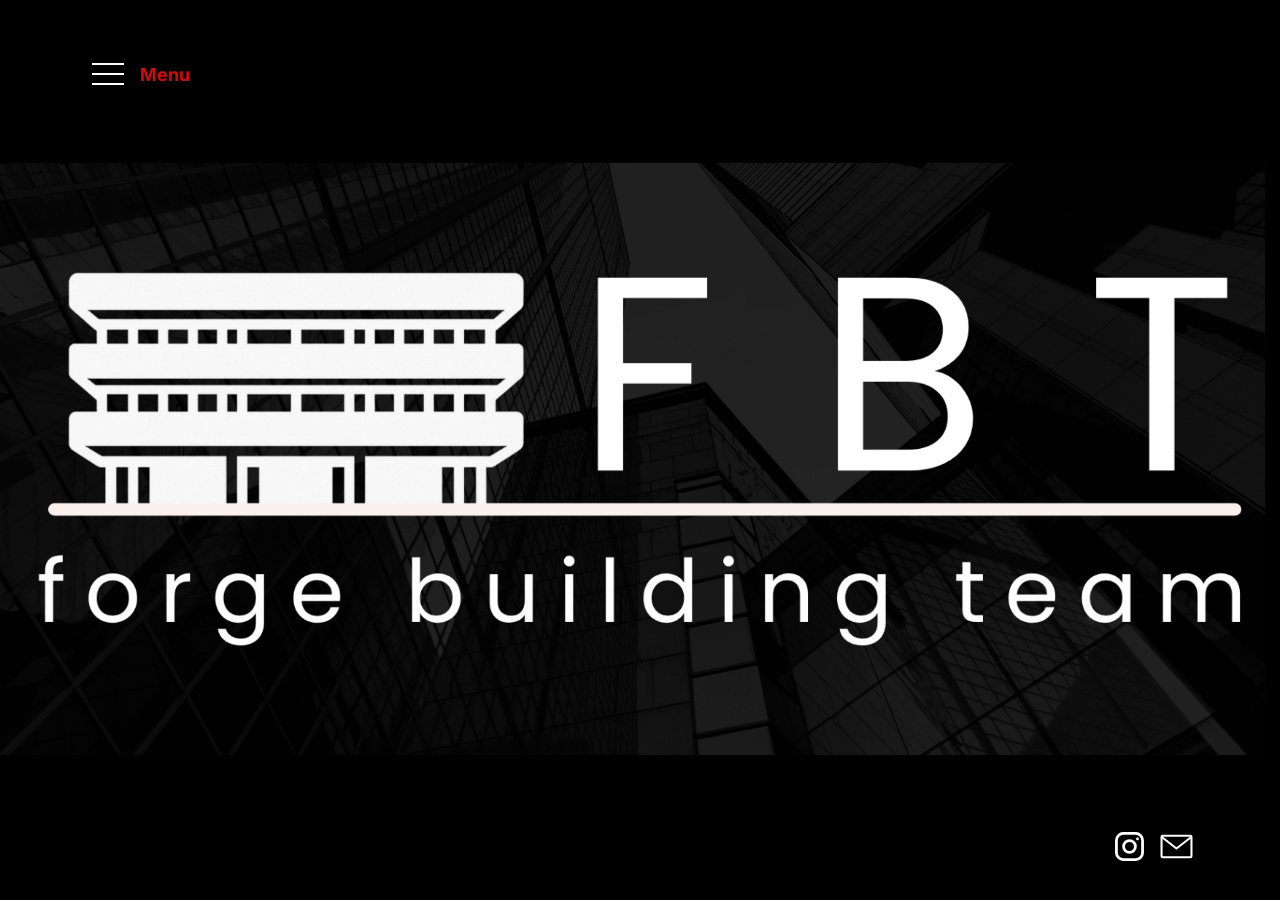
<file: index.html>
<!doctype html>
<html lang="en"><head><meta charset="utf-8"><meta name="viewport" content="width=device-width,initial-scale=1"><title>Forge Building Team</title>
<style>
html,body{margin:0;width:100%;height:100%;overflow:hidden;background:#000}
.site-frame{position:fixed;inset:0;width:100%;height:100%;border:0;background:#000;opacity:0;transition:opacity 380ms ease-in-out;pointer-events:none}
.site-frame.active{opacity:1;pointer-events:auto}
.site-frame.entering{opacity:1;pointer-events:auto}
@media(prefers-reduced-motion:reduce){.site-frame{transition:none}}
</style></head><body>
<script>
(function(){
'use strict';
var allowed=/^(?:home|about|people|services|projects|news|careers|contact|client-portal|intogram|linkedout)\.html$/;
function normalise(page){var parts=String(page||'').split('#');var path=parts[0]==='index.html'?'home.html':parts[0];return (allowed.test(path)?path:'home.html')+(allowed.test(path)&&parts.length>1?'#'+parts.slice(1).join('#'):'')}
var params=new URLSearchParams(location.search);
var current=normalise(params.get('page')||'home.html');
var active=null,pending=null,sequence=0;
function createFrame(page){var f=document.createElement('iframe');f.className='site-frame';f.title='FBT website';f.src=page;document.body.appendChild(f);return f}
function navigate(requested,push){
 var page=normalise(requested);
 if(page===current && active)return;
 var ticket=++sequence;
 if(pending){pending.remove();pending=null}
 var incoming=createFrame(page);pending=incoming;
 incoming.addEventListener('load',function(){
   if(ticket!==sequence)return;
   requestAnimationFrame(function(){requestAnimationFrame(function(){
      if(ticket!==sequence)return;
      incoming.classList.add('entering');
      if(active)active.classList.remove('active');
      var old=active;active=incoming;pending=null;current=page;
      if(push)history.pushState({page:page},'',page==='home.html'?'index.html':'index.html?page='+encodeURIComponent(page));
      setTimeout(function(){if(old&&old!==active)old.remove();incoming.classList.remove('entering');incoming.classList.add('active')},410);
   })});
 });
}
window.addEventListener('message',function(e){
 if(!Array.from(document.querySelectorAll('iframe')).some(function(f){return f.contentWindow===e.source}))return;
 if(e.data&&e.data.type==='fbt-navigate')navigate(e.data.page,true);
 if(e.data&&e.data.type==='fbt-title'&&e.source===active?.contentWindow)document.title=e.data.title;
});
window.addEventListener('popstate',function(){navigate(new URLSearchParams(location.search).get('page')||'home.html',false)});
active=createFrame(current);active.addEventListener('load',function(){active.classList.add('active')});
})();
</script></body></html>
</file>
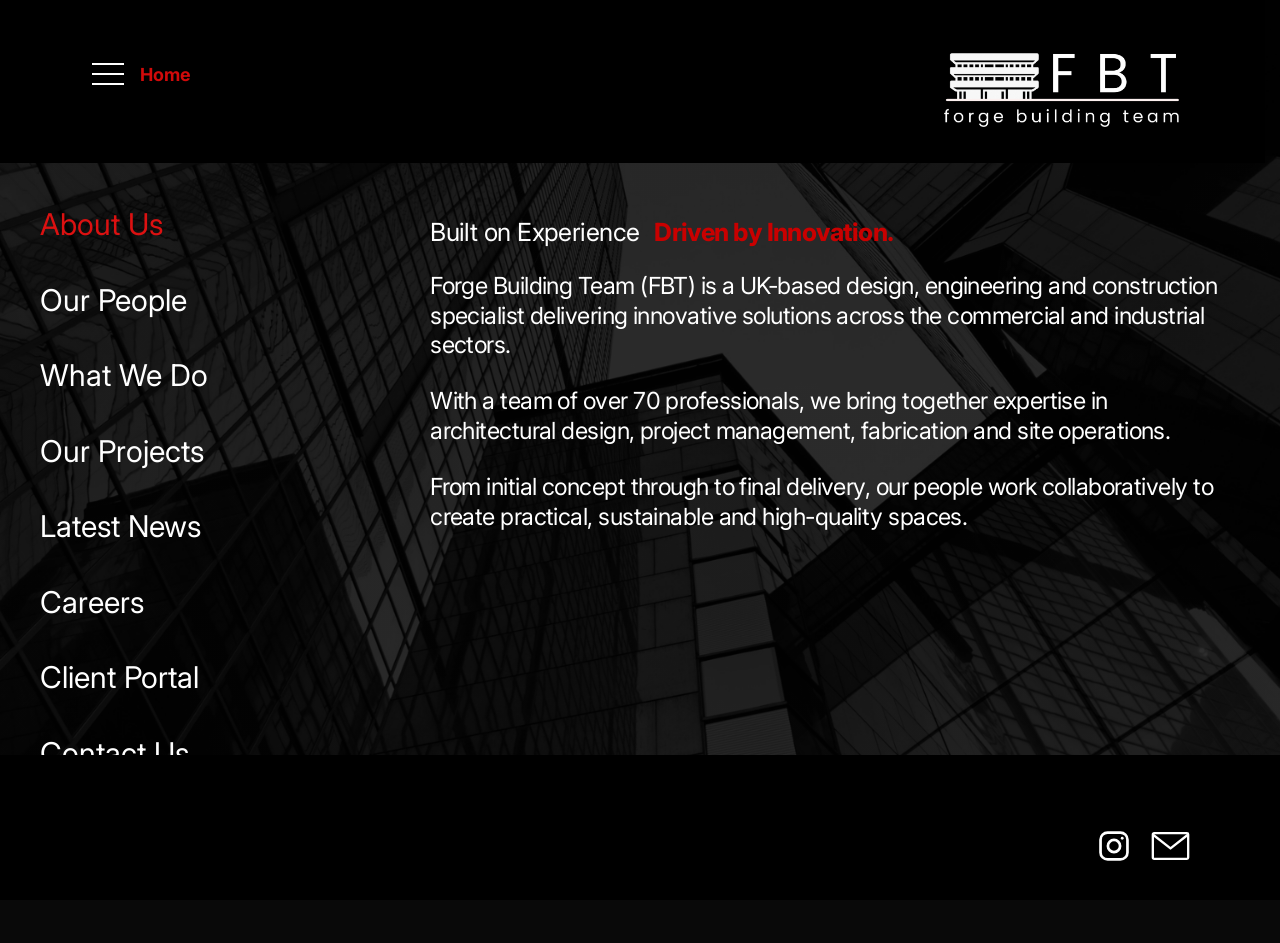
<file: about.html>
<!doctype html>
<html lang="en"><head><meta charset="utf-8"><meta name="viewport" content="width=device-width,initial-scale=1"><title>About Us | Forge Building Team</title><link rel="stylesheet" href="styles.css"><link rel="stylesheet" href="about.css"><link rel="stylesheet" href="site-frame.css"></head>
<body class="about-page">
<header class="topbar"><div class="top-left"><button class="menu-toggle" id="toggle" type="button" aria-expanded="true" aria-controls="navigation" aria-label="Toggle navigation"><span></span><span></span><span></span></button><a href="index.html" class="home-link">Home</a></div><a href="index.html" class="logo"><img src="assets/fbt-logo.png" alt="FBT forge building team"></a></header>
<div class="body-shell"><aside class="nav" id="navigation"><nav aria-label="Main navigation"><a href="about.html" class="active" aria-current="page">About Us</a><a href="people.html">Our People</a><a href="services.html">What We Do</a><a href="projects.html">Our Projects</a><a href="news.html">Latest News</a><a href="careers.html">Careers</a><a href="client-portal.html">Client Portal</a><a href="contact.html">Contact Us</a></nav></aside>
<main class="main about-main"><h1>Built on Experience <strong>Driven by Innovation.</strong></h1>
<p>Forge Building Team (FBT) is a UK-based design, engineering and construction specialist delivering innovative solutions across the commercial and industrial sectors.</p>
<p>With a team of over 70 professionals, we bring together expertise in architectural design, project management, fabrication and site operations.</p>
<p>From initial concept through to final delivery, our people work collaboratively to create practical, sustainable and high-quality spaces.</p>
</main></div>
<footer><div><a href="intogram.html" aria-label="FBT Intogram" title="FBT Intogram"><svg viewBox="0 0 24 24" aria-hidden="true"><rect x="2.5" y="2.5" width="19" height="19" rx="5"/><circle cx="12" cy="12" r="4.3"/><circle cx="17.8" cy="6.5" r="1" fill="currentColor" stroke="none"/></svg></a><a href="contact.html" aria-label="Contact Us" title="Contact Us"><svg viewBox="0 0 32 24" aria-hidden="true"><rect x="1.5" y="1.5" width="29" height="21" rx="1"/><path d="M2 3 L16 14 L30 3"/></svg></a></div></footer>
<script src="about.js"></script><script src="frame-bridge.js"></script></body></html>
</file>
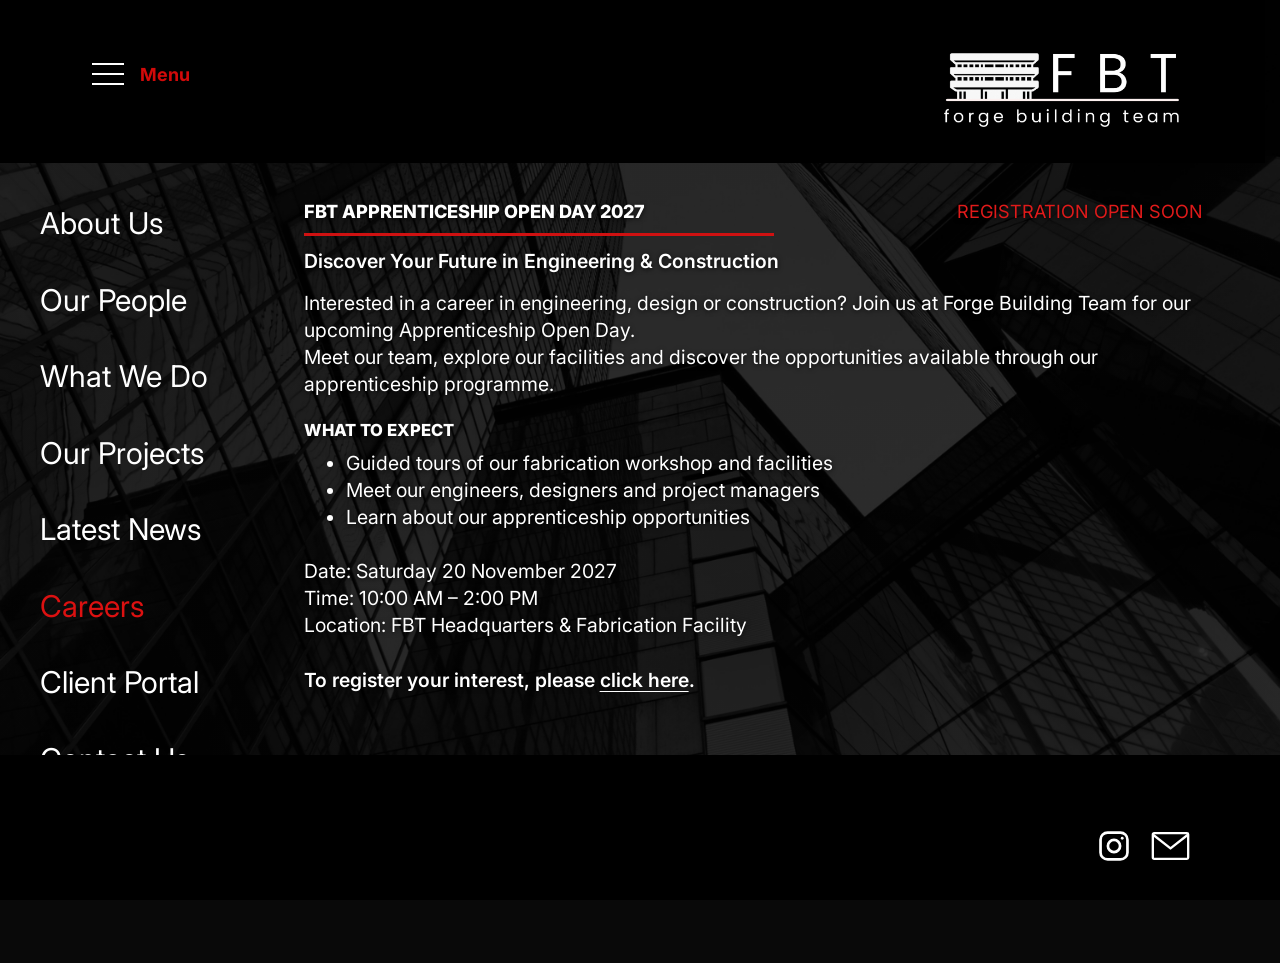
<file: careers.html>
<!DOCTYPE html>
<html lang="en"><head><meta charset="utf-8"/><meta content="width=device-width,initial-scale=1" name="viewport"/><title>Careers | Forge Building Team</title><link href="styles.css" rel="stylesheet"/><link href="sections.css" rel="stylesheet"/><link href="careers.css" rel="stylesheet"/><link href="site-frame.css" rel="stylesheet"/><link href="people-reference.css" rel="stylesheet"/></head><body><header class="topbar"><div class="top-left"><button aria-controls="navigation" aria-expanded="true" aria-label="Toggle navigation" class="menu-toggle" id="toggle" type="button"><span></span><span></span><span></span></button><a class="home-link" href="index.html">Menu</a></div><a class="logo" href="index.html"><img alt="FBT forge building team" src="assets/fbt-logo.png"/></a></header><div class="body-shell"><aside class="nav" id="navigation"><nav aria-label="Main navigation"><a href="about.html">About Us</a><a href="people.html">Our People</a><a href="services.html">What We Do</a><a href="projects.html">Our Projects</a><a href="news.html">Latest News</a><a aria-current="page" class="active" href="careers.html">Careers</a><a href="client-portal.html">Client Portal</a><a href="contact.html">Contact Us</a></nav></aside><main class="main careers-main"><div class="careers-heading"><h1>FBT APPRENTICESHIP OPEN DAY 2027</h1><span>REGISTRATION OPEN SOON</span></div><div class="careers-rule"></div><h2>Discover Your Future in Engineering &amp; Construction</h2><p>Interested in a career in engineering, design or construction? Join us at Forge Building Team for our upcoming Apprenticeship Open Day.<br/>Meet our team, explore our facilities and discover the opportunities available through our apprenticeship programme.</p><h3>WHAT TO EXPECT</h3><ul><li>Guided tours of our fabrication workshop and facilities</li><li>Meet our engineers, designers and project managers</li><li>Learn about our apprenticeship opportunities</li></ul><div class="careers-event"><p>Date: Saturday 20 November 2027</p><p>Time: 10:00 AM – 2:00 PM</p><p>Location: FBT Headquarters &amp; Fabrication Facility</p></div><p class="careers-register">To register your interest, please <button class="sim-compose-link" data-compose="hello@fbt.co.uk" type="button">click here</button>.</p></main></div><footer><div><a aria-label="FBT Intogram" href="intogram.html"><svg aria-hidden="true" viewbox="0 0 24 24"><rect height="19" rx="5" width="19" x="2.5" y="2.5"></rect><circle cx="12" cy="12" r="4.3"></circle><circle cx="17.8" cy="6.5" fill="currentColor" r="1" stroke="none"></circle></svg></a><a aria-label="Contact Us" href="contact.html"><svg aria-hidden="true" viewbox="0 0 32 24"><rect height="21" rx="1" width="29" x="1.5" y="1.5"></rect><path d="M2 3 L16 14 L30 3"></path></svg></a></div></footer><div class="fake-mail-overlay" hidden="" id="fake-mail-overlay"><div aria-label="Training email composer" aria-modal="true" class="fake-mail" role="dialog"><button aria-label="Close" class="fake-mail-close" id="fake-mail-close">×</button><h2>New message</h2><p class="fake-mail-notice">Training simulation. This message will not be sent.</p><label>To<input id="fake-mail-to" readonly=""/></label><label>Subject<input id="fake-mail-subject" placeholder="Subject"/></label><label>Message<textarea id="fake-mail-body" placeholder="Write a message..." rows="7"></textarea></label><div class="fake-mail-actions"><button id="fake-mail-discard">Discard</button><button id="fake-mail-send">Send (simulation)</button></div><p id="fake-mail-status" role="status"></p></div></div><script src="section.js"></script><script src="frame-bridge.js"></script><script src="shared-mail.js"></script></body></html>
</file>
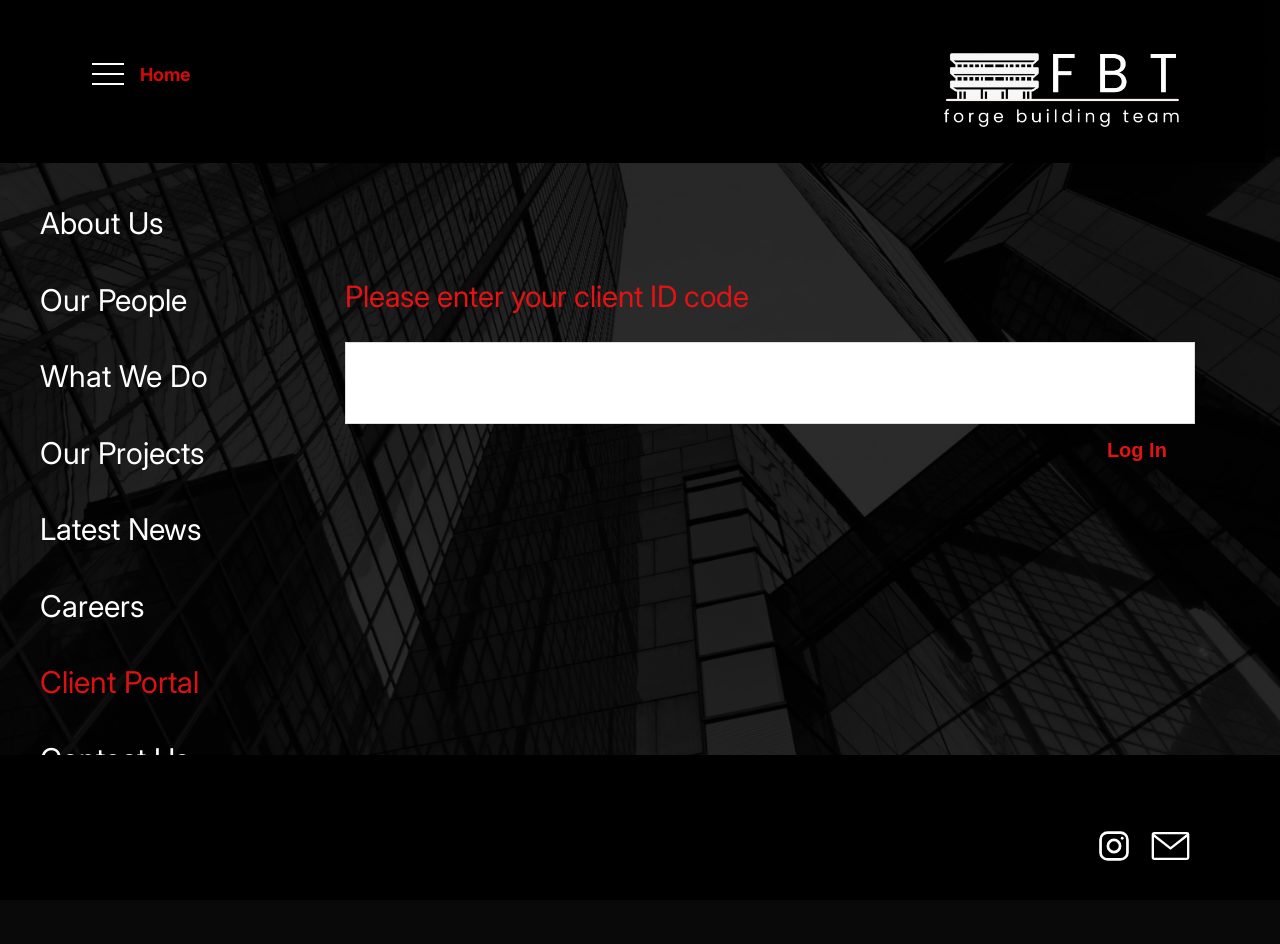
<file: client-portal.html>
<!doctype html>
<html lang="en"><head><meta charset="utf-8"><meta name="viewport" content="width=device-width,initial-scale=1"><title>Client Portal | Forge Building Team</title><link rel="stylesheet" href="styles.css"><link rel="stylesheet" href="client-portal.css"><link rel="stylesheet" href="site-frame.css"></head>
<body class="client-page">
<header class="topbar"><div class="top-left"><button class="menu-toggle" id="toggle" type="button" aria-expanded="true" aria-controls="navigation" aria-label="Toggle navigation"><span></span><span></span><span></span></button><a href="index.html" class="home-link">Home</a></div><a href="index.html" class="logo"><img src="assets/fbt-logo.png" alt="FBT forge building team"></a></header>
<div class="body-shell"><aside class="nav" id="navigation"><nav aria-label="Main navigation"><a href="about.html">About Us</a><a href="people.html">Our People</a><a href="services.html">What We Do</a><a href="projects.html">Our Projects</a><a href="news.html">Latest News</a><a href="careers.html">Careers</a><a href="client-portal.html" class="active" aria-current="page">Client Portal</a><a href="contact.html">Contact Us</a></nav></aside>
<main class="main client-main"><form id="client-login" class="client-login" autocomplete="off"><label for="client-id">Please enter your client ID code</label><input id="client-id" type="text" inputmode="numeric" aria-describedby="login-error" required><button type="submit">Log In</button><p id="login-error" class="login-error" role="alert" hidden>Incorrect client ID code. Please try again.</p></form><section id="client-success" class="client-success" hidden><img src="assets/client-crest.png" alt="Client crest"><div><p>Congratulations! You’ve successfully accessed the FBT Client Portal.</p><p class="success-red">Remember to tell your trainer what you’ve discovered during your feedback session.</p></div></section></main></div>
<footer><div><a href="intogram.html" aria-label="FBT Intogram" title="FBT Intogram"><svg viewBox="0 0 24 24" aria-hidden="true"><rect x="2.5" y="2.5" width="19" height="19" rx="5"/><circle cx="12" cy="12" r="4.3"/><circle cx="17.8" cy="6.5" r="1" fill="currentColor" stroke="none"/></svg></a><a href="contact.html" aria-label="Contact Us" title="Contact Us"><svg viewBox="0 0 32 24" aria-hidden="true"><rect x="1.5" y="1.5" width="29" height="21" rx="1"/><path d="M2 3 L16 14 L30 3"/></svg></a></div></footer>
<script>document.getElementById('toggle').addEventListener('click',function(){var n=document.getElementById('navigation');var open=n.classList.toggle('open');this.setAttribute('aria-expanded',String(open));});document.getElementById('client-login').addEventListener('submit',function(e){e.preventDefault();if(document.getElementById('client-id').value.trim()==='1212'){this.hidden=true;document.getElementById('client-success').hidden=false;startClientCelebration();}else{document.getElementById('login-error').hidden=false;}});</script><script src="frame-bridge.js"></script>
<script>
function startClientCelebration(){
  if(window.matchMedia('(prefers-reduced-motion: reduce)').matches)return;
  var canvas=document.createElement('canvas');canvas.className='client-celebration';canvas.setAttribute('aria-hidden','true');
  document.body.appendChild(canvas);var ctx=canvas.getContext('2d');if(!ctx){canvas.remove();return;}
  var width,height,dpr,particles=[],start=performance.now(),last=start;
  var colors=['#ff334f','#ffd23f','#00bcd4','#7c4dff','#4caf50','#ff8a00','#ffffff'];
  function resize(){dpr=Math.min(window.devicePixelRatio||1,2);width=window.innerWidth;height=window.innerHeight;canvas.width=Math.round(width*dpr);canvas.height=Math.round(height*dpr);canvas.style.width=width+'px';canvas.style.height=height+'px';ctx.setTransform(dpr,0,0,dpr,0,0);}
  resize();window.addEventListener('resize',resize);
  for(var i=0;i<160;i++)particles.push({kind:'confetti',x:Math.random()*width,y:-Math.random()*height*.9-10,vx:(Math.random()-.5)*2.5,vy:2.3+Math.random()*3.4,spin:Math.random()*6.28,vs:(Math.random()-.5)*.15,w:5+Math.random()*7,h:7+Math.random()*9,color:colors[i%colors.length]});
  function burst(x,y){for(var j=0;j<52;j++){var a=Math.random()*Math.PI*2,s=1.7+Math.random()*5;particles.push({kind:'spark',x:x,y:y,vx:Math.cos(a)*s,vy:Math.sin(a)*s,life:1,decay:.010+Math.random()*.012,color:colors[Math.floor(Math.random()*colors.length)]});}}
  var bursts=[{t:250,x:.22,y:.30},{t:650,x:.77,y:.24},{t:1050,x:.49,y:.17},{t:1550,x:.83,y:.42},{t:2050,x:.16,y:.44}];
  function draw(now){var elapsed=now-start,dt=Math.min((now-last)/16.67,2);last=now;ctx.clearRect(0,0,width,height);
    while(bursts.length&&elapsed>=bursts[0].t){var b=bursts.shift();burst(width*b.x,height*b.y);}
    for(var k=particles.length-1;k>=0;k--){var p=particles[k];p.x+=p.vx*dt;p.y+=p.vy*dt;
      if(p.kind==='confetti'){p.vy+=.025*dt;p.spin+=p.vs*dt;ctx.save();ctx.translate(p.x,p.y);ctx.rotate(p.spin);ctx.fillStyle=p.color;ctx.fillRect(-p.w/2,-p.h/2,p.w,p.h);ctx.restore();if(p.y>height+30)particles.splice(k,1);}
      else{p.vy+=.045*dt;p.vx*=.991;p.vy*=.991;p.life-=p.decay*dt;ctx.globalAlpha=Math.max(0,p.life);ctx.fillStyle=p.color;ctx.beginPath();ctx.arc(p.x,p.y,2.3,0,Math.PI*2);ctx.fill();ctx.globalAlpha=1;if(p.life<=0)particles.splice(k,1);}}
    if(elapsed<5400){requestAnimationFrame(draw);}else{window.removeEventListener('resize',resize);canvas.remove();}}
  requestAnimationFrame(draw);
}
</script>
</body></html>
</file>
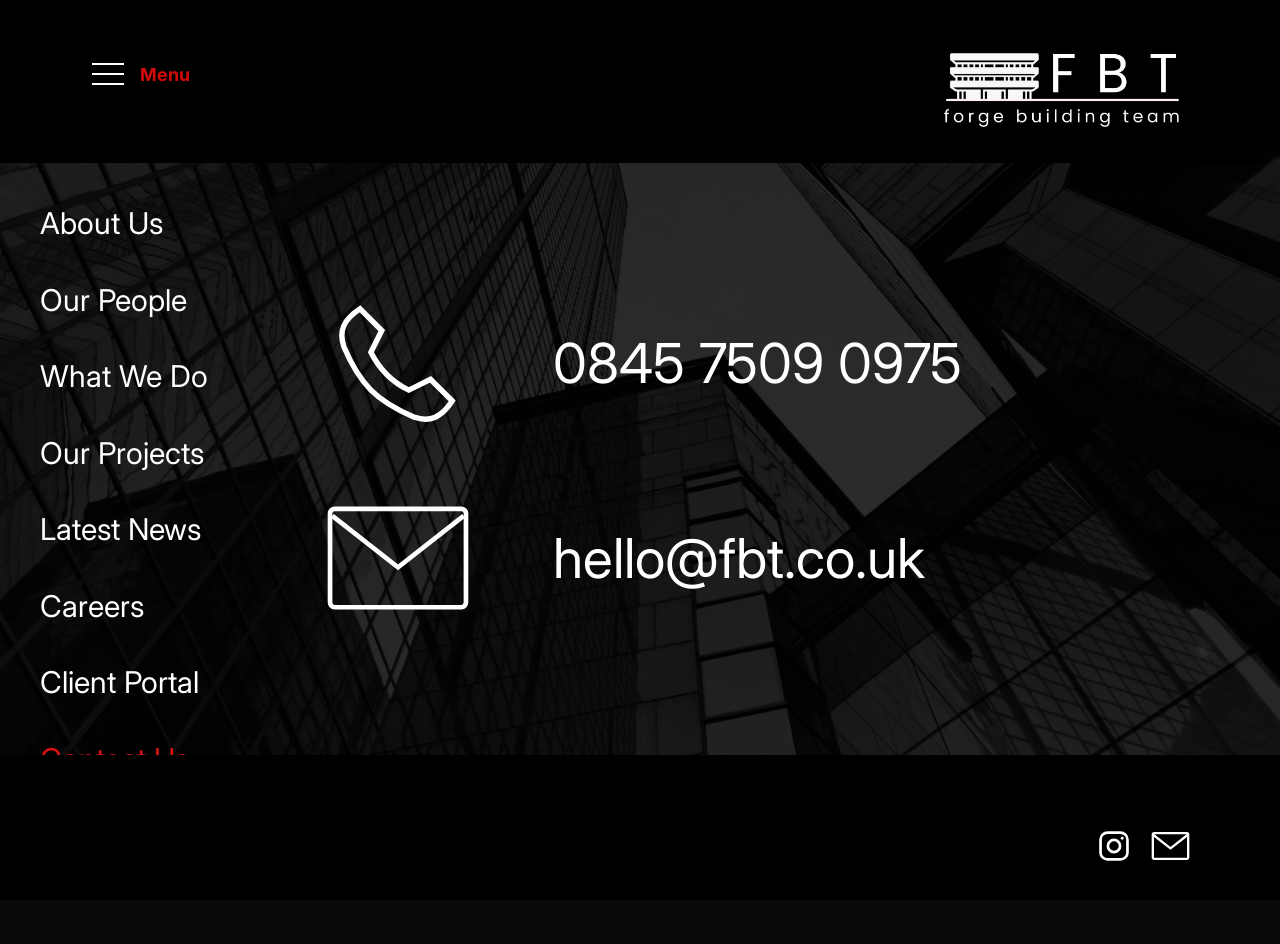
<file: contact.html>
<!DOCTYPE html>
<html lang="en">
<head>
  <meta charset="utf-8"/>
  <meta name="viewport" content="width=device-width,initial-scale=1"/>
  <title>Contact Us | Forge Building Team</title>
  <link href="styles.css" rel="stylesheet"/>
  <link href="site-frame.css" rel="stylesheet"/>
  <link href="people-reference.css" rel="stylesheet"/>
</head>

<body>
  <header class="topbar">
    <div class="top-left">
      <button aria-controls="navigation" aria-expanded="true"
              aria-label="Toggle navigation"
              class="menu-toggle" id="toggle">
        <span></span><span></span><span></span>
      </button>
      <a class="home-link" href="index.html">Menu</a>
    </div>
    <a class="logo" href="index.html">
      <img alt="FBT forge building team" src="assets/fbt-logo.png"/>
    </a>
  </header>

  <div class="body-shell">
    <aside class="nav" id="navigation">
      <nav aria-label="Main navigation">
        <a href="about.html">About Us</a>
        <a href="people.html">Our People</a>
        <a href="services.html">What We Do</a>
        <a href="projects.html">Our Projects</a>
        <a href="news.html">Latest News</a>
        <a href="careers.html">Careers</a>
        <a href="client-portal.html">Client Portal</a>
        <a class="active" href="contact.html">Contact Us</a>
      </nav>
    </aside>

    <main class="contact-main">
      <div class="contact-method phone-display">
        <svg aria-hidden="true" viewBox="0 0 24 24">
          <path d="M5 2l4 4-2 4c1.6 3.2 3.9 5.5 7 7l4-2 4 4c-2 3-4 4-7 3C8 19 5 16 2 9 1 6 2 4 5 2Z"></path>
        </svg>
        <span>0845 7509 0975</span>
      </div>

      <button class="contact-method"
              data-compose="hello@fbt.co.uk"
              type="button">
        <svg aria-hidden="true" viewBox="0 0 32 24">
          <rect height="21" rx="1" width="29" x="1.5" y="1.5"></rect>
          <path d="M2 3L16 14 30 3"></path>
        </svg>
        <span>hello@fbt.co.uk</span>
      </button>
    </main>
  </div>

  <footer>
    <div>
      <a aria-label="FBT Intogram" href="intogram.html">
        <svg aria-hidden="true" viewBox="0 0 24 24">
          <rect height="19" rx="5" width="19" x="2.5" y="2.5"></rect>
          <circle cx="12" cy="12" r="4.3"></circle>
          <circle cx="17.8" cy="6.5" fill="currentColor" r="1" stroke="none"></circle>
        </svg>
      </a>
      <a aria-label="Contact Us" href="contact.html">
        <svg aria-hidden="true" viewBox="0 0 32 24">
          <rect height="21" rx="1" width="29" x="1.5" y="1.5"></rect>
          <path d="M2 3 L16 14 L30 3"></path>
        </svg>
      </a>
    </div>
  </footer>

  <div class="fake-mail-overlay" hidden id="fake-mail-overlay">
    <div aria-label="Training email composer"
         aria-modal="true" class="fake-mail" role="dialog">
      <button aria-label="Close" class="fake-mail-close"
              id="fake-mail-close">×</button>
      <h2>New message</h2>
      <p class="fake-mail-notice">
        Training simulation. This message will not be sent.
      </p>
      <label>To
        <input id="fake-mail-to" readonly/>
      </label>
      <label>Subject
        <input id="fake-mail-subject" placeholder="Subject"/>
      </label>
      <label>Message
        <textarea id="fake-mail-body"
                  placeholder="Write a message..." rows="7"></textarea>
      </label>
      <div class="fake-mail-actions">
        <button id="fake-mail-discard">Discard</button>
        <button id="fake-mail-send">Send (simulation)</button>
      </div>
      <p id="fake-mail-status" role="status"></p>
    </div>
  </div>

  <script>
    document.getElementById('toggle').addEventListener('click', () => {
      const n = document.getElementById('navigation');
      const open = n.classList.toggle('open');
      document.getElementById('toggle').setAttribute('aria-expanded', String(open));
    });
  </script>
  <script src="frame-bridge.js"></script>
  <script src="shared-mail.js"></script>
</body>
</html>
</file>
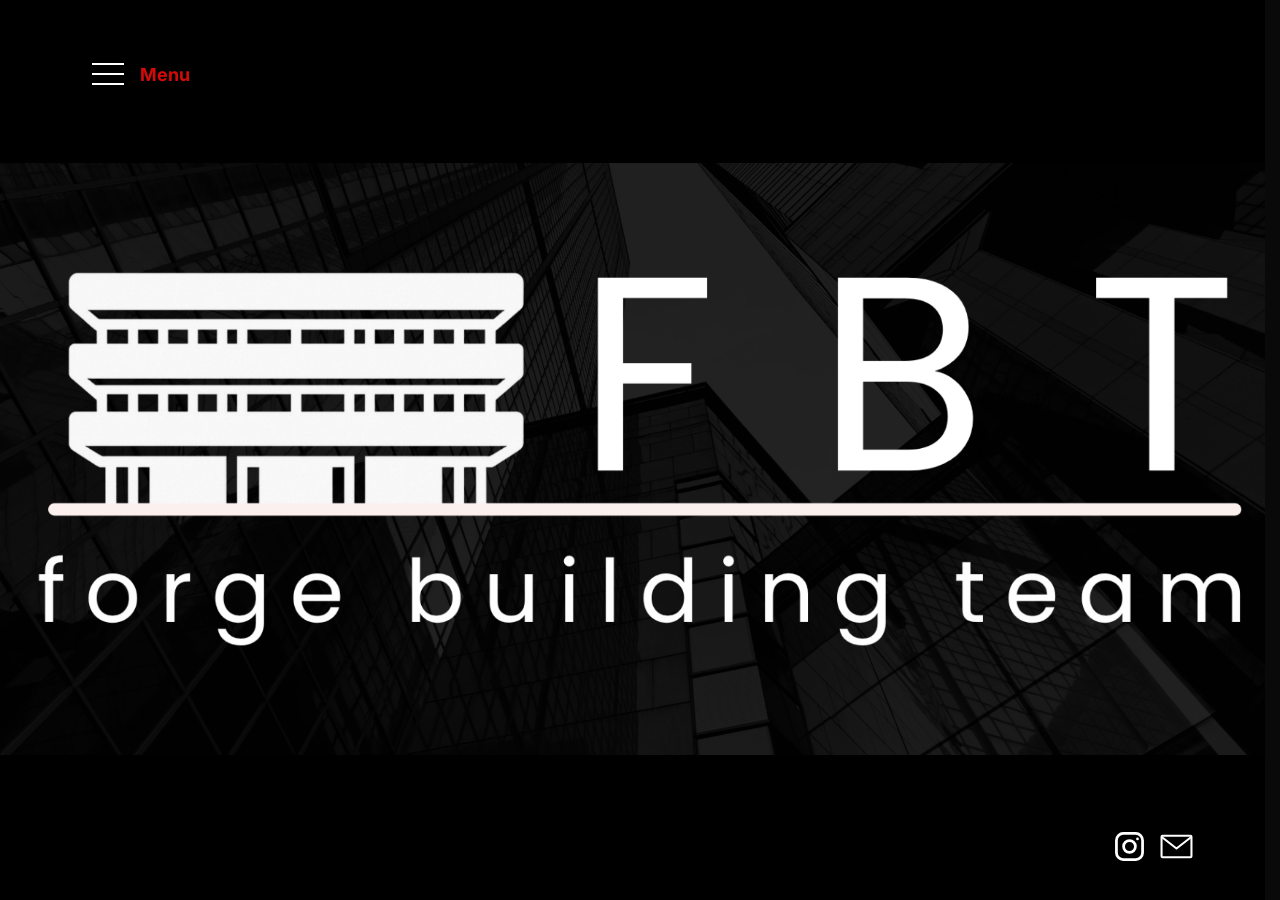
<file: home.html>
<!doctype html>
<html lang="en"><head><meta charset="utf-8"><meta name="viewport" content="width=device-width, initial-scale=1"><title>Home | Forge Building Team</title><link rel="stylesheet" href="home.css"><link rel="stylesheet" href="site-frame.css"></head>
<body>
<header class="topbar"><div class="top-left"><button class="menu-toggle" id="toggle" type="button" aria-expanded="false" aria-controls="navigation" aria-label="Open menu"><span></span><span></span><span></span></button><a class="home-link" href="index.html">Menu</a></div></header>
<div class="scene"><video class="background-video" autoplay muted loop playsinline preload="metadata" poster="assets/architecture.png"><source src="assets/home-background.mp4" type="video/mp4"></video><nav class="nav" id="navigation" aria-label="Main navigation" hidden><a href="about.html">About Us</a><a href="people.html">Our People</a><a href="services.html">What We Do</a><a href="projects.html">Our Projects</a><a href="news.html">Latest News</a><a href="careers.html">Careers</a><a href="client-portal.html">Client Portal</a><a href="contact.html">Contact Us</a></nav><main class="hero" id="hero"><img src="assets/fbt-logo.png" alt="FBT forge building team"></main></div>
<footer><div class="footer-links"><a href="intogram.html" aria-label="FBT Intogram" title="FBT Intogram"><svg viewBox="0 0 24 24" aria-hidden="true"><rect x="2.5" y="2.5" width="19" height="19" rx="5"/><circle cx="12" cy="12" r="4.3"/><circle cx="17.8" cy="6.5" r="1" fill="currentColor" stroke="none"/></svg></a><a href="contact.html" aria-label="Contact Us" title="Contact Us"><svg viewBox="0 0 32 24" aria-hidden="true"><rect x="1.5" y="1.5" width="29" height="21" rx="1"/><path d="M2 3 L16 14 L30 3"/></svg></a></div></footer>
<script src="home.js"></script><script src="frame-bridge.js"></script></body></html>
</file>
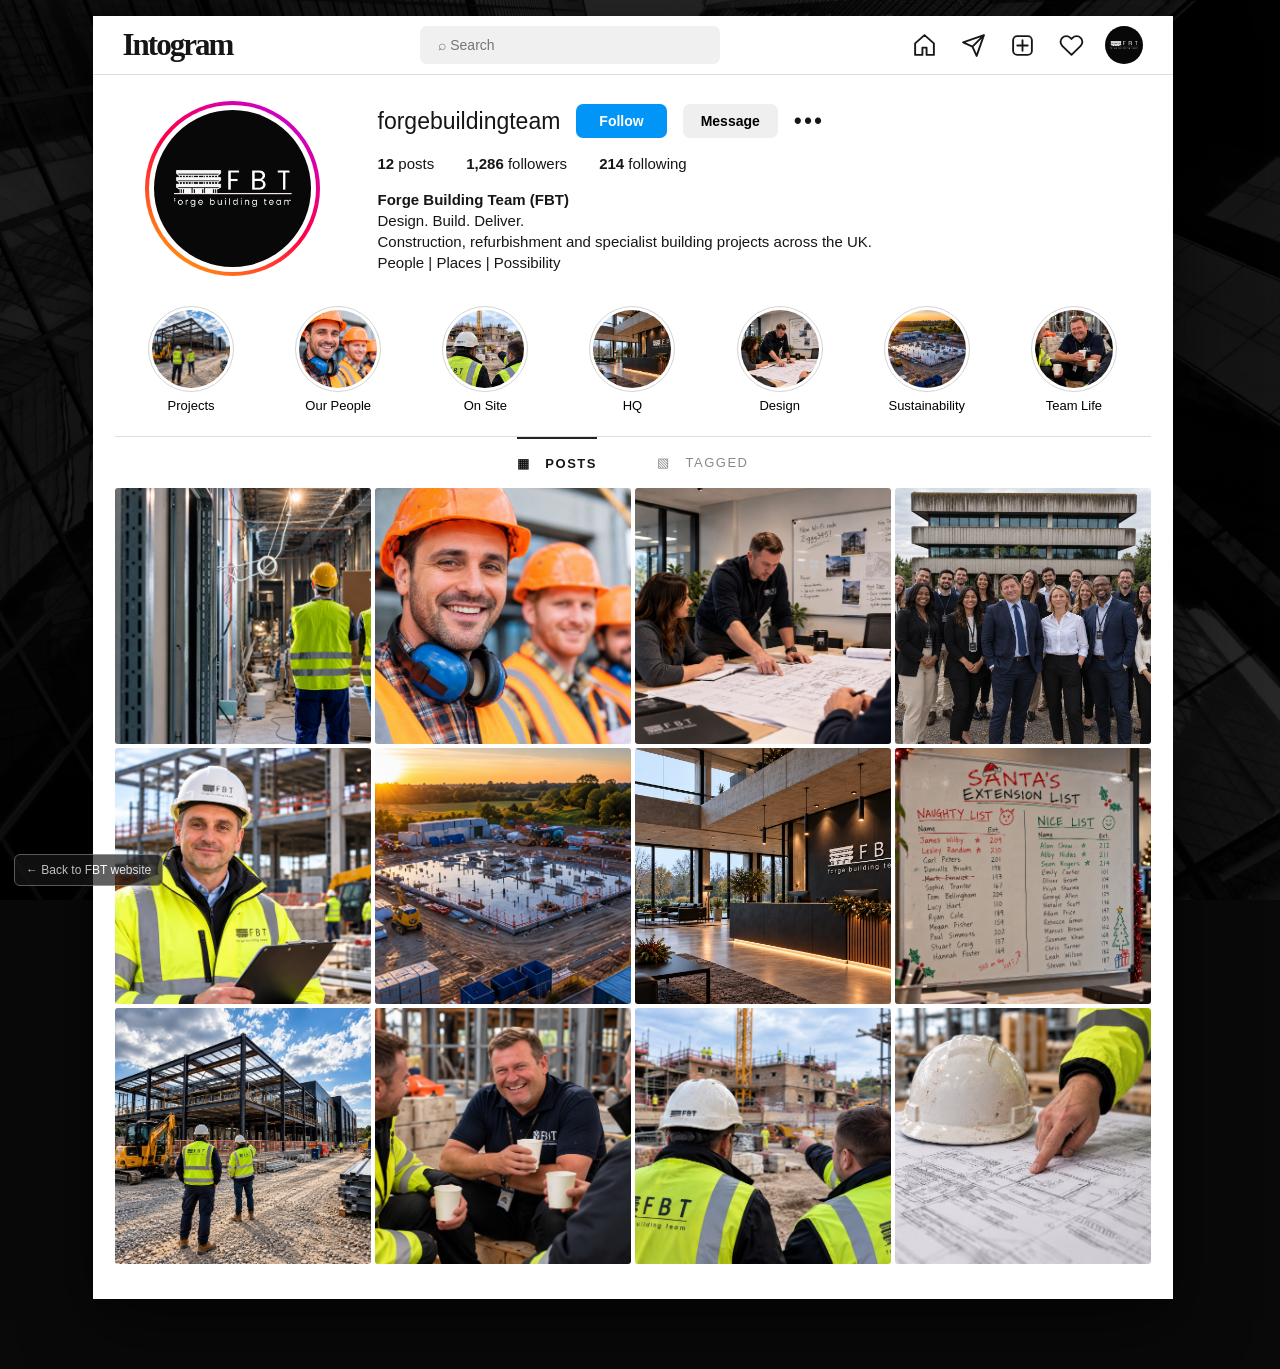
<file: intogram.html>
<!doctype html><html lang="en"><head><meta charset="utf-8"><meta name="viewport" content="width=device-width,initial-scale=1"><title>Intogram | Forge Building Team</title><link rel="stylesheet" href="site-frame.css"><style>
*{box-sizing:border-box}body{margin:0;background:#fff;color:#161616;font:14px Arial,Helvetica,sans-serif}button,input{font:inherit}button{cursor:pointer}button:focus-visible,a:focus-visible{outline:3px solid #f04;outline-offset:2px}.back{position:fixed;top:16px;left:16px;background:#171717e8;color:#fff;border:1px solid #777;text-decoration:none;padding:10px 14px;border-radius:6px;z-index:30}.shell{background:#fff;max-width:1220px;margin:0 auto 45px;min-height:95vh;box-shadow:0 18px 70px #0009}.topbar{height:64px;border-bottom:1px solid #dedede;display:flex;align-items:center;justify-content:space-between;padding:0 28px;gap:25px}.brand{font:bold italic 33px Georgia,serif;letter-spacing:-2px}.search{background:#f0f0f0;border:0;border-radius:7px;padding:11px 18px;width:270px;max-width:32vw}.topicons{display:flex;align-items:center;gap:21px}.iconbtn{background:none;border:0;padding:3px;display:inline-grid;place-items:center;color:#171717}.iconbtn svg{width:25px;height:25px;stroke:currentColor;fill:none;stroke-width:1.8;stroke-linecap:round;stroke-linejoin:round}.avatar-small{width:32px;height:32px;background:#080808;border-radius:50%;object-fit:contain;padding:5px}.content{padding:24px 24px 52px}.profile{display:flex;align-items:center;gap:75px;padding:14px 45px 20px}.profile-ring{border:4px solid transparent;background:linear-gradient(#fff,#fff) padding-box,linear-gradient(35deg,#ffb900,#f04,#bd00f5) border-box;border-radius:50%;padding:5px;width:192px;height:192px;flex:none}.profile-ring img{width:100%;height:100%;border-radius:50%;background:#080808;object-fit:contain;padding:24px}.profile-main{min-width:0}.profile-header{display:flex;align-items:center;gap:16px;flex-wrap:wrap}.username{font-size:26px;font-weight:500}.follow{background:#0095f6;color:white;border:0;border-radius:7px;padding:9px 23px;font-weight:bold}.follow.following{background:#e8e8e8;color:#222}.message{background:#efefef;border:0;border-radius:7px;padding:9px 18px;font-weight:bold}.stats{display:flex;gap:38px;margin:21px 0;font-size:15px}.bio{line-height:1.52;font-size:15px}.highlights{display:flex;justify-content:space-around;gap:14px;padding:22px 0 28px;overflow-x:auto}.highlight{background:none;border:0;text-align:center;min-width:112px;font-size:13px;font-weight:bold}.highlight img{display:block;width:104px;height:104px;object-fit:cover;border-radius:50%;border:3px solid white;outline:1px solid #d4d4d4;margin:0 auto 10px}.tabs{display:flex;justify-content:center;gap:60px;border-top:1px solid #ddd;height:52px;align-items:center;font-size:12px;letter-spacing:1.5px}.tabs b{height:100%;display:flex;align-items:center;border-top:2px solid #222}.tabs span{color:#888}.grid{display:grid;grid-template-columns:repeat(4,minmax(0,1fr));gap:6px}.tile{aspect-ratio:1;background:#eee;padding:0;border:0;overflow:hidden;position:relative}.tile img{width:100%;height:100%;object-fit:cover;display:block}.tile .tile-overlay{position:absolute;inset:0;background:#0008;color:white;display:flex;align-items:center;justify-content:center;gap:20px;opacity:0;font-weight:bold;font-size:17px}.tile:hover .tile-overlay,.tile:focus-visible .tile-overlay{opacity:1}.modal[hidden],.toast[hidden]{display:none}.modal{position:fixed;inset:0;z-index:100;background:#000d;display:flex;justify-content:center;align-items:center;padding:36px}.post{background:#fff;width:min(1020px,100%);max-height:calc(100dvh - 72px);display:grid;grid-template-columns:minmax(0,1.15fr) minmax(310px,.85fr);overflow:hidden;border-radius:4px}.post-image-wrap{min-height:460px;background:#141414;display:grid;place-items:center;overflow:hidden}.post-image{width:100%;height:100%;max-height:calc(100dvh - 72px);object-fit:contain}.post-right{min-height:0;display:flex;flex-direction:column}.post-account{display:flex;align-items:center;gap:10px;padding:15px;border-bottom:1px solid #e8e8e8}.post-account img{width:35px;height:35px;border-radius:50%;background:#080808;object-fit:contain;padding:6px}.post-account strong{font-size:14px}.post-text{padding:15px 17px;overflow-y:auto;flex:1;min-height:120px}.post-text p{line-height:1.48;margin:8px 0 13px}.hashtags{color:#164b8c;line-height:1.7}.comments{margin-top:20px}.comment{line-height:1.55;margin-bottom:12px}.comment strong{margin-right:6px}.actions{border-top:1px solid #eee;padding:10px 14px}.action-row{display:flex;gap:17px;align-items:center}.action-row .save{margin-left:auto}.action-row .iconbtn svg{width:26px;height:26px}.liked{color:#ed2452}.liked svg{fill:#ed2452;stroke:#ed2452}.likes{font-weight:bold;margin:12px 0 6px}.date{font-size:10px;letter-spacing:.6px;color:#8e8e8e}.addcomment{display:flex;border-top:1px solid #eee;margin-top:12px;padding-top:10px;gap:8px}.addcomment input{border:0;outline:0;flex:1;min-width:0}.addcomment button{border:0;background:none;color:#0095f6;font-weight:bold}.post-nav{display:flex;justify-content:space-between;padding:10px 15px;border-top:1px solid #eee}.post-nav button{background:none;border:0;color:#555;font-size:12px}.close{position:fixed;right:15px;top:12px;border:0;background:none;color:#fff;font-size:38px;line-height:1}.toast{position:fixed;bottom:24px;left:50%;transform:translateX(-50%);background:#252525;color:white;padding:12px 18px;border-radius:6px;z-index:150;box-shadow:0 4px 22px #0005}.notice{font-size:11px;color:#999;text-align:center;margin:22px 0 0}@media(max-width:800px){.shell{margin:0;min-height:100vh}.back{top:auto;bottom:14px;left:12px;font-size:12px}.topbar{height:56px;padding:0 13px}.brand{font-size:25px}.search{display:none}.topicons{gap:11px}.topicons .iconbtn svg{width:21px;height:21px}.content{padding:12px 7px 50px}.profile{gap:17px;padding:12px 4px}.profile-ring{width:92px;height:92px;padding:3px}.profile-ring img{padding:14px}.username{font-size:17px}.profile-header{gap:7px}.follow,.message{padding:7px 10px;font-size:12px}.stats{gap:13px;font-size:12px;margin:11px 0}.bio{font-size:12px}.highlights{justify-content:flex-start;gap:4px}.highlight{min-width:80px;font-size:11px}.highlight img{width:64px;height:64px}.grid{grid-template-columns:repeat(3,minmax(0,1fr));gap:3px}.modal{padding:30px 8px}.post{display:flex;flex-direction:column;max-width:530px;max-height:calc(100dvh - 60px);overflow-y:auto}.post-image-wrap{min-height:0;height:min(44vh,400px);flex:none}.post-image{max-height:100%;height:100%}.post-right{min-height:0}.post-text{max-height:25vh;min-height:90px}.close{top:3px;right:9px}}

/* Version 31: reference-matched, full-size social profile over FBT architecture. */
html,body{min-height:100%;}
body{padding:20px clamp(14px,2.4vw,46px) 42px!important;}
.shell{width:100%;max-width:1450px;margin:0 auto 20px;min-height:calc(100vh - 60px);box-shadow:0 24px 80px rgba(0,0,0,.56);}
.topbar{height:74px;padding:0 clamp(22px,3vw,54px);gap:35px;}
.brand{font-size:38px;font-family:'Brush Script MT','Segoe Script',cursive;font-style:normal;font-weight:700;letter-spacing:-2px;}
.search{width:360px;max-width:33vw;}
.topicons{gap:25px}.topicons .iconbtn svg{width:29px;height:29px}.avatar-small{width:38px;height:38px}
.content{padding:22px 28px 44px;}
.profile{padding:12px 52px 16px;gap:clamp(55px,7vw,130px);align-items:center;}
.profile-ring{width:216px;height:216px;}.profile-ring img{padding:25px}
.username{font-size:28px}.stats{font-size:17px;gap:52px;margin:22px 0}.bio{font-size:17px;line-height:1.5}
.highlights{padding:25px 8px 30px;justify-content:space-between;gap:8px}
.highlight{min-width:118px;font-size:15px;font-weight:400}.highlight img{width:112px;height:112px;margin-bottom:12px}
.tabs{height:60px;font-size:13px}.grid{gap:5px}.tile{border-radius:3px}
.back{position:fixed;top:auto;bottom:14px;left:14px;font-size:12px;opacity:.75;padding:8px 11px;z-index:50}
.post{width:min(1150px,96vw);grid-template-columns:minmax(0,1.18fr) minmax(350px,.82fr)}
@media(max-width:950px){body{padding:12px!important}.shell{min-height:calc(100vh - 24px)}.profile{gap:28px;padding:10px 15px}.profile-ring{width:145px;height:145px}.profile-ring img{padding:17px}.username{font-size:22px}.stats{gap:19px;font-size:14px}.bio{font-size:14px}.highlight{min-width:90px;font-size:12px}.highlight img{width:80px;height:80px}.content{padding:15px}}
@media(max-width:600px){body{padding:0!important}.shell{margin:0;min-height:100vh}.topbar{height:57px;padding:0 12px;gap:8px}.brand{font-size:28px}.topicons{gap:12px}.topicons .iconbtn svg{width:22px;height:22px}.avatar-small{width:30px;height:30px}.content{padding:8px 4px 40px}.profile{gap:14px;padding:10px 5px}.profile-ring{width:92px;height:92px}.profile-ring img{padding:10px}.username{font-size:17px}.stats{gap:10px;font-size:11px;margin:12px 0}.bio{font-size:11px}.highlights{justify-content:flex-start;gap:6px;overflow-x:auto;padding:15px 0 22px}.highlight{min-width:78px;font-size:11px}.highlight img{width:64px;height:64px}.grid{grid-template-columns:repeat(3,minmax(0,1fr));gap:3px}.tabs{height:48px}.back{bottom:6px;left:6px;font-size:10px;opacity:.7}.post{width:100%;grid-template-columns:1fr}}

/* Version 32: restore the complete social profile and prevent opening at the grid. */
html {scroll-behavior:auto!important;}
body {padding:16px 18px 48px!important;}
.shell {width:min(100%,1080px)!important;max-width:1080px!important;min-height:0!important;margin:0 auto 22px!important;background:#fff!important;position:relative;z-index:1;box-shadow:0 22px 65px #0009;overflow:visible;}
.topbar {height:59px!important;padding:0 30px!important;gap:18px!important;background:#fff!important;display:flex!important;visibility:visible!important;opacity:1!important;}
.brand {font-size:31px!important;}
.search {width:300px!important;max-width:32vw!important;}
.topicons {gap:18px!important;}
.topicons .iconbtn svg {width:25px!important;height:25px!important;}
.content {padding:14px 22px 35px!important;display:block!important;visibility:visible!important;opacity:1!important;}
.profile {display:flex!important;visibility:visible!important;opacity:1!important;padding:12px 30px 10px!important;gap:58px!important;align-items:center!important;}
.profile-ring {width:175px!important;height:175px!important;flex-shrink:0;}
.profile-ring img {padding:19px!important;}
.username {font-size:23px!important;}
.stats {font-size:15px!important;gap:32px!important;margin:17px 0!important;}
.bio {font-size:15px!important;line-height:1.4!important;}
.highlights {display:flex!important;visibility:visible!important;opacity:1!important;padding:20px 6px 22px!important;justify-content:space-between!important;gap:6px!important;}
.highlight {min-width:0!important;flex:1;font-size:13px!important;}
.highlight img {width:84px!important;height:84px!important;margin-bottom:7px!important;}
.tabs {display:flex!important;visibility:visible!important;opacity:1!important;height:52px!important;}
.grid {display:grid!important;grid-template-columns:repeat(4,minmax(0,1fr))!important;gap:4px!important;}
.tile {aspect-ratio:1!important;overflow:hidden!important;}
.tile img {width:100%!important;height:100%!important;object-fit:cover!important;}
.back {z-index:50;}
@media(max-width:760px){body{padding:8px!important}.topbar{padding:0 12px!important}.content{padding:10px!important}.profile{gap:16px!important;padding:10px 5px!important}.profile-ring{width:110px!important;height:110px!important}.profile-ring img{padding:12px!important}.username{font-size:18px!important}.stats{gap:10px!important;font-size:12px!important;margin:10px 0!important}.bio{font-size:12px!important}.highlights{overflow-x:auto!important;justify-content:flex-start!important}.highlight{flex:0 0 80px!important}.highlight img{width:67px!important;height:67px!important}.search{display:none!important}.topicons{gap:8px!important}}
@media(max-width:480px){.profile-ring{width:78px!important;height:78px!important}.profile{align-items:flex-start!important}.profile-actions{flex-wrap:wrap!important}.stats{flex-wrap:wrap!important}.grid{grid-template-columns:repeat(3,minmax(0,1fr))!important}}
</style><script>if("scrollRestoration" in history)history.scrollRestoration="manual";window.addEventListener("pageshow",function(){if(!location.hash)window.scrollTo(0,0)});</script></head><body><a class="back" href="index.html">← Back to FBT website</a><main class="shell"><header class="topbar"><div class="brand">Intogram</div><input class="search" placeholder="⌕ Search" aria-label="Search (decorative)" readonly><nav class="topicons" aria-label="Intogram navigation"><button class="iconbtn" aria-label="Home" id="home"><svg viewBox="0 0 24 24"><path d="m3 10 9-8 9 8v11h-7v-7h-4v7H3z"/></svg></button><button class="iconbtn" aria-label="Share profile" id="share-profile"><svg viewBox="0 0 24 24"><path d="M22 2 11 13M22 2 15 22l-4-9-9-4z"/></svg></button><button class="iconbtn" aria-label="Explore posts" id="explore"><svg viewBox="0 0 24 24"><rect x="3" y="3" width="18" height="18" rx="4"/><path d="M12 7v10M7 12h10"/></svg></button><span class="iconbtn" aria-label="Notifications" title="Notifications" style="position:relative"><svg viewBox="0 0 24 24" aria-hidden="true" style="width:27px;height:27px;stroke:currentColor;fill:none;stroke-width:1.8;stroke-linecap:round;stroke-linejoin:round"><path d="M20.8 4.6a5.5 5.5 0 0 0-7.8 0L12 5.7l-1.1-1.1a5.5 5.5 0 0 0-7.8 7.8L12 21l8.8-8.6a5.5 5.5 0 0 0 0-7.8z"/></svg></span><img class="avatar-small" src="assets/fbt-logo.png" alt="FBT"></nav></header><div class="content"><section class="profile"><div class="profile-ring"><img src="assets/fbt-logo.png" alt="FBT logo"></div><div class="profile-main"><div class="profile-header"><span class="username">forgebuildingteam</span><button class="follow" id="follow" type="button">Follow</button><button class="message" id="message" type="button">Message</button><span aria-hidden="true" style="font-size:23px;letter-spacing:2px">•••</span></div><div class="stats"><span><b>12</b> posts</span><span><b id="followers">1,286</b> followers</span><span><b>214</b> following</span></div><div class="bio"><strong>Forge Building Team (FBT)</strong><br>Design. Build. Deliver.<br>Construction, refurbishment and specialist building projects across the UK.<br>People | Places | Possibility</div></div></section><div class="highlights" id="highlights"></div><div class="tabs"><b>▦ &nbsp; POSTS</b><span>▧ &nbsp; TAGGED</span></div><div class="grid" id="grid"></div></div></main><div class="modal" id="modal" hidden role="dialog" aria-modal="true" aria-label="Intogram post"><button class="close" id="close" aria-label="Close post">×</button><article class="post"><div class="post-image-wrap"><img class="post-image" id="post-image" alt=""></div><div class="post-right"><div class="post-account"><img src="assets/fbt-logo.png" alt=""><strong>forgebuildingteam</strong><span style="margin-left:auto;color:#555">•••</span></div><div class="post-text"><div id="post-caption"></div><div class="comments" id="comments"></div></div><div class="actions"><div class="action-row"><button class="iconbtn" id="like" aria-label="Like post"><svg viewBox="0 0 24 24"><path d="M20.8 4.6a5.5 5.5 0 0 0-7.8 0L12 5.7l-1.1-1.1a5.5 5.5 0 0 0-7.8 7.8L12 21l8.8-8.6a5.5 5.5 0 0 0 0-7.8z"/></svg></button><button class="iconbtn" id="comment-focus" aria-label="Add comment"><svg viewBox="0 0 24 24"><path d="M21 11.5a8.5 8.5 0 0 1-8.5 8.5 9 9 0 0 1-4-.9L3 21l1.9-5.5A8.5 8.5 0 1 1 21 11.5z"/></svg></button><button class="iconbtn" id="share" aria-label="Share post"><svg viewBox="0 0 24 24"><path d="M22 2 11 13M22 2 15 22l-4-9-9-4z"/></svg></button><button class="iconbtn save" id="save" aria-label="Save post"><svg viewBox="0 0 24 24"><path d="M5 3h14v18l-7-5-7 5z"/></svg></button></div><div class="likes" id="likes"></div><div class="date" id="date"></div><div class="addcomment" aria-hidden="true"><span style="color:#999;padding:4px 0">Add a comment…</span><span style="margin-left:auto;color:#0095f6;font-weight:bold;opacity:.6">Post</span></div></div></div></article></div><div class="toast" id="toast" hidden></div><script>
const posts=[{"title": "On Site", "caption": "Another busy day on site for the FBT team. From the early stages of construction through to the finishing touches, it's the work happening behind the scenes that keeps every project moving forward.", "image": "assets/intogram-v28-01.jpg", "likes": 186, "date": "2 DAYS AGO", "tags": ["#FBT #FBTConstruction #ForgeBuildingTeam"], "comments": [{"user": "site_team_fbt", "text": "Great progress from everyone on site."}]}, {"title": "Meet the Team", "caption": "The people behind the projects. Our site teams bring together experience, practical knowledge and a shared commitment to delivering quality work. Great projects start with great people.", "image": "assets/intogram-v28-02.jpg", "likes": 243, "date": "4 DAYS AGO", "tags": ["#FBT #FBTConstruction #ForgeBuildingTeam"], "comments": []}, {"title": "Planning Ahead", "caption": "Good construction starts long before the first brick is laid. Our team working through the latest drawings, coordinating the details and making sure everyone is working towards the same plan.", "image": "assets/intogram-v28-03.jpg", "likes": 172, "date": "6 DAYS AGO", "tags": ["#FBT #FBTConstruction #ForgeBuildingTeam"], "comments": []}, {"title": "Northbridge Data Centre – A Team Achievement", "caption": "Congratulations to everyone involved in the construction of the Northbridge Data Centre. A huge undertaking that required careful planning, technical expertise and teamwork from start to finish. A fantastic achievement for everyone who helped bring this project to completion.", "image": "assets/intogram-v28-04.jpg", "likes": 594, "date": "1 WEEK AGO", "tags": ["#FBT #FBTConstruction #ForgeBuildingTeam"], "comments": [{"user": "jameswilby", "text": "A brilliant team effort. Proud of everyone involved."}]}, {"title": "Lesley Randum Visits Our Hastings Site", "caption": "A visit to our latest project in Hastings for FBT Facilities Manager Lesley Randum. Born and bred in Hastings, Lesley always enjoys the opportunity to work on his home ground. It's particularly rewarding to see FBT projects taking shape in a town he knows so well.", "image": "assets/intogram-v28-05.jpg", "likes": 228, "date": "2 WEEKS AGO", "tags": ["#FBT #FBTConstruction #ForgeBuildingTeam"], "comments": [{"user": "lesleyrandum", "text": "Always good to be back working in Hastings!"}]}, {"title": "Building from the Ground Up", "caption": "A great view of one of our projects taking shape. There's something particularly satisfying about seeing the foundations come together and knowing what's still to come. Plenty of work ahead, but good progress so far.", "image": "assets/intogram-v28-06.jpg", "likes": 312, "date": "3 WEEKS AGO", "tags": ["#FBT #FBTConstruction #ForgeBuildingTeam"], "comments": []}, {"title": "Christmas Has Arrived at FBT", "caption": "The Christmas decorations are up at FBT HQ. A little festive cheer around the office as we head towards the end of another busy year. Thank you to everyone who has helped make it such a productive one.", "image": "assets/intogram-v28-07.jpg", "likes": 407, "date": "3 WEEKS AGO", "tags": ["#FBT #FBTConstruction #ForgeBuildingTeam"], "comments": [{"user": "abby_nidas", "text": "It’s beginning to look a lot like Christmas!"}]}, {"title": "Santa's Extension List", "caption": "We're currently having our office phone lines upgraded, so we've had to make good use of the extension list. Naturally, someone decided to turn it into Santa's naughty and nice list. The question is, who really deserves to be on the naughty list?", "image": "assets/intogram-v28-08.jpg", "likes": 361, "date": "3 WEEKS AGO", "tags": ["#FBT #FBTConstruction #ForgeBuildingTeam"], "comments": [{"user": "alanchow", "text": "Sean Rogers should definitely be on the naughty list!"}, {"user": "seanrogers", "text": "I think we need to review who made this list!"}]}, {"title": "Steel Frame Progress", "caption": "Another milestone on site as the steel frame continues to take shape. It's always good to see the scale of a project becoming clearer as the structure goes up. Well done to everyone involved.", "image": "assets/intogram-v28-09.jpg", "likes": 296, "date": "4 WEEKS AGO", "tags": ["#FBT #FBTConstruction #ForgeBuildingTeam"], "comments": []}, {"title": "A Well-Earned Coffee Break", "caption": "A quick coffee and a catch-up between jobs. Construction is about more than drawings and deadlines. It's also about the people who work together every day to get the job done.", "image": "assets/intogram-v28-10.jpg", "likes": 184, "date": "5 WEEKS AGO", "tags": ["#FBT #FBTConstruction #ForgeBuildingTeam"], "comments": [{"user": "kevinharman", "text": "Well-earned after a busy week."}]}, {"title": "Keeping an Eye on Progress", "caption": "Our team out on site reviewing progress and looking ahead to the next stages of construction. Regular site visits help keep everyone informed, identify challenges early and maintain momentum.", "image": "assets/intogram-v28-11.jpg", "likes": 205, "date": "6 WEEKS AGO", "tags": ["#FBT #FBTConstruction #ForgeBuildingTeam"], "comments": []}, {"title": "Behind the Plans", "caption": "Working through the details of another FBT project. From design discussions to practical site coordination, getting the planning right is an essential part of delivering a successful build.", "image": "assets/intogram-v28-12.jpg", "likes": 163, "date": "7 WEEKS AGO", "tags": ["#FBT #FBTConstruction #ForgeBuildingTeam"], "comments": []}];
const $=id=>document.getElementById(id),svgHeart='♥';let active=0,lastFocus=null,following=false;const liked=new Set(),saved=new Set(),userComments={};const modal=$('modal');function showToast(message){const t=$('toast');t.textContent=message;t.hidden=false;clearTimeout(showToast.timer);showToast.timer=setTimeout(()=>t.hidden=true,2300)}
function render(){const p=posts[active];$('post-image').src=p.image;$('post-image').alt=p.title;const caption=$('post-caption');caption.replaceChildren();const para=document.createElement('p');const name=document.createElement('strong');name.textContent='forgebuildingteam ';para.append(name,document.createTextNode(p.caption));caption.append(para);const tags=document.createElement('div');tags.className='hashtags';tags.textContent=p.tags.join(' ');caption.append(tags);const comments=$('comments');comments.replaceChildren();[...p.comments,...(userComments[active]||[])].forEach(c=>{const el=document.createElement('div');el.className='comment';const strong=document.createElement('strong');strong.textContent=c.user;el.append(strong,document.createTextNode(c.text));comments.append(el)});$('likes').textContent=(p.likes+(liked.has(active)?1:0)).toLocaleString('en-GB')+' likes';$('date').textContent=p.date;$('like').classList.toggle('liked',liked.has(active));$('like').setAttribute('aria-pressed',liked.has(active));$('save').style.color=saved.has(active)?'#ed2452':'';}
function openPost(i){lastFocus=document.activeElement;active=i;render();modal.hidden=false;document.body.style.overflow='hidden';$('close').focus()}function closePost(){modal.hidden=true;document.body.style.overflow='';if(lastFocus)lastFocus.focus()}posts.forEach((p,i)=>{const b=document.createElement('button');b.type='button';b.className='tile';b.setAttribute('aria-label','Open post '+(i+1)+': '+p.title);const img=document.createElement('img');img.src=p.image;img.alt=p.title;img.loading='lazy';const over=document.createElement('span');over.className='tile-overlay';over.textContent='♥ '+p.likes+'    ◉ '+p.comments.length;b.append(img,over);b.onclick=()=>openPost(i);$('grid').append(b)});
[['Projects',8],['Our People',1],['On Site',10],['HQ',6],['Design',2],['Sustainability',5],['Team Life',9]].forEach(([label,index])=>{const b=document.createElement('button');b.className='highlight';const img=document.createElement('img');img.src=posts[index].image;img.alt='';b.append(img,document.createTextNode(label));b.onclick=()=>openPost(index);$('highlights').append(b)});
$('follow').onclick=()=>{following=!following;$('follow').textContent=following?'Following':'Follow';$('follow').classList.toggle('following',following);$('followers').textContent=(1286+(following?1:0)).toLocaleString('en-GB');showToast(following?'You are now following forgebuildingteam':'Unfollowed forgebuildingteam')};$('message').onclick=()=>showToast('Messaging is simulated on this training website');$('home').onclick=()=>window.scrollTo({top:0,behavior:'smooth'});$('explore').onclick=()=>document.getElementById('grid').scrollIntoView({behavior:'smooth'});$('share-profile').onclick=()=>shareLink(location.href);function shareLink(url){if(navigator.clipboard&&window.isSecureContext){navigator.clipboard.writeText(url).then(()=>showToast('Link copied')).catch(()=>showToast('Sharing is simulated on this training website'))}else{showToast('Sharing is simulated on this training website')}}$('like').onclick=()=>{liked.has(active)?liked.delete(active):liked.add(active);render()};$('save').onclick=()=>{saved.has(active)?saved.delete(active):saved.add(active);render();showToast(saved.has(active)?'Post saved':'Post removed from saved')};$('share').onclick=()=>shareLink(location.href.split('#')[0]+'#post-'+(active+1));$('close').onclick=closePost;modal.onclick=e=>{if(e.target===modal)closePost()};document.addEventListener('keydown',e=>{if(modal.hidden)return;if(e.key==='Escape')closePost();if(e.target.tagName==='INPUT')return;if(e.key==='ArrowRight'){active=(active+1)%12;render()}if(e.key==='ArrowLeft'){active=(active+11)%12;render()}});const match=location.hash.match(/^#post-(\d+)$/);if(match&&+match[1]>=1&&+match[1]<=12)openPost(+match[1]-1);
</script><script>
// Intogram is a read-only fictional profile: opening posts is the only interaction.
['follow','message','home','explore','share-profile','like','comment-focus','share','save'].forEach(function(id){
 var old=document.getElementById(id);if(!old)return;
 var replacement=old.cloneNode(true);old.parentNode.replaceChild(replacement,old);
 replacement.style.cursor='default';replacement.setAttribute('aria-disabled','true');
});
// Story highlights are decorative on this profile.
document.querySelectorAll('.highlight').forEach(function(button){var copy=button.cloneNode(true);button.replaceWith(copy);copy.style.cursor='default';copy.setAttribute('tabindex','-1')});
</script><script src="frame-bridge.js"></script></body></html>
</file>
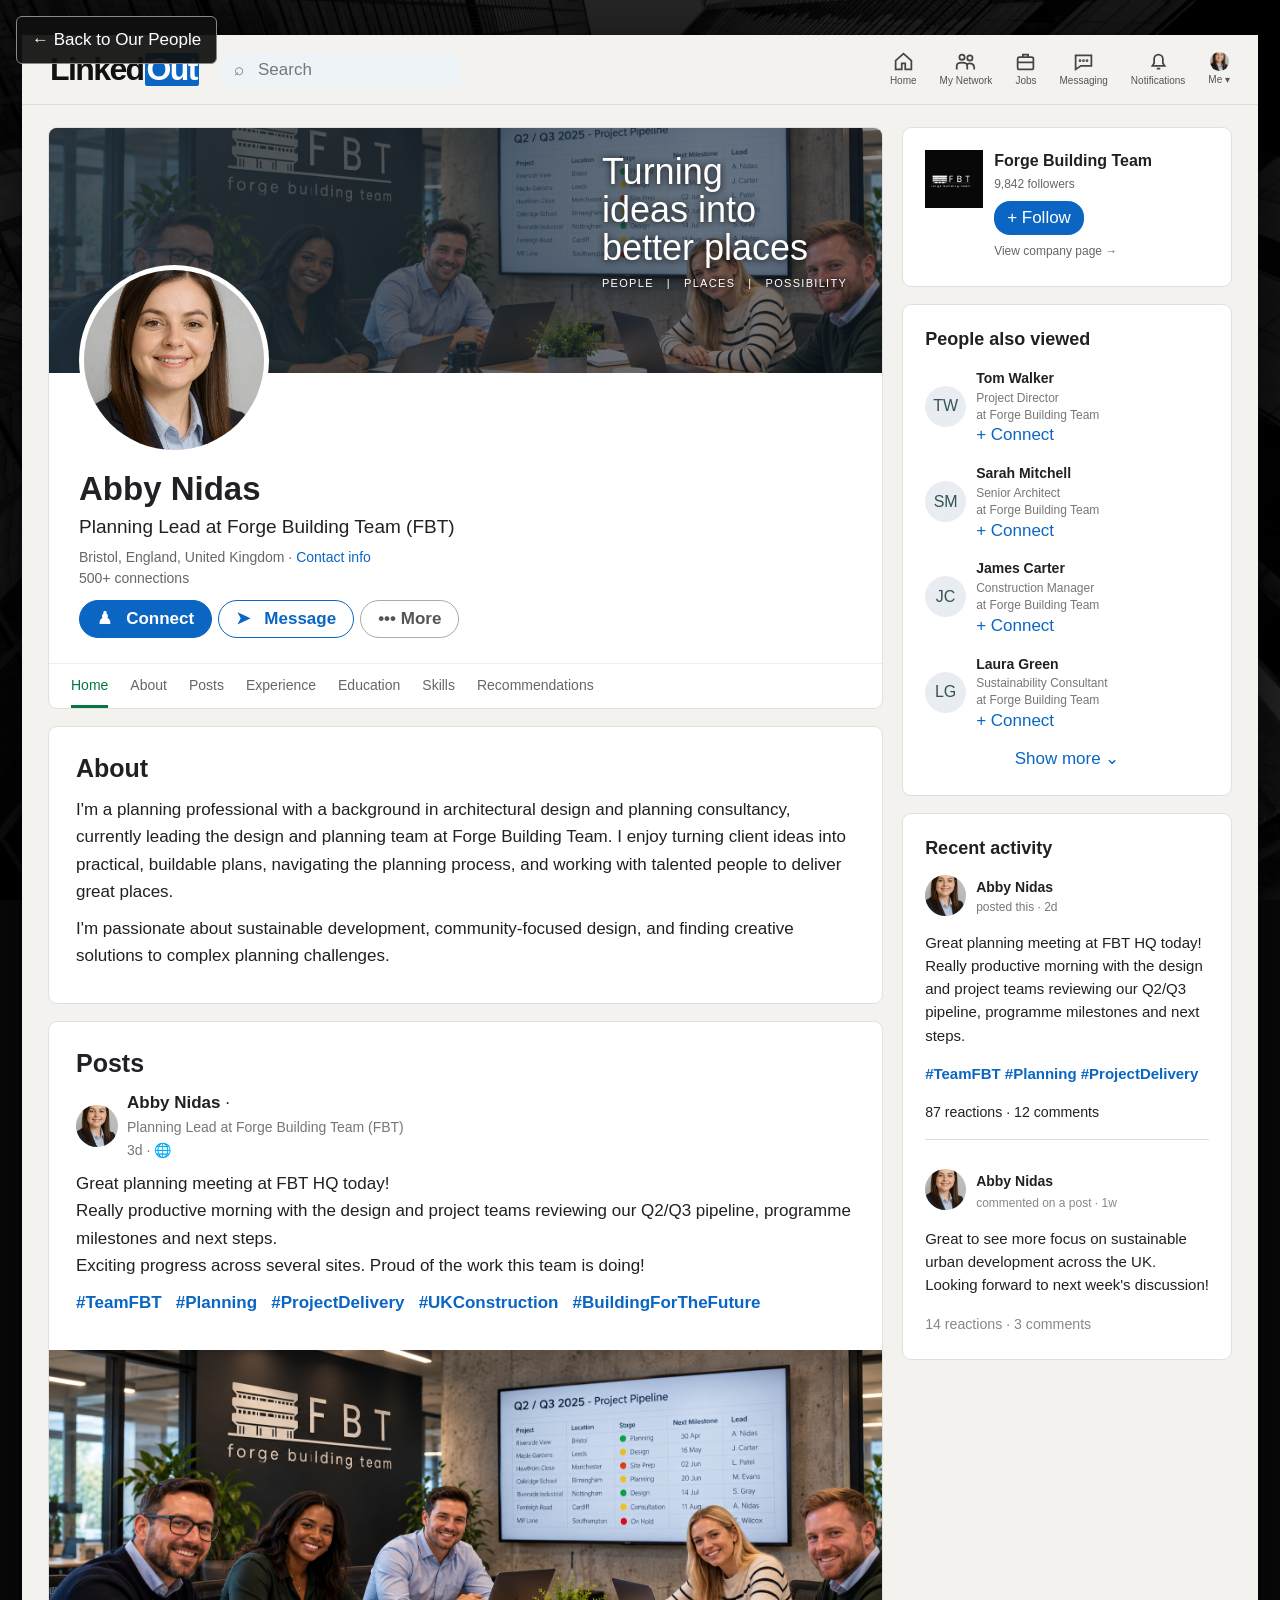
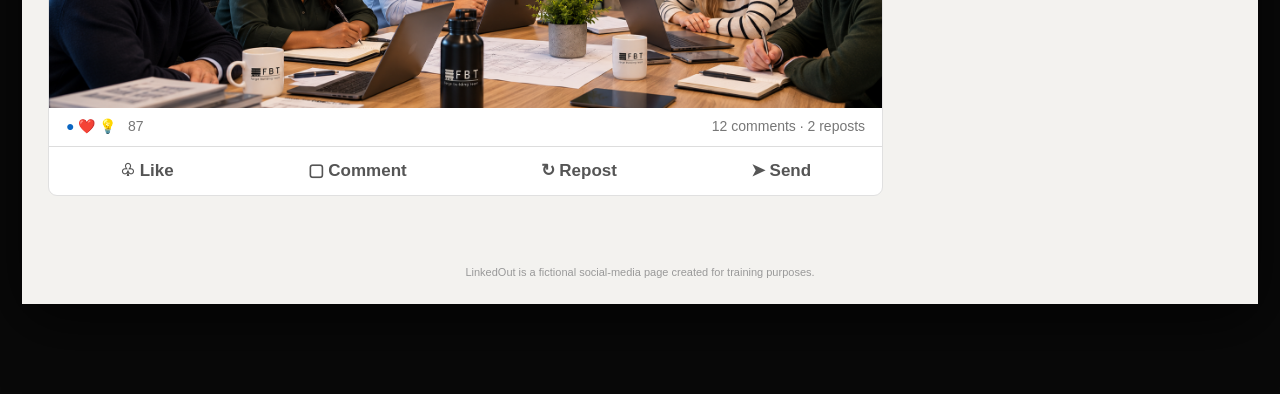
<file: linkedout.html>
<!doctype html><html lang="en"><head><meta charset="utf-8"><meta name="viewport" content="width=device-width, initial-scale=1"><title>Abby Nidas | LinkedOut</title><link rel="stylesheet" href="site-frame.css"><style>
*{box-sizing:border-box}html{scroll-behavior:auto}body{margin:0;font-family:Arial,Helvetica,sans-serif;color:#202124;font-size:15px}a{color:#0866c2;text-decoration:none}.back{position:fixed;left:16px;top:16px;z-index:10;background:#111e;color:white;border:1px solid #888;padding:11px 15px;border-radius:6px}.site{position:relative;z-index:1;width:min(1290px,calc(100% - 80px));margin:28px auto 65px;background:#f3f2ef;box-shadow:0 15px 60px #000b;min-height:110vh}.nav{height:56px;display:flex;align-items:center;gap:22px;padding:0 22px;background:#fff;border-bottom:1px solid #ddd}.brand{font-weight:800;color:#111;font-size:28px;white-space:nowrap;letter-spacing:-1.7px}.brand b{display:inline-block;color:white;background:#0a66c2;border-radius:3px;padding:0 4px;letter-spacing:-1.7px;line-height:1.04;margin-left:2px;vertical-align:baseline}.search{width:240px;max-width:22%;height:34px;background:#eef3f8;border-radius:5px;color:#777;display:flex;align-items:center;padding:0 13px}.navlinks{display:flex;margin-left:auto;align-items:center;gap:23px}.navitem{display:flex;flex-direction:column;align-items:center;gap:2px;font-size:10px;color:#555;white-space:nowrap}.navitem svg{width:21px;height:21px;stroke:#444;fill:none;stroke-width:2}.navitem .dot{width:19px;height:19px;border-radius:50%;background:#eee;object-fit:cover}.layout{padding:12px 22px 30px;display:grid;grid-template-columns:minmax(0,2fr) minmax(260px,.82fr);gap:13px}.left,.right{min-width:0}.panel{background:#fff;border:1px solid #e0e0e0;border-radius:9px;overflow:hidden;margin-bottom:11px}.banner{height:195px;background:linear-gradient(90deg,#202f39d8,#101c2780),url('assets/abby-project-pipeline.png') center 40%/cover;position:relative}.banner-title{position:absolute;right:35px;top:25px;color:white;font-size:28px;font-weight:300;line-height:1.05;text-shadow:0 1px 7px #111}.banner-title small{display:block;font-size:11px;letter-spacing:1.3px;margin-top:12px}.profileinfo{padding:0 23px 16px}.portrait{width:160px;height:160px;object-fit:cover;object-position:center 30%;border-radius:50%;border:5px solid #fff;margin-top:-90px;position:relative;background:#eee}.name{font-size:28px;font-weight:700;margin:4px 0 2px}.job{font-size:16px}.location{color:#666;font-size:12px;margin:7px 0 2px}.connections{color:#666;font-size:12px;margin-bottom:11px}.pill{display:inline-block;padding:6px 17px;border:1px solid #0a66c2;border-radius:22px;color:#0a66c2;font-weight:bold;margin-right:6px}.pill.primary{background:#0a66c2;color:white}.tabs{border-top:1px solid #eee;display:flex;gap:22px;padding:12px 22px 0;color:#666;font-size:12px}.tabs span:first-child{color:#057642;border-bottom:3px solid #057642;padding-bottom:10px}.section{padding:17px 20px}.section h2{font-size:21px;margin:0 0 10px}.section p{line-height:1.55;margin:0 0 10px}.post-head{display:flex;align-items:center;gap:9px;margin-bottom:10px}.post-head img{width:42px;height:42px;border-radius:50%;object-fit:cover}.post-head small{display:block;color:#777;margin-top:3px}.hashtags{color:#0a66c2;font-weight:bold}.post-photo{width:100%;display:block}.reactions{display:flex;justify-content:space-between;padding:9px 17px;color:#777;font-size:12px}.reaction-icons{color:#0a66c2}.post-actions{border-top:1px solid #ddd;display:flex;justify-content:space-around;padding:12px 4px;color:#555;font-weight:bold}.side{padding:15px}.company{display:flex;gap:11px;align-items:flex-start}.company img{height:58px;width:58px;object-fit:contain;background:#080808;padding:5px}.company strong{display:block;font-size:14px}.company small{display:block;color:#666;margin:4px 0}.follow{border-radius:16px;color:white;background:#0a66c2;display:inline-block;padding:5px 13px;margin:4px 0}.mini{display:flex;gap:10px;margin:14px 0;align-items:center}.mini img{width:41px;height:41px;border-radius:50%;object-fit:cover}.mini b{font-size:12px}.mini small{display:block;color:#777}.side h3{font-size:15px;margin:0 0 14px}.activity{border-top:1px solid #ddd;margin-top:15px;padding-top:14px;line-height:1.5}.activity b{font-size:12px}.activity small{color:#888}.viewmore{text-align:center;color:#0a66c2;margin:12px 0 2px}.profiletag{font-size:10px;color:#777;text-align:center;padding:8px 0}.blue{color:#0a66c2}.mini-avatar{background:#e9edf1;border-radius:50%;width:41px;height:41px;display:grid;place-items:center;font-size:16px;color:#355}.end{font-size:11px;color:#999;text-align:center;padding:10px 0 24px}
@media(max-width:800px){.site{width:calc(100% - 20px);margin:12px auto}.nav{gap:9px;padding:0 12px}.search{display:none}.navlinks{gap:10px}.navitem{font-size:9px}.layout{grid-template-columns:1fr;padding:12px}.right{display:grid;grid-template-columns:1fr 1fr;gap:10px}.back{position:relative;display:inline-block;top:auto;left:auto;margin:8px 10px 0}.banner-title{font-size:22px}}
@media(max-width:520px){.navitem:nth-child(n+4){display:none}.right{display:block}.banner{height:130px}.portrait{width:125px;height:125px;margin-top:-65px}.banner-title{right:15px;top:20px;font-size:19px}.tabs{gap:11px;font-size:10px;overflow-x:auto}.brand{font-size:23px}.post-actions{font-size:11px}}

/* Version 35: full-size, vertically scrolling LinkedOut profile. */
html {height:auto !important; min-height:100%; overflow-y:auto !important; overflow-x:hidden; scrollbar-gutter:auto;}
body {height:auto !important; min-height:100vh; overflow-y:visible !important; overflow-x:hidden; font-size:17px; line-height:1.4;}
.site {width:min(1490px, calc(100% - 44px)); margin:35px auto 90px; min-height:0;}
.nav {height:70px; padding:0 28px;}
.brand {font-size:32px; letter-spacing:-1.6px; display:inline-flex; align-items:baseline; gap:0;}
.brand b {margin-left:1px; padding:0 2px 1px; letter-spacing:-1.6px; line-height:1; border-radius:2px;}
.layout {padding:22px 26px 42px; grid-template-columns:minmax(0,2fr) minmax(300px,.79fr); gap:19px;}
.panel {margin-bottom:17px;}
.banner {height:245px;}
.banner-title {font-size:36px;}
.profileinfo {padding:0 30px 25px;}
.portrait {width:190px; height:190px; margin-top:-108px; object-fit:cover; object-position:center 27%;}
.name {font-size:33px;}
.job {font-size:19px;}
.location,.connections,.tabs,.post-head small,.reactions {font-size:14px;}
.section {padding:24px 27px;}
.section h2 {font-size:25px;}
.section p {font-size:17px; line-height:1.6;}
.side {padding:22px;}
.side h3 {font-size:18px;}
.side p {font-size:15px; line-height:1.55;}
.company strong {font-size:16px;}
.mini b {font-size:14px;}
.mini small,.company small {font-size:12px;}
@media(max-width:800px){.site{width:calc(100% - 20px);margin:14px auto 55px}.layout{grid-template-columns:1fr;padding:14px}.nav{padding:0 14px;height:60px}.banner{height:185px}.portrait{width:155px;height:155px;margin-top:-85px}.banner-title{font-size:26px}.right{display:block}}
@media(max-width:520px){.site{width:calc(100% - 12px)}.nav{height:55px}.brand{font-size:25px}.banner{height:150px}.portrait{width:135px;height:135px;margin-top:-75px}.banner-title{font-size:20px}.section{padding:18px}.section p{font-size:16px}.profileinfo{padding:0 17px 18px}}

.post-photo{cursor:zoom-in}
.photo-lightbox{position:fixed;inset:0;background:rgba(0,0,0,.92);z-index:99999;display:none;align-items:center;justify-content:center;padding:60px 25px 25px}
.photo-lightbox.open{display:flex}.photo-lightbox img{max-width:95vw;max-height:calc(100vh - 95px);object-fit:contain;box-shadow:0 5px 35px #000}.photo-close{position:absolute;top:12px;right:24px;background:none;color:white;border:0;font-size:42px;cursor:pointer}.photo-hint{position:absolute;top:22px;left:25px;color:white;font-size:14px}
</style></head><body><a class="back" href="people.html#senior">← Back to Our People</a><div class="site"><header class="nav"><div class="brand">Linked<b>Out</b></div><div class="search">⌕ &nbsp; Search</div><div class="navlinks">
<div class="navitem"><svg viewBox="0 0 24 24"><path d="m3 11 9-8 9 8v10h-7v-7h-4v7H3z"/></svg>Home</div><div class="navitem"><svg viewBox="0 0 24 24"><circle cx="8" cy="7" r="3"/><circle cx="17" cy="8" r="3"/><path d="M2 21v-4c0-5 12-5 12 0v4M14 15c4-2 8 0 8 4v2"/></svg>My Network</div><div class="navitem"><svg viewBox="0 0 24 24"><rect x="3" y="7" width="18" height="14" rx="2"/><path d="M9 7V4h6v3M3 13h18"/></svg>Jobs</div><div class="navitem"><svg viewBox="0 0 24 24"><path d="M3 5h18v12H9l-6 4z"/><circle cx="8" cy="11" r=".6"/><circle cx="12" cy="11" r=".6"/><circle cx="16" cy="11" r=".6"/></svg>Messaging</div><div class="navitem"><svg viewBox="0 0 24 24"><path d="M5 17h14l-2-3V9a5 5 0 0 0-10 0v5zM10 20h4"/></svg>Notifications</div><div class="navitem"><img class="dot" src="assets/abby-linkedout-portrait-cropped.jpg" alt="">Me ▾</div></div></header>
<div class="layout"><main class="left"><section class="panel"><div class="banner"><div class="banner-title">Turning<br>ideas into<br>better places<small>PEOPLE &nbsp; | &nbsp; PLACES &nbsp; | &nbsp; POSSIBILITY</small></div></div><div class="profileinfo"><img class="portrait" src="assets/abby-linkedout-portrait-cropped.jpg" alt="Abby Nidas"><div class="name">Abby Nidas</div><div class="job">Planning Lead at Forge Building Team (FBT)</div><div class="location">Bristol, England, United Kingdom · <span class="blue">Contact info</span></div><div class="connections">500+ connections</div><span class="pill primary">♟ &nbsp; Connect</span><span class="pill">➤ &nbsp; Message</span><span class="pill" style="border-color:#aaa;color:#555">••• More</span></div><div class="tabs"><span>Home</span><span>About</span><span>Posts</span><span>Experience</span><span>Education</span><span>Skills</span><span>Recommendations</span></div></section>
<section class="panel section"><h2>About</h2><p>I'm a planning professional with a background in architectural design and planning consultancy, currently leading the design and planning team at Forge Building Team. I enjoy turning client ideas into practical, buildable plans, navigating the planning process, and working with talented people to deliver great places.</p><p>I'm passionate about sustainable development, community-focused design, and finding creative solutions to complex planning challenges.</p></section>
<section class="panel"><div class="section"><h2>Posts</h2><div class="post-head"><img src="assets/abby-linkedout-portrait-cropped.jpg" alt=""><div><b>Abby Nidas</b> · <small>Planning Lead at Forge Building Team (FBT)</small><small>3d · 🌐</small></div></div><p>Great planning meeting at FBT HQ today!<br>Really productive morning with the design and project teams reviewing our Q2/Q3 pipeline, programme milestones and next steps.<br>Exciting progress across several sites. Proud of the work this team is doing!</p><p class="hashtags">#TeamFBT &nbsp; #Planning &nbsp; #ProjectDelivery &nbsp; #UKConstruction &nbsp; #BuildingForTheFuture</p></div><img class="post-photo" src="assets/abby-project-pipeline.png" alt="Abby Nidas and colleagues reviewing the FBT project pipeline" title="Click to enlarge" tabindex="0" role="button" aria-label="Enlarge project pipeline meeting photograph"><div class="reactions"><span><span class="reaction-icons">●</span> ❤️ 💡 &nbsp; 87</span><span>12 comments · 2 reposts</span></div><div class="post-actions"><span>♧ Like</span><span>▢ Comment</span><span>↻ Repost</span><span>➤ Send</span></div></section></main>
<aside class="right"><section class="panel side"><div class="company"><img src="assets/fbt-linkedout-logo.png" alt="FBT"><div><strong>Forge Building Team</strong><small>9,842 followers</small><span class="follow">+ Follow</span><small class="blue">View company page →</small></div></div></section><section class="panel side"><h3>People also viewed</h3><div class="mini"><div class="mini-avatar">TW</div><div><b>Tom Walker</b><small>Project Director<br>at Forge Building Team</small><span class="blue">+ Connect</span></div></div><div class="mini"><div class="mini-avatar">SM</div><div><b>Sarah Mitchell</b><small>Senior Architect<br>at Forge Building Team</small><span class="blue">+ Connect</span></div></div><div class="mini"><div class="mini-avatar">JC</div><div><b>James Carter</b><small>Construction Manager<br>at Forge Building Team</small><span class="blue">+ Connect</span></div></div><div class="mini"><div class="mini-avatar">LG</div><div><b>Laura Green</b><small>Sustainability Consultant<br>at Forge Building Team</small><span class="blue">+ Connect</span></div></div><div class="viewmore">Show more ⌄</div></section><section class="panel side"><h3>Recent activity</h3><div class="mini"><img src="assets/abby-linkedout-portrait-cropped.jpg" alt=""><div><b>Abby Nidas</b><small>posted this · 2d</small></div></div><p>Great planning meeting at FBT HQ today! Really productive morning with the design and project teams reviewing our Q2/Q3 pipeline, programme milestones and next steps.</p><p class="hashtags">#TeamFBT #Planning #ProjectDelivery</p><small>87 reactions · 12 comments</small><div class="activity"><div class="mini"><img src="assets/abby-linkedout-portrait-cropped.jpg" alt=""><div><b>Abby Nidas</b><small>commented on a post · 1w</small></div></div><p>Great to see more focus on sustainable urban development across the UK. Looking forward to next week's discussion!</p><small>14 reactions · 3 comments</small></div></section></aside></div><div class="end">LinkedOut is a fictional social-media page created for training purposes.</div></div><div class="photo-lightbox" id="photoLightbox" role="dialog" aria-modal="true" aria-label="Enlarged project pipeline photograph"><span class="photo-hint">Project pipeline meeting</span><button class="photo-close" type="button" aria-label="Close enlarged photo">×</button><img src="assets/abby-project-pipeline.png" alt="Abby Nidas and colleagues reviewing the FBT project pipeline"></div><script>
(function(){const photo=document.querySelector('.post-photo'),lightbox=document.getElementById('photoLightbox'),close=lightbox.querySelector('.photo-close');function open(){lightbox.classList.add('open');document.body.style.overflow='hidden';close.focus()}function hide(){lightbox.classList.remove('open');document.body.style.overflow='';photo.focus()}photo.addEventListener('click',open);photo.addEventListener('keydown',e=>{if(e.key==='Enter'||e.key===' '){e.preventDefault();open()}});close.addEventListener('click',hide);lightbox.addEventListener('click',e=>{if(e.target===lightbox)hide()});document.addEventListener('keydown',e=>{if(e.key==='Escape'&&lightbox.classList.contains('open'))hide()})})();
</script><script src="frame-bridge.js"></script></body></html>
</file>
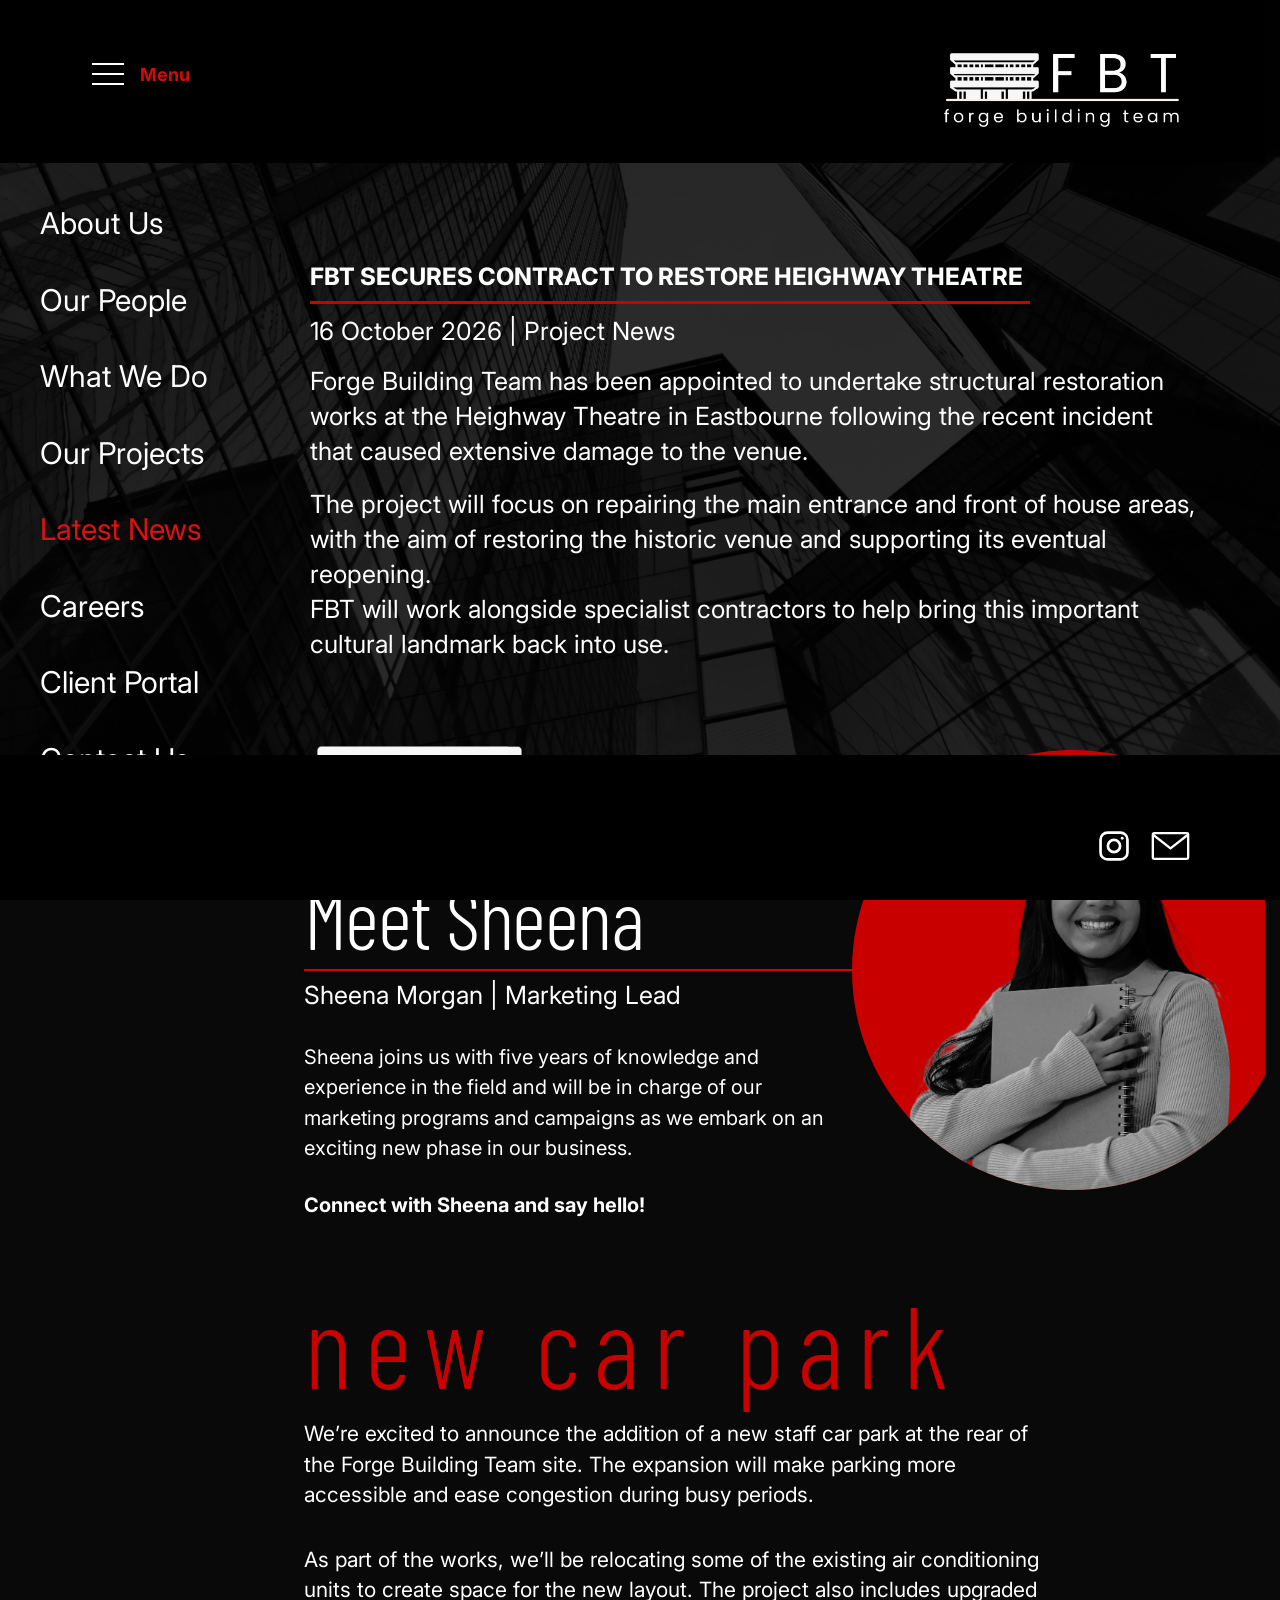
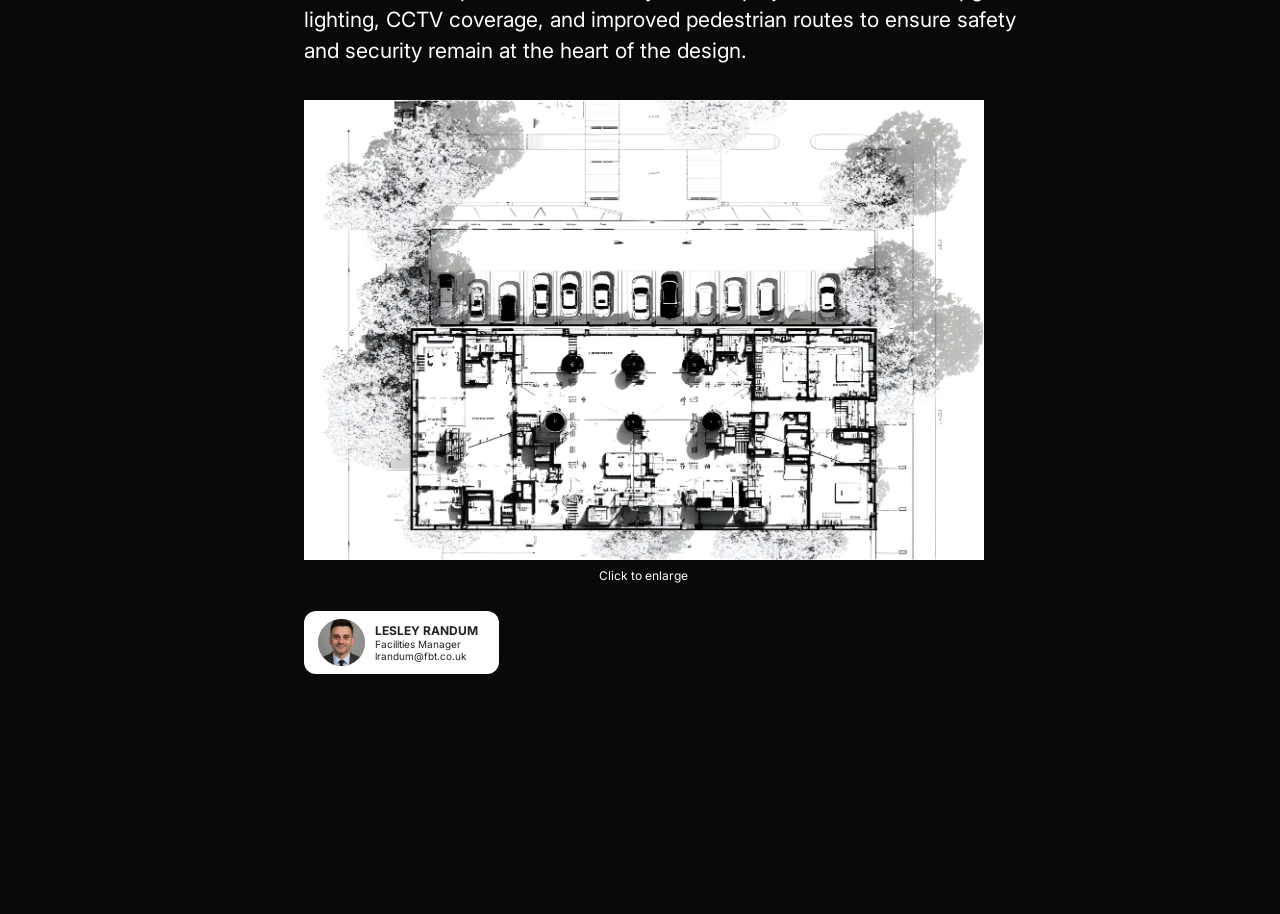
<file: news.html>
<!DOCTYPE html>

<html lang="en"><head><meta charset="utf-8"/><meta content="width=device-width,initial-scale=1" name="viewport"/>
<title>Meet Sheena | Forge Building Team</title><link href="styles.css" rel="stylesheet"/><link href="site-frame.css" rel="stylesheet"/></head>
<body><header class="topbar"><div class="top-left"><button aria-controls="navigation" aria-expanded="true" aria-label="Toggle navigation" class="menu-toggle" id="toggle"><span></span><span></span><span></span></button><a class="home-link" href="index.html">Menu</a></div><a class="logo" href="index.html"><img alt="FBT forge building team" src="assets/fbt-logo.png"/></a></header>
<div class="body-shell"><aside class="nav" id="navigation"><nav aria-label="Main navigation">
<a href="about.html">About Us</a><a href="people.html">Our People</a><a href="services.html">What We Do</a><a href="projects.html">Our Projects</a><a class="active" href="news.html">Latest News</a><a href="careers.html">Careers</a><a href="client-portal.html">Client Portal</a><a href="contact.html">Contact Us</a>
</nav></aside>
<main class="main" id="news">
<section aria-labelledby="theatre-title" class="theatre-story">
<h2 id="theatre-title">FBT SECURES CONTRACT TO RESTORE HEIGHWAY THEATRE</h2>
<div class="story-rule"></div>
<p class="story-date">16 October 2026 | Project News</p>
<p>Forge Building Team has been appointed to undertake structural restoration works at the Heighway Theatre in Eastbourne following the recent incident that caused extensive damage to the venue.</p>
<p>The project will focus on repairing the main entrance and front of house areas, with the aim of restoring the historic venue and supporting its eventual reopening.<br/>FBT will work alongside specialist contractors to help bring this important cultural landmark back into use.</p>
</section>
<article class="feature" id="meet-sheena"><div class="feature-copy">
<div aria-hidden="true" class="mini-brand"><img alt="" src="assets/fbt-symbol.png"/></div><h1>Meet Sheena</h1><div class="red-rule"></div><h2>Sheena Morgan | Marketing Lead</h2>
<p>Sheena joins us with five years of knowledge and experience in the field and will be in charge of our marketing programs and campaigns as we embark on an exciting new phase in our business.</p>
<button class="connect" id="open-message">Connect with Sheena and say hello!</button>
</div><div class="sheena-circle"><img alt="Sheena Morgan, Marketing Lead" class="sheena" src="assets/sheena.png"/></div></article>
<section class="next-story" id="car-park"><div class="carpark-layout"><div class="carpark-copy"><h2>new car park</h2><p>We’re excited to announce the addition of a new staff car park at the rear of the Forge Building Team site. The expansion will make parking more accessible and ease congestion during busy periods.</p>
<p>As part of the works, we’ll be relocating some of the existing air conditioning units to create space for the new layout. The project also includes upgraded lighting, CCTV coverage, and improved pedestrian routes to ensure safety and security remain at the heart of the design.</p>
<button aria-label="Enlarge car park plan" class="plan-button" id="enlarge-plan" type="button"><img alt="Illustration of proposed staff car park layout" class="plan" src="assets/carpark-plan.png"/><span>Click to enlarge</span></button><a aria-label="View Lesley Randum contact card" class="staff-card" href="people.html#senior-lesley"><img alt="Lesley Randum" class="staff-avatar" src="assets/lesley.png"/><span><strong>LESLEY RANDUM</strong><small>Facilities Manager</small><small>lrandum@fbt.co.uk</small></span></a></div></div></section>
</main></div>
<footer><div><a aria-label="FBT Intogram" href="intogram.html" title="FBT Intogram"><svg aria-hidden="true" viewbox="0 0 24 24"><rect height="19" rx="5" width="19" x="2.5" y="2.5"></rect><circle cx="12" cy="12" r="4.3"></circle><circle cx="17.8" cy="6.5" fill="currentColor" r="1" stroke="none"></circle></svg></a><a aria-label="Contact Us" href="contact.html" title="Contact Us"><svg aria-hidden="true" viewbox="0 0 32 24"><rect height="21" rx="1" width="29" x="1.5" y="1.5"></rect><path d="M2 3 L16 14 L30 3"></path></svg></a></div></footer>
<div class="overlay" hidden="" id="overlay"><div aria-labelledby="dialog-title" aria-modal="true" class="dialog" role="dialog"><button aria-label="Close message" class="close" id="close">×</button><h2 id="dialog-title">Hello Sheena</h2><form id="message-form"><label class="sr-only" for="message">Your message</label><textarea id="message" placeholder="add your message here" required=""></textarea><div class="dialog-actions"><span aria-live="polite" id="status"></span><button type="submit">Send message</button></div></form></div></div>
<div aria-label="Car park plan enlarged" aria-modal="true" class="plan-lightbox" hidden="" id="plan-lightbox" role="dialog"><button aria-label="Close enlarged plan" class="plan-close" id="close-plan">×</button><img alt="Enlarged staff car park plan" src="assets/carpark-plan.png"/></div><script src="script.js"></script><script src="frame-bridge.js"></script></body></html>
</file>
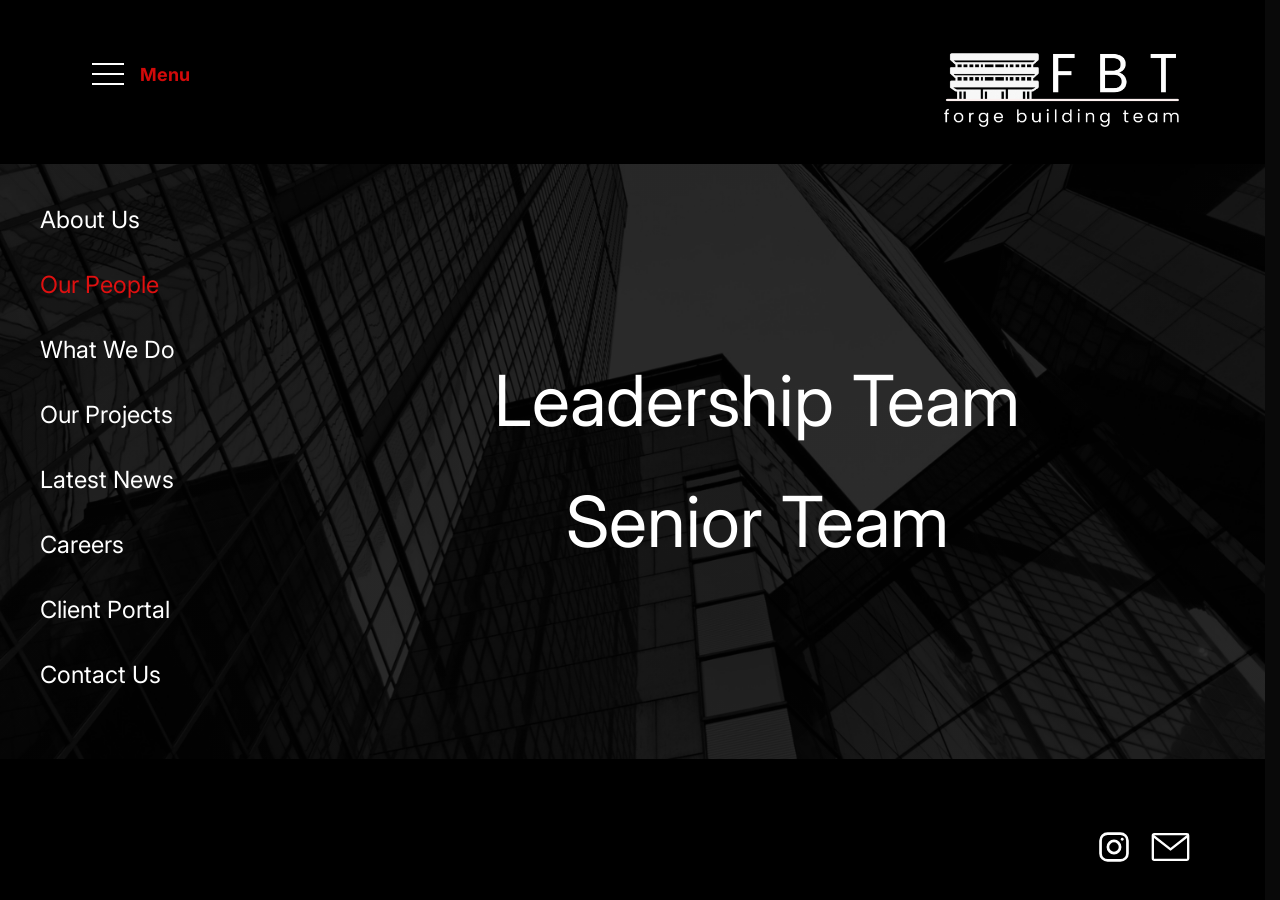
<file: people.html>
<!DOCTYPE html>
<html lang="en"><head><meta charset="utf-8"/><meta content="width=device-width,initial-scale=1" name="viewport"/><title>Our People | Forge Building Team</title><link href="styles.css" rel="stylesheet"/><link href="people-reference.css" rel="stylesheet"/><link rel="stylesheet" href="site-frame.css"></head><body class="people-page"><header class="topbar"><div class="top-left"><button aria-expanded="true" aria-label="Toggle menu" class="menu-toggle" id="toggle"><span></span><span></span><span></span></button><a class="home-link" href="index.html">Menu</a></div><a class="logo" href="index.html"><img alt="FBT forge building team" src="assets/fbt-logo.png"/></a></header><div class="body-shell"><aside class="nav" id="navigation"><nav aria-label="Main navigation"><a href="about.html">About Us</a><a class="active" href="people.html">Our People</a><a href="services.html">What We Do</a><a href="projects.html">Our Projects</a><a href="news.html">Latest News</a><a href="careers.html">Careers</a><a href="client-portal.html">Client Portal</a><a href="contact.html">Contact Us</a></nav></aside><main class="main"><div class="people-stage"><section class="choices" id="choices"><div class="lead-choice-group"><button aria-expanded="false" class="choice-heading" data-stage="leaders">Leadership Team</button><div class="leader-names" id="leader-names"><button data-stage="zachary">Zachary Willis</button><button data-stage="sharon">Sharon Keele</button></div></div><button class="choice-heading senior-choice" data-stage="senior">Senior Team</button></section><section class="lead-profile zachary final-artwork" id="zachary"><button class="back" data-stage="leaders">← Leadership Team</button><div class="artwork-frame"><img class="artwork-image" src="assets/zachary-architecture-artwork.png" alt="Zachary Willis, leadership profile"/><button type="button" class="artwork-biography" data-stage="zachbio" aria-label="Read Zachary Willis biography" title="Read biography"></button></div></section><section class="lead-profile sharon final-artwork" id="sharon"><button class="back" data-stage="leaders">← Leadership Team</button><div class="artwork-frame"><img class="artwork-image" src="assets/sharon-architecture-artwork.png" alt="Sharon Keele, leadership profile"/><button type="button" class="artwork-biography" data-stage="sharonbio" aria-label="Read Sharon Keele biography" title="Read biography"></button></div></section><section class="bio-view" id="zachbio"><button class="small-back" data-stage="zachary">← Back</button><div class="bio-grid"><img alt="Zachary with Molly and Ziggy" src="assets/zachary-family.png"/><div class="bio-copy"><h2>Zachary Willis</h2><p class="role">Managing Director | Forge Building Team</p><p>Zachary Willis is the founder and Managing Director of Forge Building Team (FBT), bringing over 30 years of experience in the construction and metalwork industry.</p><p>Originally from South East London, Zachary began his career working on construction sites before progressing into project management. His experience and passion for the industry eventually led him to establish Forge Building Team, which has since grown into a successful business employing around 70 people.</p><p>Under Zachary's leadership, FBT has developed a strong reputation for quality workmanship, reliability and delivering specialist metalwork projects across London and the South East. He remains actively involved in the business, maintaining close relationships with clients and taking a personal interest in the projects undertaken by his team.</p><p>Outside of work, Zachary enjoys spending time with his wife Molly and their dog Ziggy. A keen traveller, he also enjoys good food, exploring new places and spending time with family and friends.</p><p>Pictured: Zachary with his wife Molly and their dog Ziggy outside their family home.</p></div></div></section><section class="bio-view" id="sharonbio"><button class="small-back" data-stage="sharon">← Back</button><div class="bio-grid"><img alt="Sharon Keele at her desk" src="assets/sharon-office.png"/><div class="bio-copy"><h2>Sharon Keele</h2><p class="role">Operations Director | Forge Building Team</p><p>Sharon Keele is the Operations Director at Forge Building Team, overseeing the day to day running of the business and ensuring projects are delivered efficiently, safely and to the highest standards.</p><p>With over 20 years of experience in operations and project management, Sharon has developed a strong background in coordinating teams, managing resources and maintaining client relationships. Since joining FBT, she has played a key role in supporting the company's growth and developing its operational processes.</p><p>Sharon works closely with Managing Director Zachary Willis and the wider management team, helping to coordinate everything from initial client enquiries and project planning through to the delivery of completed works.</p><p>Outside of work, Sharon is currently enjoying the challenge of renovating a property in Norfolk, splitting her time between the countryside and London. When she's not busy with building work, Sharon enjoys the outdoors, long country walks and exploring the Norfolk coastline.</p></div></div></section><section class="senior" id="senior"><button class="small-back" data-stage="choice">← Our People</button><h1>Senior Team</h1><div class="staff-grid"><button aria-label="View James Wilby details" class="staff-card" data-person="0"><img alt="" src="assets/person-james.png"/><strong>James Wilby</strong><span>Project Manager</span><i></i><small>James oversees Forge Building Team’s major projects from design through to completion. With over a decade of experience in construction management, he’s known for keeping even the most complex builds on track and on budget. James works closely with clients, designers, and contractors to make sure every stage runs smoothly.</small></button><button aria-label="View Lesley Randum details" class="staff-card" data-person="1"><img alt="" src="assets/person-lesley.png"/><strong>Lesley Randum</strong><span>Facilities Manager</span><i></i><small>Lesley oversees the day-to-day running of the facilities, ensuring everything operates safely and efficiently. With a background in building management and a practical approach to problem-solving, he keeps things running smoothly behind the scenes.</small></button><button aria-label="View Abby Nidas details" class="staff-card" data-person="2"><img alt="" src="assets/person-abby.png"/><strong>Abby Nidas</strong><span>Planning Lead</span><i></i><small>Abby heads up the design and planning team at Forge Building Team, turning client ideas into practical, buildable plans. With a background in architectural design and planning consultancy, she bridges the gap between creative vision and regulatory reality.</small></button><button aria-label="View Alan Chow details" class="staff-card" data-person="3"><img alt="" src="assets/person-alan.png"/><strong>Alan Chow</strong><span>Design Manager</span><i></i><small>Alan oversees the Forge Building Team entire design function, leading creative and technical across multiple projects. With over two decades in architectural design and construction, he brings strategic oversight to every stage. Alan mentors the design team, including Design Lead Kevin Harman, and ensures that all work meets Forge’s standards for quality, innovation, and practicality.</small></button><button aria-label="View Kevin Harman details" class="staff-card" data-person="4"><img alt="" src="assets/person-kevin.png"/><strong>Kevin Harman</strong><span>Design Lead</span><i></i><small>Kevin leads the creative side of Forge Building Team’s projects, guiding designs from first sketch to final approval. With more than fifteen years’ experience in architectural and interior design, he combines technical precision with a strong eye for detail. Known for his collaborative style, he’s the one who can translate big concepts into real, buildable spaces.</small></button><button aria-label="View Sean Rodgers details" class="staff-card" data-person="5"><img alt="" src="assets/person-sean.png"/><strong>Sean Rodgers</strong><span>Operations Officer</span><i></i><small>Sean oversees all aspects of health, safety, and site security at Forge Building Team. With a background in construction safety and protective security, he ensures every site, process, and project meets the required standards.</small></button></div><div class="lead-links"><div>ⓘ <a data-stage="zachary" href="#zachary">Zachary Willis</a> <span>Managing Director</span></div><div>ⓘ <a data-stage="sharon" href="#sharon">Sharon Keele</a> <span>Operations Director</span></div></div></section></div></main></div><footer><div><a aria-label="Intogram" href="intogram.html"><svg viewbox="0 0 24 24"><rect height="19" rx="5" width="19" x="2.5" y="2.5"></rect><circle cx="12" cy="12" r="4.3"></circle><circle cx="17.8" cy="6.5" fill="currentColor" r="1" stroke="none"></circle></svg></a><a aria-label="Contact Us" href="contact.html"><svg viewbox="0 0 32 24"><rect height="21" rx="1" width="29" x="1.5" y="1.5"></rect><path d="M2 3 L16 14 L30 3"></path></svg></a></div></footer><div aria-hidden="true" class="staff-overlay" id="staff-overlay"><div aria-label="Staff member details" aria-modal="true" class="staff-dialog" role="dialog"><button aria-label="Close" class="close-dialog" id="close-staff">×</button><article class="staff-detail" hidden="" id="detail-0"><img alt="Portrait of James Wilby" src="assets/person-james.png"/><div><h3>James Wilby</h3><h4>Project Manager</h4><div class="detail-rule"></div><p>James oversees Forge Building Team’s major projects from design through to completion. With over a decade of experience in construction management, he’s known for keeping even the most complex builds on track and on budget. James works closely with clients, designers, and contractors to make sure every stage runs smoothly.</p><div class="contact-line"><span class="contact-icon"><svg aria-hidden="true" viewbox="0 0 24 24"><path d="M6.5 2.5l3.3 4.4-2.2 2.5c1.5 3 3.7 5.2 6.7 6.7l2.5-2.2 4.4 3.3-2.1 3.5c-.5.8-1.5 1.1-2.4.9C9.7 19.5 4.5 14.3 2.4 7.3c-.2-.9.1-1.9.9-2.4z"></path></svg></span>0208 856 4669 209</div><div class="contact-line"><span class="contact-icon"><svg aria-hidden="true" viewbox="0 0 24 24"><rect height="14" rx="1" width="20" x="2" y="5"></rect><path d="M2.5 6l9.5 8 9.5-8"></path></svg></span><button type="button" class="fake-email-link" data-compose="jwilby@fbt.co.uk">jwilby@fbt.co.uk</button></div></div></article><article class="staff-detail" hidden="" id="detail-1"><img alt="Portrait of Lesley Randum" src="assets/person-lesley.png"/><div><h3>Lesley Randum</h3><h4>Facilities Manager</h4><div class="detail-rule"></div><p>Lesley oversees the day-to-day running of the facilities, ensuring everything operates safely and efficiently. With a background in building management and a practical approach to problem-solving, he keeps things running smoothly behind the scenes.</p><div class="contact-line"><span class="contact-icon"><svg aria-hidden="true" viewbox="0 0 24 24"><path d="M6.5 2.5l3.3 4.4-2.2 2.5c1.5 3 3.7 5.2 6.7 6.7l2.5-2.2 4.4 3.3-2.1 3.5c-.5.8-1.5 1.1-2.4.9C9.7 19.5 4.5 14.3 2.4 7.3c-.2-.9.1-1.9.9-2.4z"></path></svg></span>0208 856 4669 210</div><div class="contact-line"><span class="contact-icon"><svg aria-hidden="true" viewbox="0 0 24 24"><rect height="21" rx="1.5" width="11" x="6.5" y="1.5"></rect><path d="M10 19.5h4"></path></svg></span><a href="#" id="lesley-video-call"
   onclick="openLesleyCall(event)"
   style="color:inherit;text-decoration:underline !important;text-underline-offset:3px;cursor:pointer">
  07812 345 6789
</a></div><div class="contact-line"><span class="contact-icon"><svg aria-hidden="true" viewbox="0 0 24 24"><rect height="14" rx="1" width="20" x="2" y="5"></rect><path d="M2.5 6l9.5 8 9.5-8"></path></svg></span><button type="button" class="fake-email-link" data-compose="lrandum@fbt.co.uk">lrandum@fbt.co.uk</button></div></div></article><article class="staff-detail" hidden="" id="detail-2"><img alt="Portrait of Abby Nidas" src="assets/person-abby.png"/><div><h3>Abby Nidas</h3><h4>Planning Lead</h4><div class="detail-rule"></div><p>Abby heads up the design and planning team at Forge Building Team, turning client ideas into practical, buildable plans. With a background in architectural design and planning consultancy, she bridges the gap between creative vision and regulatory reality.</p><div class="contact-line"><span class="contact-icon"><svg aria-hidden="true" viewbox="0 0 24 24"><path d="M6.5 2.5l3.3 4.4-2.2 2.5c1.5 3 3.7 5.2 6.7 6.7l2.5-2.2 4.4 3.3-2.1 3.5c-.5.8-1.5 1.1-2.4.9C9.7 19.5 4.5 14.3 2.4 7.3c-.2-.9.1-1.9.9-2.4z"></path></svg></span>0208 856 4669 211</div><div class="contact-line"><span class="contact-icon"><svg aria-hidden="true" viewbox="0 0 24 24"><rect height="14" rx="1" width="20" x="2" y="5"></rect><path d="M2.5 6l9.5 8 9.5-8"></path></svg></span><button type="button" class="fake-email-link" data-compose="anidas@fbt.co.uk">anidas@fbt.co.uk</button></div><div class="social-link"><a href="linkedout.html">Linked<span>Out</span></a></div></div></article><article class="staff-detail" hidden="" id="detail-3"><img alt="Portrait of Alan Chow" src="assets/person-alan.png"/><div><h3>Alan Chow</h3><h4>Design Manager</h4><div class="detail-rule"></div><p>Alan oversees the Forge Building Team entire design function, leading creative and technical across multiple projects. With over two decades in architectural design and construction, he brings strategic oversight to every stage. Alan mentors the design team, including Design Lead Kevin Harman, and ensures that all work meets Forge’s standards for quality, innovation, and practicality.</p><div class="contact-line"><span class="contact-icon"><svg aria-hidden="true" viewbox="0 0 24 24"><path d="M6.5 2.5l3.3 4.4-2.2 2.5c1.5 3 3.7 5.2 6.7 6.7l2.5-2.2 4.4 3.3-2.1 3.5c-.5.8-1.5 1.1-2.4.9C9.7 19.5 4.5 14.3 2.4 7.3c-.2-.9.1-1.9.9-2.4z"></path></svg></span>0208 856 4669 212</div><div class="contact-line"><span class="contact-icon"><svg aria-hidden="true" viewbox="0 0 24 24"><rect height="14" rx="1" width="20" x="2" y="5"></rect><path d="M2.5 6l9.5 8 9.5-8"></path></svg></span><button type="button" class="fake-email-link" data-compose="achow@fbt.co.uk">achow@fbt.co.uk</button></div></div></article><article class="staff-detail" hidden="" id="detail-4"><img alt="Portrait of Kevin Harman" src="assets/person-kevin.png"/><div><h3>Kevin Harman</h3><h4>Design Lead</h4><div class="detail-rule"></div><p>Kevin leads the creative side of Forge Building Team’s projects, guiding designs from first sketch to final approval. With more than fifteen years’ experience in architectural and interior design, he combines technical precision with a strong eye for detail. Known for his collaborative style, he’s the one who can translate big concepts into real, buildable spaces.</p><div class="contact-line"><span class="contact-icon"><svg aria-hidden="true" viewbox="0 0 24 24"><path d="M6.5 2.5l3.3 4.4-2.2 2.5c1.5 3 3.7 5.2 6.7 6.7l2.5-2.2 4.4 3.3-2.1 3.5c-.5.8-1.5 1.1-2.4.9C9.7 19.5 4.5 14.3 2.4 7.3c-.2-.9.1-1.9.9-2.4z"></path></svg></span>0208 856 4669 213</div><div class="contact-line"><span class="contact-icon"><svg aria-hidden="true" viewbox="0 0 24 24"><rect height="14" rx="1" width="20" x="2" y="5"></rect><path d="M2.5 6l9.5 8 9.5-8"></path></svg></span><button type="button" class="fake-email-link" data-compose="kharman@fbt.co.uk">kharman@fbt.co.uk</button></div></div></article><article class="staff-detail" hidden="" id="detail-5"><img alt="Portrait of Sean Rodgers" src="assets/person-sean.png"/><div><h3>Sean Rodgers</h3><h4>Operations Officer</h4><div class="detail-rule"></div><p>Sean oversees all aspects of health, safety, and site security at Forge Building Team. With a background in construction safety and protective security, he ensures every site, process, and project meets the required standards.</p><div class="contact-line"><span class="contact-icon"><svg aria-hidden="true" viewbox="0 0 24 24"><path d="M6.5 2.5l3.3 4.4-2.2 2.5c1.5 3 3.7 5.2 6.7 6.7l2.5-2.2 4.4 3.3-2.1 3.5c-.5.8-1.5 1.1-2.4.9C9.7 19.5 4.5 14.3 2.4 7.3c-.2-.9.1-1.9.9-2.4z"></path></svg></span>0208 856 4669 214</div><div class="contact-line"><span class="contact-icon"><svg aria-hidden="true" viewbox="0 0 24 24"><rect height="14" rx="1" width="20" x="2" y="5"></rect><path d="M2.5 6l9.5 8 9.5-8"></path></svg></span><button type="button" class="fake-email-link" data-compose="srodgers@fbt.co.uk">srodgers@fbt.co.uk</button></div><div class="social-link"><a class="social-icon-link" href="sean-intogram.html"><svg aria-hidden="true" viewbox="0 0 24 24"><rect height="20" rx="5" width="20" x="2" y="2"></rect><circle cx="12" cy="12" r="4"></circle><circle cx="17.5" cy="6.5" r="1"></circle></svg> Intogram</a></div></div></article></div></div><div class="fake-mail-overlay" id="fake-mail-overlay" hidden><div class="fake-mail" role="dialog" aria-modal="true" aria-label="Training email composer"><button class="fake-mail-close" id="fake-mail-close" aria-label="Close">×</button><h2>New message</h2><p class="fake-mail-notice">Training simulation. This message will not be sent.</p><label>To<input id="fake-mail-to" readonly></label><label>Subject<input id="fake-mail-subject" placeholder="Subject"></label><label>Message<textarea id="fake-mail-body" rows="7" placeholder="Write a message..."></textarea></label><div class="fake-mail-actions"><button id="fake-mail-discard">Discard</button><button id="fake-mail-send">Send (simulation)</button></div><p id="fake-mail-status" role="status"></p></div></div><script src="people-reference.js"></script><script src="frame-bridge.js"></script>

<!-- Lesley Randum simulated video call -->
<div id="lesley-call-overlay" role="dialog"
     aria-modal="true" aria-label="Video call with Lesley Randum"
     style="display:none;position:fixed;inset:0;z-index:99999;
     background:rgba(0,0,0,.85);align-items:center;
     justify-content:center;padding:20px;box-sizing:border-box;">

  <div style="position:relative;width:min(340px,90vw);
       max-height:90vh;aspect-ratio:9/19.5;
       background:#111;border:7px solid #292929;
       border-radius:42px;overflow:hidden;
       box-shadow:0 20px 70px rgba(0,0,0,.7);">

    <video id="lesley-call-video" playsinline
           preload="metadata"
           style="width:100%;height:100%;object-fit:contain;
           background:#000;display:block;">
      <source src="New%20Lesley%20Randum%20Call.mp4" type="video/mp4">
    </video>

    <button type="button" onclick="closeLesleyCall()"
            aria-label="Close video call"
            style="position:absolute;top:12px;right:12px;
            width:36px;height:36px;border:0;border-radius:50%;
            background:rgba(0,0,0,.65);color:white;
            font-size:24px;cursor:pointer;z-index:2;">
      &times;
    </button>
  </div>
</div>

<script>
function openLesleyCall(event) {
  if (event) event.preventDefault();

  const overlay = document.getElementById('lesley-call-overlay');
  const video = document.getElementById('lesley-call-video');

  overlay.style.display = 'flex';
  video.currentTime = 0;
  video.play().catch(function () {
    video.controls = true;
  });
}

function closeLesleyCall() {
  const overlay = document.getElementById('lesley-call-overlay');
  const video = document.getElementById('lesley-call-video');

  video.pause();
  video.currentTime = 0;
  overlay.style.display = 'none';
}

document.getElementById('lesley-call-overlay')
  .addEventListener('click', function(event) {
    if (event.target === this) closeLesleyCall();
  });

document.addEventListener('keydown', function(event) {
  if (event.key === 'Escape') closeLesleyCall();
});
</script>
</body></html>
</file>
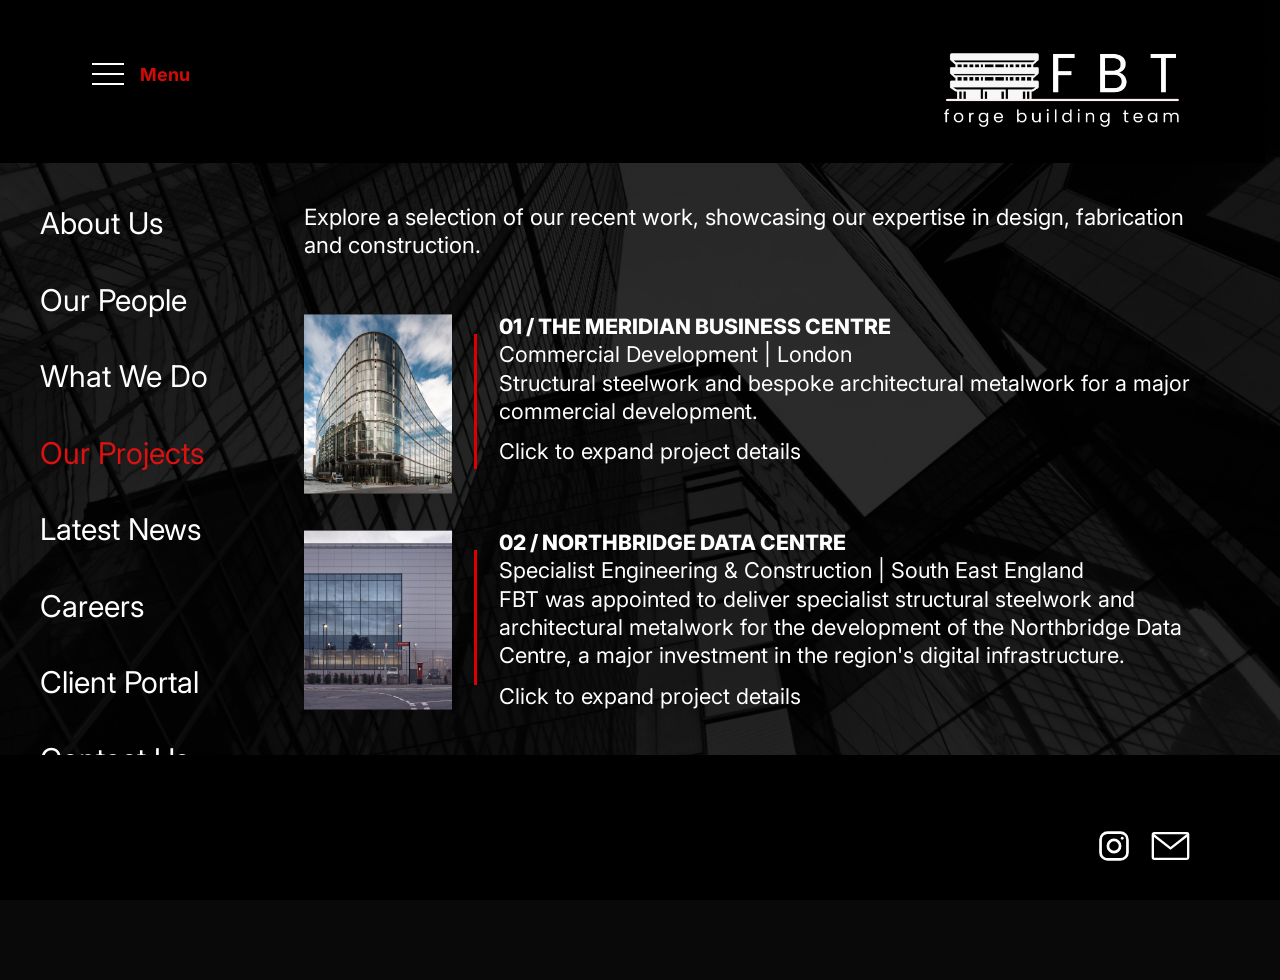
<file: projects.html>
<!DOCTYPE html>

<html lang="en"><head><meta charset="utf-8"/><meta content="width=device-width,initial-scale=1" name="viewport"/><title>Our Projects | Forge Building Team</title><link href="styles.css" rel="stylesheet"/><link href="sections.css" rel="stylesheet"/><link href="projects-custom.css" rel="stylesheet"/><link href="site-frame.css" rel="stylesheet"/></head><body><header class="topbar"><div class="top-left"><button aria-controls="navigation" aria-expanded="true" aria-label="Toggle navigation" class="menu-toggle" id="toggle" type="button"><span></span><span></span><span></span></button><a class="home-link" href="index.html">Menu</a></div><a class="logo" href="index.html"><img alt="FBT forge building team" src="assets/fbt-logo.png"/></a></header><div class="body-shell"><aside class="nav" id="navigation"><nav aria-label="Main navigation"><a href="about.html">About Us</a><a href="people.html">Our People</a><a href="services.html">What We Do</a><a aria-current="page" class="active" href="projects.html">Our Projects</a><a href="news.html">Latest News</a><a href="careers.html">Careers</a><a href="client-portal.html">Client Portal</a><a href="contact.html">Contact Us</a></nav></aside><main class="main projects-main"><div class="projects-intro">Explore a selection of our recent work, showcasing our expertise in design, fabrication and construction.</div>
<div class="projects-list">
<button aria-label="Open The Meridian Business Centre project" class="project-row" data-project="meridian" type="button"><img alt="The Meridian Business Centre" src="assets/meridian-building.png"/><span class="project-redline"></span><span class="project-row-copy"><strong>01 / THE MERIDIAN BUSINESS CENTRE</strong><span>Commercial Development | London</span><span>Structural steelwork and bespoke architectural metalwork for a major commercial development.</span><span class="project-hint">Click to expand project details</span></span></button>
<button aria-label="Open Northbridge Data Centre project" class="project-row" data-project="northbridge" type="button"><img alt="Northbridge Data Centre" src="assets/northbridge-building.png"/><span class="project-redline"></span><span class="project-row-copy"><strong>02 / NORTHBRIDGE DATA CENTRE</strong><span>Specialist Engineering &amp; Construction | South East England</span><span>FBT was appointed to deliver specialist structural steelwork and architectural metalwork for the development of the Northbridge Data Centre, a major investment in the region's digital infrastructure.</span><span class="project-hint">Click to expand project details</span></span></button>
</div>
<section class="project-detail" hidden="" id="meridian-detail"><button class="project-back" type="button">← Our Projects</button><div class="project-detail-grid"><button aria-label="Enlarge Meridian Business Centre photograph" class="project-photo" data-image="assets/meridian-building.png" type="button"><img alt="Meridian Business Centre building" src="assets/meridian-building.png"/></button><div class="project-description"><h1>01 / THE MERIDIAN BUSINESS CENTRE</h1><p>FBT was appointed to deliver structural steelwork and bespoke architectural metalwork for the Meridian Business Centre, a prestigious commercial development in the heart of London.</p><p>Working alongside the principal contractor, our design, fabrication and installation teams supported the project from initial planning through to completion.</p><p>The development features modern office accommodation, shared meeting facilities and contemporary communal spaces, designed to meet the needs of a busy commercial environment.</p></div></div></section>
<section class="project-detail" hidden="" id="northbridge-detail"><button class="project-back" type="button">← Our Projects</button><div class="project-detail-grid"><div class="project-gallery"><div class="northbridge-top"><button aria-label="Enlarge Northbridge Data Centre exterior" class="project-photo" data-image="assets/northbridge-building.png" type="button"><img alt="Northbridge Data Centre exterior" src="assets/northbridge-building.png"/></button><button aria-label="Enlarge server room photograph" class="project-photo" data-image="assets/northbridge-security.png" type="button"><img alt="Zachary Willis outside a server room" src="assets/northbridge-security.png"/></button></div><button aria-label="Enlarge Northbridge floor plan" class="project-photo" data-image="assets/northbridge-plan.png" type="button"><img alt="Northbridge server area ground floor plan" src="assets/northbridge-plan.png"/></button></div><div class="project-description"><h1>02 / NORTHBRIDGE DATA CENTRE</h1><p>FBT was appointed to deliver specialist structural steelwork and architectural metalwork for the development of the Northbridge Data Centre, a major investment in the region's digital infrastructure.</p><p>Working alongside the principal contractor and specialist engineering partners, our teams supported the project from initial fabrication through to final installation.</p></div></div></section>
<div aria-label="Enlarged project image" aria-modal="true" class="project-lightbox" hidden="" id="project-lightbox" role="dialog"><button aria-label="Close image" class="project-lightbox-close" type="button">×</button><div class="project-lightbox-media"><img alt="Enlarged project photograph"/></div><div class="project-lightbox-caption" hidden="" id="zachary-project-caption"><h2>Zachary Willis Visits the Completed Northbridge Data Centre</h2><p>FBT Managing Director Zachary Willis visits the completed Northbridge Data Centre, a project in which he played a leading role in developing several of the facility's key design features.</p><p>Working closely with the wider project team, Zachary helped shape a facility that combines operational efficiency, security and modern infrastructure, reflecting FBT's commitment to delivering high-quality, purpose-built environments.</p></div></div></main></div><footer><div><a aria-label="FBT Intogram" href="intogram.html"><svg aria-hidden="true" viewbox="0 0 24 24"><rect height="19" rx="5" width="19" x="2.5" y="2.5"></rect><circle cx="12" cy="12" r="4.3"></circle><circle cx="17.8" cy="6.5" fill="currentColor" r="1" stroke="none"></circle></svg></a><a aria-label="Contact Us" href="contact.html"><svg aria-hidden="true" viewbox="0 0 32 24"><rect height="21" rx="1" width="29" x="1.5" y="1.5"></rect><path d="M2 3 L16 14 L30 3"></path></svg></a></div></footer><script src="section.js"></script><script src="projects-custom.js"></script><script src="frame-bridge.js"></script></body></html>
</file>
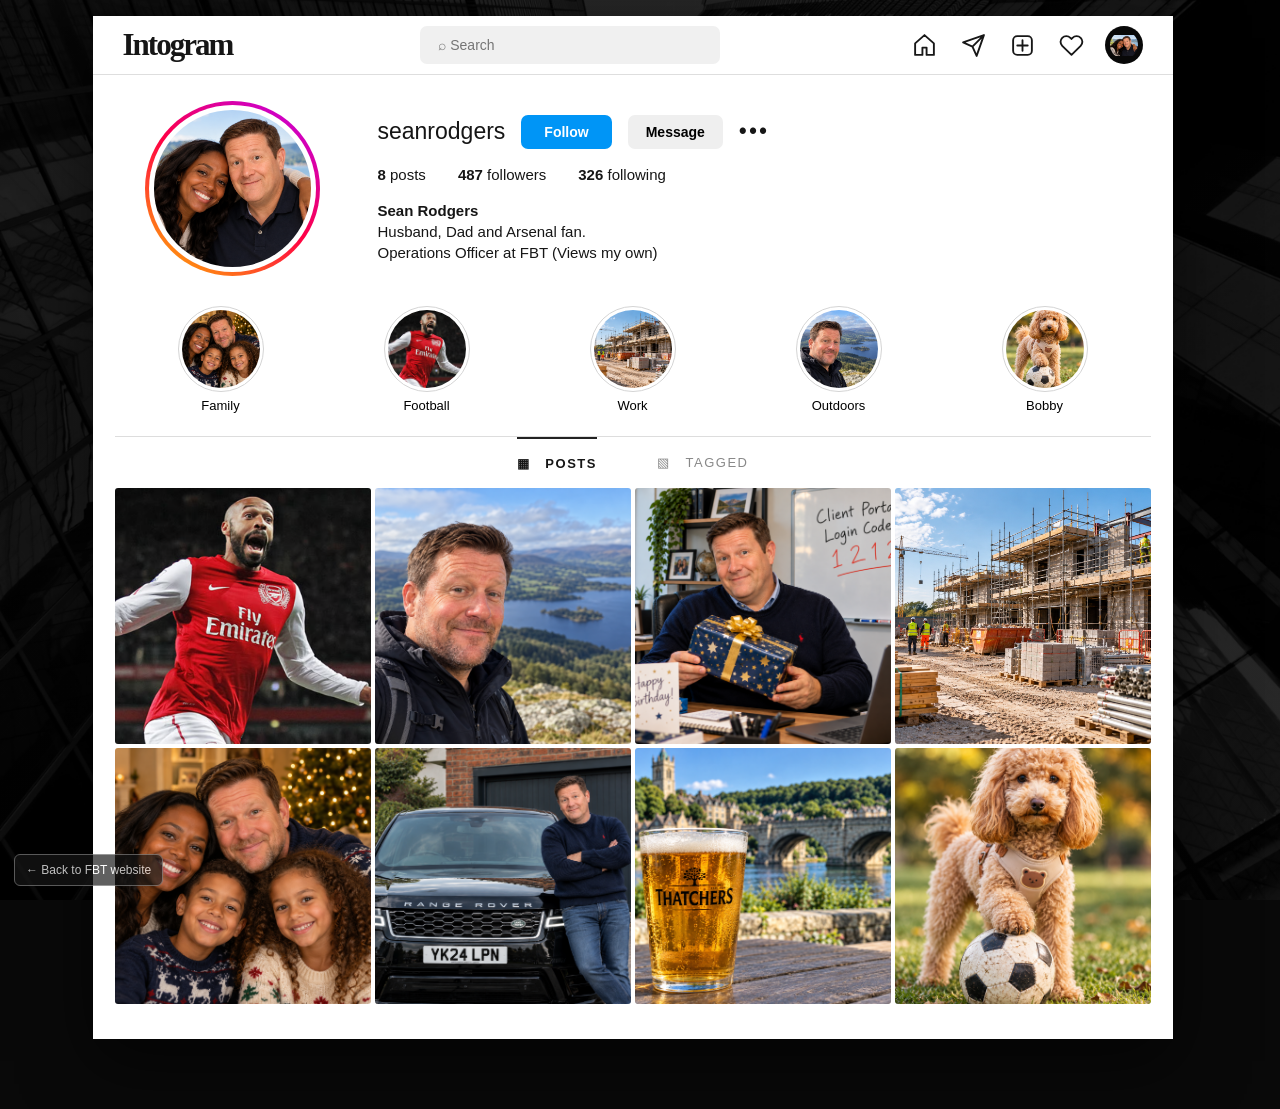
<file: sean-intogram.html>
<!doctype html><html lang="en"><head><meta charset="utf-8"><meta name="viewport" content="width=device-width,initial-scale=1"><title>Sean Rodgers | Intogram</title><link rel="stylesheet" href="site-frame.css"><style>
*{box-sizing:border-box}body{margin:0;background:#fff;color:#161616;font:14px Arial,Helvetica,sans-serif}button,input{font:inherit}button{cursor:pointer}button:focus-visible,a:focus-visible{outline:3px solid #f04;outline-offset:2px}.back{position:fixed;top:16px;left:16px;background:#171717e8;color:#fff;border:1px solid #777;text-decoration:none;padding:10px 14px;border-radius:6px;z-index:30}.shell{background:#fff;max-width:1220px;margin:0 auto 45px;min-height:95vh;box-shadow:0 18px 70px #0009}.topbar{height:64px;border-bottom:1px solid #dedede;display:flex;align-items:center;justify-content:space-between;padding:0 28px;gap:25px}.brand{font:bold italic 33px Georgia,serif;letter-spacing:-2px}.search{background:#f0f0f0;border:0;border-radius:7px;padding:11px 18px;width:270px;max-width:32vw}.topicons{display:flex;align-items:center;gap:21px}.iconbtn{background:none;border:0;padding:3px;display:inline-grid;place-items:center;color:#171717}.iconbtn svg{width:25px;height:25px;stroke:currentColor;fill:none;stroke-width:1.8;stroke-linecap:round;stroke-linejoin:round}.avatar-small{width:32px;height:32px;background:#080808;border-radius:50%;object-fit:contain;padding:5px}.content{padding:24px 24px 52px}.profile{display:flex;align-items:center;gap:75px;padding:14px 45px 20px}.profile-ring{border:4px solid transparent;background:linear-gradient(#fff,#fff) padding-box,linear-gradient(35deg,#ffb900,#f04,#bd00f5) border-box;border-radius:50%;padding:5px;width:192px;height:192px;flex:none}.profile-ring img{width:100%;height:100%;border-radius:50%;background:#080808;object-fit:contain;padding:24px}.profile-main{min-width:0}.profile-header{display:flex;align-items:center;gap:16px;flex-wrap:wrap}.username{font-size:26px;font-weight:500}.follow{background:#0095f6;color:white;border:0;border-radius:7px;padding:9px 23px;font-weight:bold}.follow.following{background:#e8e8e8;color:#222}.message{background:#efefef;border:0;border-radius:7px;padding:9px 18px;font-weight:bold}.stats{display:flex;gap:38px;margin:21px 0;font-size:15px}.bio{line-height:1.52;font-size:15px}.highlights{display:flex;justify-content:space-around;gap:14px;padding:22px 0 28px;overflow-x:auto}.highlight{background:none;border:0;text-align:center;min-width:112px;font-size:13px;font-weight:bold}.highlight img{display:block;width:104px;height:104px;object-fit:cover;border-radius:50%;border:3px solid white;outline:1px solid #d4d4d4;margin:0 auto 10px}.tabs{display:flex;justify-content:center;gap:60px;border-top:1px solid #ddd;height:52px;align-items:center;font-size:12px;letter-spacing:1.5px}.tabs b{height:100%;display:flex;align-items:center;border-top:2px solid #222}.tabs span{color:#888}.grid{display:grid;grid-template-columns:repeat(4,minmax(0,1fr));gap:6px}.tile{aspect-ratio:1;background:#eee;padding:0;border:0;overflow:hidden;position:relative}.tile img{width:100%;height:100%;object-fit:cover;display:block}.tile .tile-overlay{position:absolute;inset:0;background:#0008;color:white;display:flex;align-items:center;justify-content:center;gap:20px;opacity:0;font-weight:bold;font-size:17px}.tile:hover .tile-overlay,.tile:focus-visible .tile-overlay{opacity:1}.modal[hidden],.toast[hidden]{display:none}.modal{position:fixed;inset:0;z-index:100;background:#000d;display:flex;justify-content:center;align-items:center;padding:36px}.post{background:#fff;width:min(1020px,100%);max-height:calc(100dvh - 72px);display:grid;grid-template-columns:minmax(0,1.15fr) minmax(310px,.85fr);overflow:hidden;border-radius:4px}.post-image-wrap{min-height:460px;background:#141414;display:grid;place-items:center;overflow:hidden}.post-image{width:100%;height:100%;max-height:calc(100dvh - 72px);object-fit:contain}.post-right{min-height:0;display:flex;flex-direction:column}.post-account{display:flex;align-items:center;gap:10px;padding:15px;border-bottom:1px solid #e8e8e8}.post-account img{width:35px;height:35px;border-radius:50%;background:#080808;object-fit:contain;padding:6px}.post-account strong{font-size:14px}.post-text{padding:15px 17px;overflow-y:auto;flex:1;min-height:120px}.post-text p{line-height:1.48;margin:8px 0 13px}.hashtags{color:#164b8c;line-height:1.7}.comments{margin-top:20px}.comment{line-height:1.55;margin-bottom:12px}.comment strong{margin-right:6px}.actions{border-top:1px solid #eee;padding:10px 14px}.action-row{display:flex;gap:17px;align-items:center}.action-row .save{margin-left:auto}.action-row .iconbtn svg{width:26px;height:26px}.liked{color:#ed2452}.liked svg{fill:#ed2452;stroke:#ed2452}.likes{font-weight:bold;margin:12px 0 6px}.date{font-size:10px;letter-spacing:.6px;color:#8e8e8e}.addcomment{display:flex;border-top:1px solid #eee;margin-top:12px;padding-top:10px;gap:8px}.addcomment input{border:0;outline:0;flex:1;min-width:0}.addcomment button{border:0;background:none;color:#0095f6;font-weight:bold}.post-nav{display:flex;justify-content:space-between;padding:10px 15px;border-top:1px solid #eee}.post-nav button{background:none;border:0;color:#555;font-size:12px}.close{position:fixed;right:15px;top:12px;border:0;background:none;color:#fff;font-size:38px;line-height:1}.toast{position:fixed;bottom:24px;left:50%;transform:translateX(-50%);background:#252525;color:white;padding:12px 18px;border-radius:6px;z-index:150;box-shadow:0 4px 22px #0005}.notice{font-size:11px;color:#999;text-align:center;margin:22px 0 0}@media(max-width:800px){.shell{margin:0;min-height:100vh}.back{top:auto;bottom:14px;left:12px;font-size:12px}.topbar{height:56px;padding:0 13px}.brand{font-size:25px}.search{display:none}.topicons{gap:11px}.topicons .iconbtn svg{width:21px;height:21px}.content{padding:12px 7px 50px}.profile{gap:17px;padding:12px 4px}.profile-ring{width:92px;height:92px;padding:3px}.profile-ring img{padding:14px}.username{font-size:17px}.profile-header{gap:7px}.follow,.message{padding:7px 10px;font-size:12px}.stats{gap:13px;font-size:12px;margin:11px 0}.bio{font-size:12px}.highlights{justify-content:flex-start;gap:4px}.highlight{min-width:80px;font-size:11px}.highlight img{width:64px;height:64px}.grid{grid-template-columns:repeat(3,minmax(0,1fr));gap:3px}.modal{padding:30px 8px}.post{display:flex;flex-direction:column;max-width:530px;max-height:calc(100dvh - 60px);overflow-y:auto}.post-image-wrap{min-height:0;height:min(44vh,400px);flex:none}.post-image{max-height:100%;height:100%}.post-right{min-height:0}.post-text{max-height:25vh;min-height:90px}.close{top:3px;right:9px}}

/* Version 31: reference-matched, full-size social profile over FBT architecture. */
html,body{min-height:100%;}
body{padding:20px clamp(14px,2.4vw,46px) 42px!important;}
.shell{width:100%;max-width:1450px;margin:0 auto 20px;min-height:calc(100vh - 60px);box-shadow:0 24px 80px rgba(0,0,0,.56);}
.topbar{height:74px;padding:0 clamp(22px,3vw,54px);gap:35px;}
.brand{font-size:38px;font-family:'Brush Script MT','Segoe Script',cursive;font-style:normal;font-weight:700;letter-spacing:-2px;}
.search{width:360px;max-width:33vw;}
.topicons{gap:25px}.topicons .iconbtn svg{width:29px;height:29px}.avatar-small{width:38px;height:38px}
.content{padding:22px 28px 44px;}
.profile{padding:12px 52px 16px;gap:clamp(55px,7vw,130px);align-items:center;}
.profile-ring{width:216px;height:216px;}.profile-ring img{padding:0;object-fit:cover}
.username{font-size:28px}.stats{font-size:17px;gap:52px;margin:22px 0}.bio{font-size:17px;line-height:1.5}
.highlights{padding:25px 8px 30px;justify-content:space-between;gap:8px}
.highlight{min-width:118px;font-size:15px;font-weight:400}.highlight img{width:112px;height:112px;margin-bottom:12px}
.tabs{height:60px;font-size:13px}.grid{gap:5px}.tile{border-radius:3px}
.back{position:fixed;top:auto;bottom:14px;left:14px;font-size:12px;opacity:.75;padding:8px 11px;z-index:50}
.post{width:min(1150px,96vw);grid-template-columns:minmax(0,1.18fr) minmax(350px,.82fr)}
@media(max-width:950px){body{padding:12px!important}.shell{min-height:calc(100vh - 24px)}.profile{gap:28px;padding:10px 15px}.profile-ring{width:145px;height:145px}.profile-ring img{padding:17px}.username{font-size:22px}.stats{gap:19px;font-size:14px}.bio{font-size:14px}.highlight{min-width:90px;font-size:12px}.highlight img{width:80px;height:80px}.content{padding:15px}}
@media(max-width:600px){body{padding:0!important}.shell{margin:0;min-height:100vh}.topbar{height:57px;padding:0 12px;gap:8px}.brand{font-size:28px}.topicons{gap:12px}.topicons .iconbtn svg{width:22px;height:22px}.avatar-small{width:30px;height:30px}.content{padding:8px 4px 40px}.profile{gap:14px;padding:10px 5px}.profile-ring{width:92px;height:92px}.profile-ring img{padding:10px}.username{font-size:17px}.stats{gap:10px;font-size:11px;margin:12px 0}.bio{font-size:11px}.highlights{justify-content:flex-start;gap:6px;overflow-x:auto;padding:15px 0 22px}.highlight{min-width:78px;font-size:11px}.highlight img{width:64px;height:64px}.grid{grid-template-columns:repeat(3,minmax(0,1fr));gap:3px}.tabs{height:48px}.back{bottom:6px;left:6px;font-size:10px;opacity:.7}.post{width:100%;grid-template-columns:1fr}}

/* Version 32: restore the complete social profile and prevent opening at the grid. */
html {scroll-behavior:auto!important;}
body {padding:16px 18px 48px!important;}
.shell {width:min(100%,1080px)!important;max-width:1080px!important;min-height:0!important;margin:0 auto 22px!important;background:#fff!important;position:relative;z-index:1;box-shadow:0 22px 65px #0009;overflow:visible;}
.topbar {height:59px!important;padding:0 30px!important;gap:18px!important;background:#fff!important;display:flex!important;visibility:visible!important;opacity:1!important;}
.brand {font-size:31px!important;}
.search {width:300px!important;max-width:32vw!important;}
.topicons {gap:18px!important;}
.topicons .iconbtn svg {width:25px!important;height:25px!important;}
.content {padding:14px 22px 35px!important;display:block!important;visibility:visible!important;opacity:1!important;}
.profile {display:flex!important;visibility:visible!important;opacity:1!important;padding:12px 30px 10px!important;gap:58px!important;align-items:center!important;}
.profile-ring {width:175px!important;height:175px!important;flex-shrink:0;}
.profile-ring img {padding:0!important;object-fit:cover!important;background:#fff!important;}
.username {font-size:23px!important;}
.stats {font-size:15px!important;gap:32px!important;margin:17px 0!important;}
.bio {font-size:15px!important;line-height:1.4!important;}
.highlights {display:flex!important;visibility:visible!important;opacity:1!important;padding:20px 6px 22px!important;justify-content:space-between!important;gap:6px!important;}
.highlight {min-width:0!important;flex:1;font-size:13px!important;}
.highlight img {width:84px!important;height:84px!important;margin-bottom:7px!important;}
.tabs {display:flex!important;visibility:visible!important;opacity:1!important;height:52px!important;}
.grid {display:grid!important;grid-template-columns:repeat(4,minmax(0,1fr))!important;gap:4px!important;}
.tile {aspect-ratio:1!important;overflow:hidden!important;}
.tile img {width:100%!important;height:100%!important;object-fit:cover!important;}
.back {z-index:50;}
@media(max-width:760px){body{padding:8px!important}.topbar{padding:0 12px!important}.content{padding:10px!important}.profile{gap:16px!important;padding:10px 5px!important}.profile-ring{width:110px!important;height:110px!important}.profile-ring img{padding:12px!important}.username{font-size:18px!important}.stats{gap:10px!important;font-size:12px!important;margin:10px 0!important}.bio{font-size:12px!important}.highlights{overflow-x:auto!important;justify-content:flex-start!important}.highlight{flex:0 0 80px!important}.highlight img{width:67px!important;height:67px!important}.search{display:none!important}.topicons{gap:8px!important}}
@media(max-width:480px){.profile-ring{width:78px!important;height:78px!important}.profile{align-items:flex-start!important}.profile-actions{flex-wrap:wrap!important}.stats{flex-wrap:wrap!important}.grid{grid-template-columns:repeat(3,minmax(0,1fr))!important}}
.profile-ring img{padding:0!important;object-fit:cover!important;background:#fff!important}.post-account img{object-fit:cover!important;background:#fff!important}</style><script>if("scrollRestoration" in history)history.scrollRestoration="manual";window.addEventListener("pageshow",function(){if(!location.hash)window.scrollTo(0,0)});</script></head><body><a class="back" href="people.html">← Back to FBT website</a><main class="shell"><header class="topbar"><div class="brand">Intogram</div><input class="search" placeholder="⌕ Search" aria-label="Search (decorative)" readonly><nav class="topicons" aria-label="Intogram navigation"><button class="iconbtn" aria-label="Home" id="home"><svg viewBox="0 0 24 24"><path d="m3 10 9-8 9 8v11h-7v-7h-4v7H3z"/></svg></button><button class="iconbtn" aria-label="Share profile" id="share-profile"><svg viewBox="0 0 24 24"><path d="M22 2 11 13M22 2 15 22l-4-9-9-4z"/></svg></button><button class="iconbtn" aria-label="Explore posts" id="explore"><svg viewBox="0 0 24 24"><rect x="3" y="3" width="18" height="18" rx="4"/><path d="M12 7v10M7 12h10"/></svg></button><span class="iconbtn" aria-label="Notifications" title="Notifications" style="position:relative"><svg viewBox="0 0 24 24" aria-hidden="true" style="width:27px;height:27px;stroke:currentColor;fill:none;stroke-width:1.8;stroke-linecap:round;stroke-linejoin:round"><path d="M20.8 4.6a5.5 5.5 0 0 0-7.8 0L12 5.7l-1.1-1.1a5.5 5.5 0 0 0-7.8 7.8L12 21l8.8-8.6a5.5 5.5 0 0 0 0-7.8z"/></svg></span><img class="avatar-small" src="assets/sean-profile-couple.png" alt="Sean Rodgers"></nav></header><div class="content"><section class="profile"><div class="profile-ring"><img src="assets/sean-profile-couple.png" alt="Sean Rodgers and his wife"></div><div class="profile-main"><div class="profile-header"><span class="username">seanrodgers</span><button class="follow" id="follow" type="button">Follow</button><button class="message" id="message" type="button">Message</button><span aria-hidden="true" style="font-size:23px;letter-spacing:2px">•••</span></div><div class="stats"><span><b>8</b> posts</span><span><b id="followers">487</b> followers</span><span><b>326</b> following</span></div><div class="bio"><strong>Sean Rodgers</strong><br>Husband, Dad and Arsenal fan.<br>Operations Officer at FBT (Views my own)</div></div></section><div class="highlights" id="highlights"></div><div class="tabs"><b>▦ &nbsp; POSTS</b><span>▧ &nbsp; TAGGED</span></div><div class="grid" id="grid"></div></div></main><div class="modal" id="modal" hidden role="dialog" aria-modal="true" aria-label="Intogram post"><button class="close" id="close" aria-label="Close post">×</button><article class="post"><div class="post-image-wrap"><img class="post-image" id="post-image" alt=""></div><div class="post-right"><div class="post-account"><img src="assets/sean-profile-couple.png" alt=""><strong>seanrodgers</strong><span style="margin-left:auto;color:#555">•••</span></div><div class="post-text"><div id="post-caption"></div><div class="comments" id="comments"></div></div><div class="actions"><div class="action-row"><button class="iconbtn" id="like" aria-label="Like post"><svg viewBox="0 0 24 24"><path d="M20.8 4.6a5.5 5.5 0 0 0-7.8 0L12 5.7l-1.1-1.1a5.5 5.5 0 0 0-7.8 7.8L12 21l8.8-8.6a5.5 5.5 0 0 0 0-7.8z"/></svg></button><button class="iconbtn" id="comment-focus" aria-label="Add comment"><svg viewBox="0 0 24 24"><path d="M21 11.5a8.5 8.5 0 0 1-8.5 8.5 9 9 0 0 1-4-.9L3 21l1.9-5.5A8.5 8.5 0 1 1 21 11.5z"/></svg></button><button class="iconbtn" id="share" aria-label="Share post"><svg viewBox="0 0 24 24"><path d="M22 2 11 13M22 2 15 22l-4-9-9-4z"/></svg></button><button class="iconbtn save" id="save" aria-label="Save post"><svg viewBox="0 0 24 24"><path d="M5 3h14v18l-7-5-7 5z"/></svg></button></div><div class="likes" id="likes"></div><div class="date" id="date"></div><div class="addcomment" aria-hidden="true"><span style="color:#999;padding:4px 0">Add a comment…</span><span style="margin-left:auto;color:#0095f6;font-weight:bold;opacity:.6">Post</span></div></div></div></article></div><div class="toast" id="toast" hidden></div><script>
const posts=[{"title": "Thierry Henry", "caption": "Love this man! Arsenal living legend. One of the greatest to ever wear the shirt!", "image": "assets/sean-post-01.png", "likes": 286, "date": "3 DAYS AGO", "tags": [], "comments": [{"user": "steve_harman", "text": " What a player! Arsenal legend."}, {"user": "alan_chow", "text": " You never stop talking about him!"}]}, {"title": "Lake District", "caption": "Can't beat a weekend away in the Lakes. Fresh air, stunning views and a few miles in the legs!", "image": "assets/sean-post-02.png", "likes": 117, "date": "1 WEEK AGO", "tags": [], "comments": [{"user": "kevin_harman", "text": " Looks like a great walk, Sean."}, {"user": "lisa_brown", "text": " Stunning views!"}]}, {"title": "Birthday at FBT", "caption": "Birthday present from the design team at FBT! Thanks for all the birthday wishes. Really appreciate it!", "image": "assets/sean-post-03.png", "likes": 203, "date": "2 WEEKS AGO", "tags": [], "comments": [{"user": "alan_chow", "text": " Happy birthday, mate! Hope you had a good one."}, {"user": "abby_nidas", "text": " Glad you liked the present!"}]}, {"title": "On Site", "caption": "Another busy day on site. Great to see everything starting to come together. Plenty still to do!", "image": "assets/sean-post-04.png", "likes": 145, "date": "3 WEEKS AGO", "tags": [], "comments": [{"user": "james_wilby", "text": " Great progress on site."}, {"user": "kevin_harman", "text": " Coming along nicely."}]}, {"title": "Christmas", "caption": "Merry Christmas from the Rodgers family! Nothing better than having everyone together. Hope you've all had a brilliant day!", "image": "assets/sean-post-05.png", "likes": 324, "date": "10 MONTHS AGO", "tags": [], "comments": [{"user": "alan_chow", "text": " Merry Christmas, mate, to you and the family."}, {"user": "abby_nidas", "text": " Lovely family photo. Merry Christmas!"}]}, {"title": "New Range Rover", "caption": "Finally treated myself to a new motor! Absolutely loving the new Range Rover. Been waiting a while for this one!", "image": "assets/sean-post-06.png", "likes": 256, "date": "1 MONTH AGO", "tags": [], "comments": [{"user": "kevin_harman", "text": " Very nice! Enjoy the new wheels."}, {"user": "alan_chow", "text": " That looks brilliant, mate."}]}, {"title": "Riverside Pint", "caption": "Sunshine, a cold pint of Thatchers and nowhere else I need to be. Perfect afternoon!", "image": "assets/sean-post-07.png", "likes": 98, "date": "2 MONTHS AGO", "tags": [], "comments": [{"user": "james_wilby", "text": " That looks like a good afternoon!"}]}, {"title": "Bobby Pires", "caption": "Bobby Pires, welcome to the Rodgers family! Already causing chaos and clearly a football fan.", "image": "assets/sean-post-08.png", "likes": 412, "date": "5 DAYS AGO", "tags": [], "comments": [{"user": "alan_chow", "text": " What a great name for him!"}, {"user": "abby_nidas", "text": " He is adorable!"}]}];
const $=id=>document.getElementById(id),svgHeart='♥';let active=0,lastFocus=null,following=false;const liked=new Set(),saved=new Set(),userComments={};const modal=$('modal');function showToast(message){const t=$('toast');t.textContent=message;t.hidden=false;clearTimeout(showToast.timer);showToast.timer=setTimeout(()=>t.hidden=true,2300)}
function render(){const p=posts[active];$('post-image').src=p.image;$('post-image').alt=p.title;const caption=$('post-caption');caption.replaceChildren();const para=document.createElement('p');const name=document.createElement('strong');name.textContent='seanrodgers ';para.append(name,document.createTextNode(p.caption));caption.append(para);const tags=document.createElement('div');tags.className='hashtags';tags.textContent=p.tags.join(' ');caption.append(tags);const comments=$('comments');comments.replaceChildren();[...p.comments,...(userComments[active]||[])].forEach(c=>{const el=document.createElement('div');el.className='comment';const strong=document.createElement('strong');strong.textContent=c.user;el.append(strong,document.createTextNode(c.text));comments.append(el)});$('likes').textContent=(p.likes+(liked.has(active)?1:0)).toLocaleString('en-GB')+' likes';$('date').textContent=p.date;$('like').classList.toggle('liked',liked.has(active));$('like').setAttribute('aria-pressed',liked.has(active));$('save').style.color=saved.has(active)?'#ed2452':'';}
function openPost(i){lastFocus=document.activeElement;active=i;render();modal.hidden=false;document.body.style.overflow='hidden';$('close').focus()}function closePost(){modal.hidden=true;document.body.style.overflow='';if(lastFocus)lastFocus.focus()}posts.forEach((p,i)=>{const b=document.createElement('button');b.type='button';b.className='tile';b.setAttribute('aria-label','Open post '+(i+1)+': '+p.title);const img=document.createElement('img');img.src=p.image;img.alt=p.title;img.loading='lazy';const over=document.createElement('span');over.className='tile-overlay';over.textContent='♥ '+p.likes+'    ◉ '+p.comments.length;b.append(img,over);b.onclick=()=>openPost(i);$('grid').append(b)});
[['Family',4],['Football',0],['Work',3],['Outdoors',1],['Bobby',7]].forEach(([label,index])=>{const b=document.createElement('button');b.className='highlight';const img=document.createElement('img');img.src=posts[index].image;img.alt='';b.append(img,document.createTextNode(label));b.onclick=()=>openPost(index);$('highlights').append(b)});
$('follow').onclick=()=>{following=!following;$('follow').textContent=following?'Following':'Follow';$('follow').classList.toggle('following',following);$('followers').textContent=(487+(following?1:0)).toLocaleString('en-GB');showToast(following?'You are now following seanrodgers':'Unfollowed seanrodgers')};$('message').onclick=()=>showToast('Messaging is simulated on this training website');$('home').onclick=()=>window.scrollTo({top:0,behavior:'smooth'});$('explore').onclick=()=>document.getElementById('grid').scrollIntoView({behavior:'smooth'});$('share-profile').onclick=()=>shareLink(location.href);function shareLink(url){if(navigator.clipboard&&window.isSecureContext){navigator.clipboard.writeText(url).then(()=>showToast('Link copied')).catch(()=>showToast('Sharing is simulated on this training website'))}else{showToast('Sharing is simulated on this training website')}}$('like').onclick=()=>{liked.has(active)?liked.delete(active):liked.add(active);render()};$('save').onclick=()=>{saved.has(active)?saved.delete(active):saved.add(active);render();showToast(saved.has(active)?'Post saved':'Post removed from saved')};$('share').onclick=()=>shareLink(location.href.split('#')[0]+'#post-'+(active+1));$('close').onclick=closePost;modal.onclick=e=>{if(e.target===modal)closePost()};document.addEventListener('keydown',e=>{if(modal.hidden)return;if(e.key==='Escape')closePost();if(e.target.tagName==='INPUT')return;if(e.key==='ArrowRight'){active=(active+1)%posts.length;render()}if(e.key==='ArrowLeft'){active=(active+posts.length-1)%posts.length;render()}});const match=location.hash.match(/^#post-(\d+)$/);if(match&&+match[1]>=1&&+match[1]<=posts.length)openPost(+match[1]-1);
</script><script>
// Intogram is a read-only fictional profile: opening posts is the only interaction.
['follow','message','home','explore','share-profile','like','comment-focus','share','save'].forEach(function(id){
 var old=document.getElementById(id);if(!old)return;
 var replacement=old.cloneNode(true);old.parentNode.replaceChild(replacement,old);
 replacement.style.cursor='default';replacement.setAttribute('aria-disabled','true');
});
// Story highlights are decorative on this profile.
document.querySelectorAll('.highlight').forEach(function(button){var copy=button.cloneNode(true);button.replaceWith(copy);copy.style.cursor='default';copy.setAttribute('tabindex','-1')});
</script><script src="frame-bridge.js"></script></body></html>
</file>
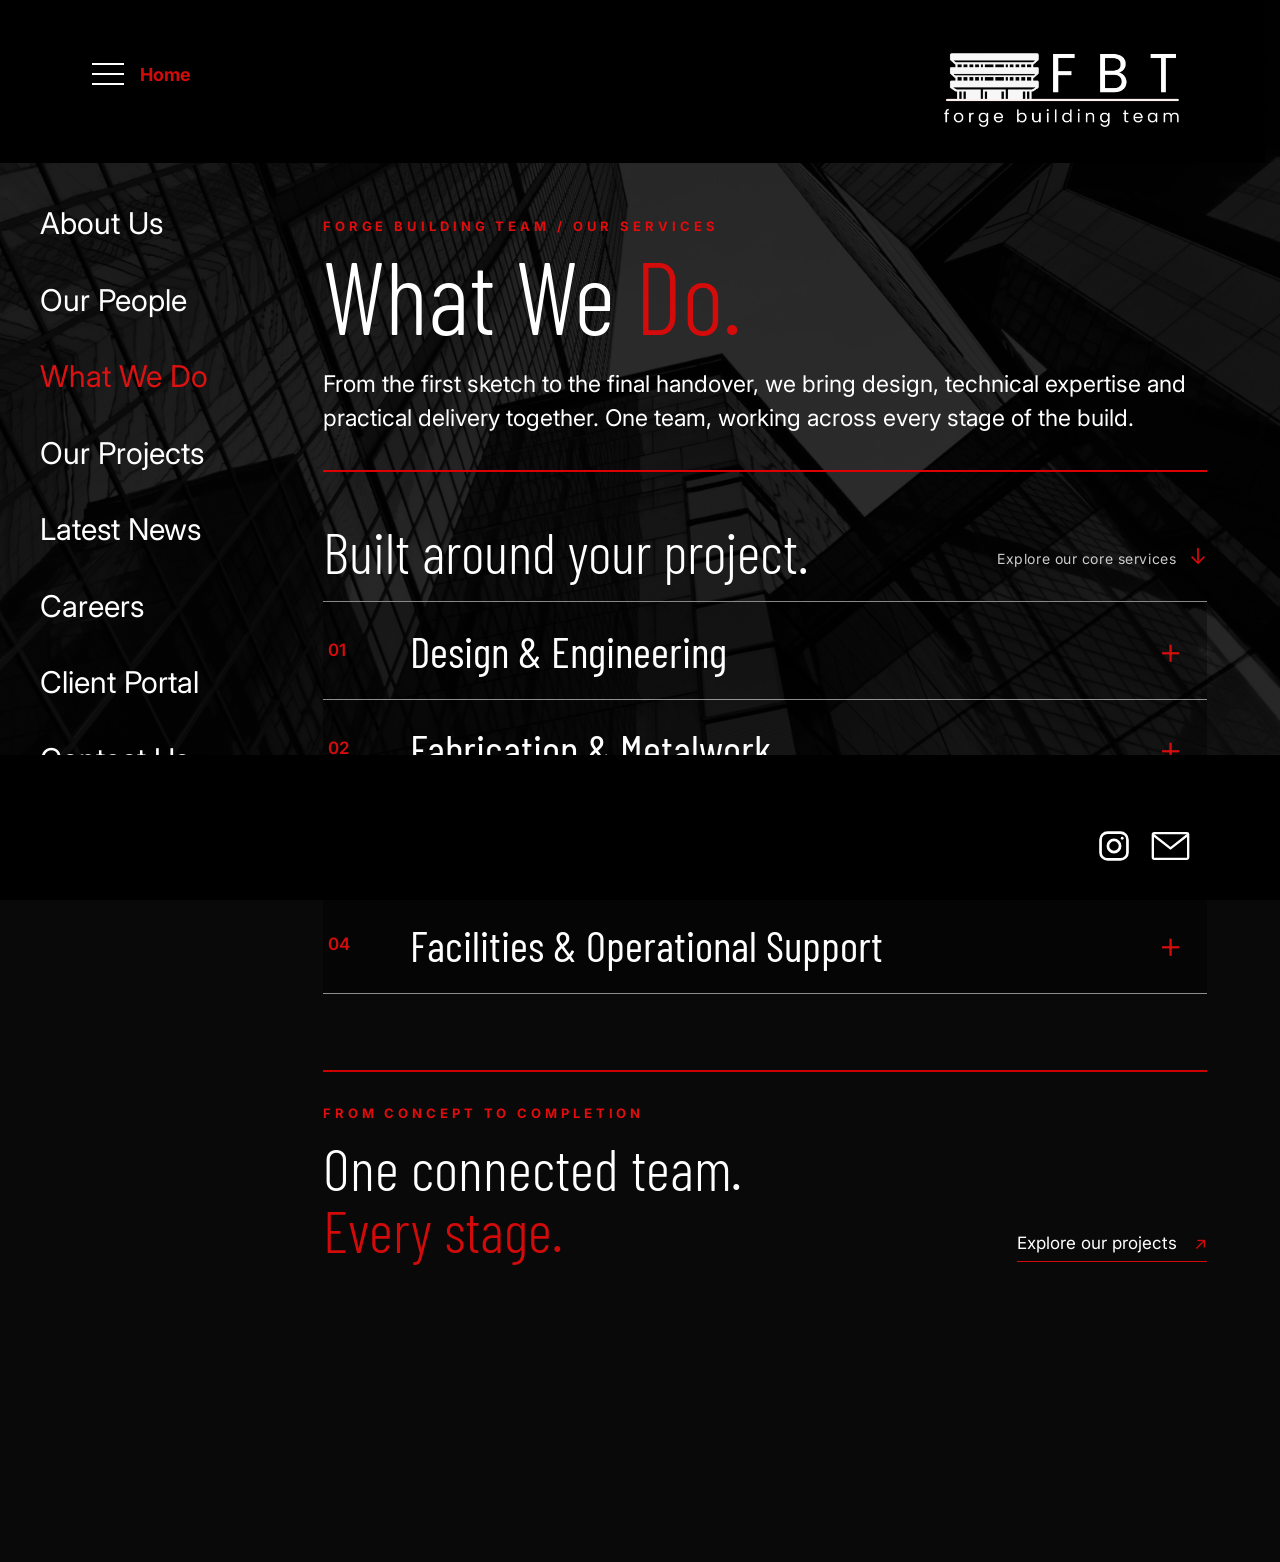
<file: services.html>
<!doctype html><html lang="en"><head><meta charset="utf-8"><meta name="viewport" content="width=device-width,initial-scale=1"><title>What We Do | Forge Building Team</title><link rel="stylesheet" href="styles.css"><link rel="stylesheet" href="sections.css"><link rel="stylesheet" href="what-we-do.css"><link rel="stylesheet" href="site-frame.css"></head><body><header class="topbar"><div class="top-left"><button class="menu-toggle" id="toggle" type="button" aria-expanded="true" aria-controls="navigation" aria-label="Toggle navigation"><span></span><span></span><span></span></button><a href="index.html" class="home-link">Home</a></div><a href="index.html" class="logo"><img src="assets/fbt-logo.png" alt="FBT forge building team"></a></header><div class="body-shell"><aside class="nav" id="navigation"><nav aria-label="Main navigation"><a href="about.html">About Us</a><a href="people.html">Our People</a><a href="services.html" class="active" aria-current="page">What We Do</a><a href="projects.html">Our Projects</a><a href="news.html">Latest News</a><a href="careers.html">Careers</a><a href="client-portal.html">Client Portal</a><a href="contact.html">Contact Us</a></nav></aside><main class="main section-main what-main">
  <div class="section-kicker">FORGE BUILDING TEAM / OUR SERVICES</div>
  <h1>What We <em>Do.</em></h1>
  <p class="section-intro">From the first sketch to the final handover, we bring design, technical expertise and practical delivery together. One team, working across every stage of the build.</p>
  <div class="what-rule"></div>
  <div class="what-heading-row"><h2>Built around your project.</h2><p>Explore our core services <span aria-hidden="true">↓</span></p></div>
  <div class="what-services">
    <article class="what-service"><button class="what-service-toggle" aria-expanded="false" aria-controls="service-design"><span class="what-number">01</span><span class="what-title">Design &amp; Engineering</span><span class="what-plus" aria-hidden="true">+</span></button><div class="what-service-detail" id="service-design" hidden><p>Our design and engineering teams develop ideas into coordinated, buildable solutions. We work with clients, architects and specialist partners to balance creative ambition with technical requirements.</p><ul><li>Concept and detailed design</li><li>Technical drawings and design coordination</li><li>Engineering input and buildability reviews</li><li>Planning and consultant liaison</li></ul></div></article>
    <article class="what-service"><button class="what-service-toggle" aria-expanded="false" aria-controls="service-fabrication"><span class="what-number">02</span><span class="what-title">Fabrication &amp; Metalwork</span><span class="what-plus" aria-hidden="true">+</span></button><div class="what-service-detail" id="service-fabrication" hidden><p>Our fabrication capability supports bespoke metalwork and practical construction requirements, from workshop preparation to coordination with the wider site programme.</p><ul><li>Specialist architectural metalwork</li><li>Fabrication planning and coordination</li><li>Quality checks and technical reviews</li><li>Installation interface and site support</li></ul></div></article>
    <article class="what-service"><button class="what-service-toggle" aria-expanded="false" aria-controls="service-project"><span class="what-number">03</span><span class="what-title">Construction &amp; Project Delivery</span><span class="what-plus" aria-hidden="true">+</span></button><div class="what-service-detail" id="service-project" hidden><p>We manage the moving parts of a project, keeping teams aligned, work sequenced and delivery focused on quality, programme and budget.</p><ul><li>Project and programme management</li><li>Contractor and supplier coordination</li><li>Site operations and delivery planning</li><li>Handover and project close-out</li></ul></div></article>
    <article class="what-service"><button class="what-service-toggle" aria-expanded="false" aria-controls="service-facilities"><span class="what-number">04</span><span class="what-title">Facilities &amp; Operational Support</span><span class="what-plus" aria-hidden="true">+</span></button><div class="what-service-detail" id="service-facilities" hidden><p>Our involvement can continue beyond completion, supporting the spaces, systems and operational arrangements that keep buildings working.</p><ul><li>Facilities improvements and upgrades</li><li>Operational coordination</li><li>Building and site infrastructure planning</li><li>Maintenance project support</li></ul></div></article>
  </div>
  <section class="what-outro"><div><span class="section-kicker">FROM CONCEPT TO COMPLETION</span><h2>One connected team.<br><em>Every stage.</em></h2></div><a href="projects.html">Explore our projects <span aria-hidden="true">↗</span></a></section>
</main></div><footer><div><a href="intogram.html" aria-label="FBT Intogram"><svg viewBox="0 0 24 24" aria-hidden="true"><rect x="2.5" y="2.5" width="19" height="19" rx="5"/><circle cx="12" cy="12" r="4.3"/><circle cx="17.8" cy="6.5" r="1" fill="currentColor" stroke="none"/></svg></a><a href="contact.html" aria-label="Contact Us"><svg viewBox="0 0 32 24" aria-hidden="true"><rect x="1.5" y="1.5" width="29" height="21" rx="1"/><path d="M2 3 L16 14 L30 3"/></svg></a></div></footer><script src="section.js"></script><script src="what-we-do.js"></script><script src="frame-bridge.js"></script></body></html>
</file>
<file: styles.css>
@import url('https://fonts.googleapis.com/css2?family=Barlow+Condensed:wght@300;400&family=Inter:wght@400;500;600;700&display=swap');
:root{--red:#c90000}*{box-sizing:border-box}html{scroll-behavior:smooth}body{margin:0;background:#000;color:white;font-family:Inter,Arial,sans-serif}.topbar{height:163px;background:#000;display:flex;align-items:flex-start;justify-content:space-between;padding:46px 6.8% 0 7.25%;position:relative;z-index:3}.top-left{display:flex;gap:16px;align-items:center;padding-top:17px}.menu-toggle{border:0;background:none;width:32px;height:22px;display:flex;flex-direction:column;justify-content:space-between;padding:0;cursor:pointer}.menu-toggle span{display:block;width:32px;height:2px;background:white}.home-link{font-size:18px;font-weight:700;color:#d20a0a;text-decoration:none}.logo{width:225px;height:68px;overflow:hidden;display:block}.logo img{width:225px;height:auto;display:block;mix-blend-mode:screen}.body-shell{display:grid;grid-template-columns:24% minmax(0,1fr);background:#0b0b0b url('assets/architecture.jpg') left top / 100% auto repeat-y;min-height:590px}.nav{padding:40px 0 20px 40px}.nav nav{display:flex;flex-direction:column;gap:36px;position:sticky;top:30px}.nav a{font-size:30px;line-height:1.35;color:#fff;text-decoration:none;white-space:nowrap}.nav a.active,.nav a:hover{color:#dc1111}.main{min-width:0}.feature{position:relative;min-height:555px;padding:76px 0 0 0;overflow:hidden}.feature-copy{position:relative;z-index:1;width:60%;max-width:690px}.mini-brand{font-size:92px;line-height:95px;font-weight:900;letter-spacing:-12px;transform:scaleX(1.25);transform-origin:left;width:100px}.feature h1{font-family:'Barlow Condensed','Arial Narrow',sans-serif;font-weight:300;font-size:84px;line-height:1.06;margin:5px 0 0;letter-spacing:-1.5px}.red-rule{height:2px;background:#d00000;width:calc(100% + 230px);margin:8px 0 9px}.feature h2{font-size:25px;font-weight:400;margin:0 0 32px}.feature p{font-size:20px;line-height:1.52;max-width:660px;margin:0 0 29px}.connect{border:0;background:none;color:#fff;font:700 20px Inter,Arial,sans-serif;padding:0;cursor:pointer;text-align:left}.connect:hover{text-decoration:underline}.sheena{position:absolute;right:7.8%;top:68px;width:42%;max-width:540px;aspect-ratio:578/559;object-fit:contain;z-index:0}.next-story{padding:0 7% 50px 0;max-width:1000px}.next-story h2{font:300 clamp(75px,9vw,145px)/1 'Barlow Condensed','Arial Narrow',sans-serif;color:#c90000;letter-spacing:14px;margin:0 0 18px}.next-story p{font-size:25px;line-height:1.45;margin:0 0 34px}footer{height:145px;background:#000;display:flex;align-items:flex-end;justify-content:flex-end;padding:0 7% 35px}footer div{display:flex;gap:16px;align-items:center}footer a,footer button{color:#fff;background:none;border:0;font-size:36px;line-height:1;text-decoration:none;cursor:pointer}.overlay{position:fixed;inset:0;background:rgba(0,0,0,.75);display:grid;place-items:center;z-index:10;padding:20px}.overlay[hidden]{display:none}.dialog{position:relative;width:min(772px,100%);min-height:444px;background:#fffafa;color:#080808;padding:25px 27px;box-shadow:0 20px 80px #0008}.dialog h2{font-size:39px;font-weight:400;margin:0;border-bottom:1px solid #555;padding-bottom:8px}.dialog textarea{width:100%;height:265px;resize:vertical;border:0;outline:0;background:transparent;padding:20px 0;font:21px 'Courier New',monospace;color:#111}.dialog textarea::placeholder{color:#111;opacity:1}.close{position:absolute;right:12px;top:7px;background:none;border:0;font-size:29px;cursor:pointer}.dialog-actions{display:flex;align-items:center;justify-content:space-between;gap:10px}.dialog-actions button{background:#c90000;color:white;border:0;padding:11px 18px;cursor:pointer;font-weight:600}.sr-only{position:absolute;width:1px;height:1px;overflow:hidden;clip:rect(0,0,0,0)}@media(max-width:1000px){.body-shell{grid-template-columns:250px minmax(0,1fr)}.nav a{font-size:24px}.nav{padding-left:25px}.feature{padding-top:50px}.feature h1{font-size:70px}.feature-copy{width:72%}.sheena{right:0;opacity:.75}.feature p{font-size:18px}}@media(max-width:700px){.topbar{height:105px;padding:25px 22px}.logo,.logo img{width:155px}.body-shell{display:block;background-size:auto 100%}.nav{display:none;padding:20px 25px;background:#070707}.nav.open{display:block}.nav nav{gap:15px}.nav a{font-size:22px}.feature{min-height:720px;padding:35px 22px 0}.feature-copy{width:100%;max-width:none}.mini-brand{font-size:60px;line-height:70px}.feature h1{font-size:70px}.red-rule{width:100%}.feature h2{font-size:20px}.feature p{font-size:17px;max-width:95%}.sheena{top:auto;bottom:0;right:0;width:78%;opacity:.9}.connect{font-size:17px}.next-story{padding:25px 22px}.next-story h2{letter-spacing:5px}.next-story p{font-size:19px}footer{height:90px}.dialog{min-height:350px}.dialog h2{font-size:30px}.dialog textarea{height:210px}}
/* Brand asset and footer corrections */
.logo{width:234px;height:90px;overflow:visible;flex-shrink:0}.logo img{width:234px;height:90px;object-fit:contain;mix-blend-mode:normal}.mini-brand{width:190px;height:110px;overflow:hidden;font-size:initial;line-height:normal;letter-spacing:normal;transform:none}.mini-brand img{display:block;width:468px;height:180px;max-width:none;object-fit:fill}.mini-brand img{transform:translate(0,-2px)}footer a{display:inline-flex;align-items:center;justify-content:center;width:40px;height:38px}footer a svg{display:block;width:34px;height:34px;fill:none;stroke:#fff;stroke-width:1.9;stroke-linejoin:round;stroke-linecap:round}footer a:nth-child(2) svg{width:39px;height:30px}footer a:hover svg{stroke:#d20a0a}@media(max-width:700px){.logo{width:155px;height:60px}.logo img{width:155px;height:60px}.mini-brand{width:140px;height:83px}.mini-brand img{width:346px;height:133px}}

/* Refined transparent symbol */
.mini-brand{width:190px;height:110px;display:flex;align-items:center;overflow:visible}
.mini-brand img{width:190px;height:auto;max-width:100%;object-fit:contain;transform:none;display:block}
@media(max-width:700px){.mini-brand{width:140px;height:83px}.mini-brand img{width:140px;height:auto}}

/* Latest News: continuous article sequence */
.theatre-story{padding:99px 7% 0 6px;min-height:475px}
.theatre-story h2{font-size:24px;line-height:1.25;font-weight:750;margin:0;max-width:950px}
.story-rule{height:3px;width:min(720px,100%);background:var(--red);margin:9px 0 10px}
.theatre-story p{font-size:25px;line-height:1.4;margin:0 0 18px;max-width:1150px}
.theatre-story .story-date{margin-bottom:15px}
.feature{padding-top:12px;min-height:560px}
.next-story{padding-top:0;padding-bottom:32px;max-width:none}
.next-story h2{font-size:clamp(90px,9vw,145px)}
.carpark-layout{display:grid;grid-template-columns:minmax(0,1fr) 260px;gap:35px;align-items:start}
.carpark-copy p{max-width:750px}.carpark-layout .plan{width:100%;height:auto;object-fit:contain;margin-top:12px;background:white}
.staff-card{display:inline-flex;align-items:center;gap:10px;background:#fff;color:#222;border-radius:12px;padding:8px 14px;margin:0 0 30px;min-width:195px}
.staff-avatar{display:grid;place-items:center;background:#333;color:#fff;border-radius:50%;height:45px;width:45px;font-size:13px;font-weight:700}
.staff-card strong{font-size:12px;display:block}.staff-card small{font-size:10px;display:block}
@media(max-width:1000px){.theatre-story{padding:55px 22px 15px 0;min-height:0}.theatre-story p{font-size:20px}.carpark-layout{grid-template-columns:1fr 180px;gap:18px}}
@media(max-width:700px){.theatre-story{padding:35px 22px}.theatre-story h2{font-size:21px}.theatre-story p{font-size:17px}.feature{padding-top:20px}.carpark-layout{grid-template-columns:1fr}.carpark-layout .plan{width:min(300px,100%)}.next-story h2{font-size:78px}}

/* v5: fixed site-wide bottom bar and balanced news story spacing */
:root{--footer-height:145px}
body{padding-bottom:var(--footer-height)}
footer{position:fixed;left:0;right:0;bottom:0;z-index:8;height:var(--footer-height);background:#000;display:flex;align-items:flex-end;justify-content:flex-end;padding:0 7% 35px}
.theatre-story{min-height:0;padding-bottom:66px}
.feature{min-height:0;padding-top:0;padding-bottom:72px;display:flow-root;overflow:visible}
.feature::after{content:"";display:block;clear:both}
.next-story{padding-top:0;padding-bottom:65px}
@media(max-width:1000px){.theatre-story{padding-bottom:52px}.feature{padding-bottom:58px}}
@media(max-width:700px){:root{--footer-height:90px}footer{height:var(--footer-height);padding-bottom:20px}.theatre-story{padding-bottom:42px}.feature{min-height:720px;padding-top:0;padding-bottom:45px}.next-story{padding-bottom:50px}}

/* v6 original supplied graphics and plan interaction */
.body-shell{background-image:linear-gradient(rgba(0,0,0,.19),rgba(0,0,0,.19)),url('assets/architecture.png');background-repeat:repeat-y;background-size:100% auto}
.logo{width:235px;height:88px}.logo img{width:235px;height:88px;object-fit:contain}
.mini-brand{width:198px;height:105px}.mini-brand img{width:198px;max-height:105px;object-fit:contain;object-position:left center}
.feature{isolation:isolate}.feature-copy{z-index:2}.sheena{z-index:1;object-fit:contain;aspect-ratio:auto;width:37%;height:440px;right:9%;top:28px;object-position:center bottom}
.feature:before{content:"";position:absolute;z-index:0;right:6%;top:50px;width:41%;aspect-ratio:1;border-radius:50%;background:#c90000}
.staff-avatar{object-fit:cover;object-position:center 18%;background:#aaa;flex:none;width:47px;height:47px}
.plan-button{position:relative;background:none;border:0;padding:0;cursor:zoom-in;color:#fff;align-self:start;text-align:center}.plan-button .plan{width:100%;display:block}.plan-button span{display:block;font:12px Inter,Arial,sans-serif;margin-top:6px}.plan-button:hover{filter:brightness(1.12)}
.plan-lightbox{position:fixed;inset:0;background:rgba(0,0,0,.92);z-index:30;display:flex;align-items:center;justify-content:center;padding:65px 35px}.plan-lightbox[hidden]{display:none}.plan-lightbox img{max-width:100%;max-height:100%;object-fit:contain;background:#fff}.plan-close{position:absolute;top:16px;right:28px;font-size:46px;color:#fff;border:0;background:transparent;cursor:pointer}
@media(max-width:700px){.logo,.logo img{width:155px;height:58px}.mini-brand,.mini-brand img{width:140px;height:80px}.sheena{width:75%;height:360px;right:0;top:auto;bottom:0}.feature:before{width:76%;top:auto;bottom:35px;right:-10%}.plan-lightbox{padding:65px 12px}}

.contact-main{min-height:590px;padding:135px 4% 80px 2%;display:flex;flex-direction:column;gap:65px}.contact-method{display:flex;align-items:center;gap:80px;color:#fff;text-decoration:none;font-size:clamp(32px,4.3vw,68px);white-space:nowrap}.contact-method svg{width:150px;height:130px;fill:none;stroke:currentColor;stroke-width:1;flex:none}.contact-method:hover{color:#d20a0a}@media(max-width:900px){.contact-method{gap:20px;font-size:clamp(20px,4vw,42px)}.contact-method svg{width:90px;height:80px}}@media(max-width:700px){.contact-main{min-height:500px;padding:85px 20px;gap:45px}.contact-method{gap:15px;font-size:clamp(18px,5vw,30px)}.contact-method svg{width:60px;height:55px}}

/* v7: reference-accurate positioning for the two Latest News sections */
@media (min-width:1001px){
  .feature{min-height:520px;padding-top:0;padding-bottom:52px;overflow:visible;isolation:isolate}
  .feature-copy{width:59%;max-width:680px;position:relative;z-index:3}
  .mini-brand{width:200px;height:112px;display:flex;align-items:flex-start}
  .mini-brand img{width:200px;height:auto;max-height:none;object-fit:contain;object-position:left top}
  .feature h1{margin-top:3px;font-size:84px}
  .feature .red-rule{width:calc(100% + 135px);position:relative;z-index:1}
  .feature:before{width:min(38.5vw,480px);height:min(38.5vw,480px);aspect-ratio:1;top:16px;right:7.7%;border-radius:50%;z-index:0}
  .sheena{width:340px;height:430px;max-width:none;right:calc(7.7% + 70px);top:76px;object-fit:contain;object-position:center bottom;z-index:2;opacity:1}
  .next-story{padding-right:3%;padding-bottom:75px}
  .next-story h2{margin-bottom:18px;line-height:1;letter-spacing:13px}
  .carpark-layout{grid-template-columns:minmax(0,1fr) minmax(360px,40%);gap:32px;align-items:start}
  .carpark-copy p{font-size:25px;line-height:1.45;max-width:750px}
  .plan-button{margin-top:6px;width:100%;display:block}
  .plan-button .plan{width:100%;height:auto;aspect-ratio:1.42;object-fit:contain;object-position:center center;background:#fff;margin:0}
  .staff-card{margin-top:0}
}
@media(min-width:1001px) and (max-width:1350px){
  .feature:before{width:390px;height:390px;right:3%}
  .sheena{width:285px;height:370px;right:calc(3% + 55px);top:45px}
  .feature-copy{width:64%}
  .carpark-layout{grid-template-columns:minmax(0,1fr) 37%;gap:22px}
  .carpark-copy p{font-size:21px}
}
@media(max-width:1000px){
  .feature:before{right:0;top:45px;width:43%;height:auto;aspect-ratio:1}
  .sheena{right:5%;top:70px;width:34%;height:360px;object-fit:contain;opacity:1}
  .carpark-layout{grid-template-columns:minmax(0,1fr) 40%;gap:22px}
  .carpark-layout .plan{width:100%;height:auto;object-fit:contain}
}
@media(max-width:700px){
  .feature{min-height:790px;overflow:hidden}
  .feature-copy{width:100%;z-index:3}
  .feature:before{width:78%;height:auto;top:auto;bottom:12px;right:-8%}
  .sheena{width:62%;height:350px;top:auto;bottom:12px;right:6%;object-position:center bottom}
  .feature .red-rule{width:100%}
  .carpark-layout{grid-template-columns:1fr}
  .plan-button{width:100%;max-width:480px}
  .carpark-layout .plan{width:100%;height:auto}
}

/* v8: artwork composition aligned to supplied reference screenshots */
.feature::before{display:none!important}
.feature{isolation:isolate;overflow:visible}
.sheena-circle{position:absolute;right:3.5%;top:12px;width:clamp(390px,38vw,490px);height:clamp(390px,38vw,490px);border-radius:50%;background:#c90000;overflow:hidden;z-index:2}
.sheena-circle .sheena{position:absolute!important;display:block;max-width:none!important;width:74%!important;height:auto!important;aspect-ratio:auto!important;top:12%!important;bottom:auto!important;right:13%!important;object-fit:initial!important;opacity:1!important}
@media(min-width:1001px){
 .feature{min-height:545px;padding-bottom:48px}
 .feature-copy{z-index:3}
 .next-story{padding-right:7.5%}
 .carpark-layout{grid-template-columns:minmax(0,1fr) 37%;gap:26px}
 .plan-button{margin-top:6px}
 .plan-button .plan{aspect-ratio:auto;height:auto;object-fit:contain}
}
@media(min-width:1001px) and (max-width:1350px){
 .sheena-circle{width:390px;height:390px;right:2%;top:12px}
 .feature{min-height:470px}
 .carpark-layout{grid-template-columns:minmax(0,1fr) 36%;gap:20px}
}
@media(min-width:701px) and (max-width:1000px){
 .sheena-circle{width:38vw;height:38vw;right:1%;top:25px}
 .feature{min-height:460px}
 .feature-copy{width:63%}
 .carpark-layout{grid-template-columns:minmax(0,1fr) 36%}
}
@media(max-width:700px){
 .feature{min-height:760px;overflow:hidden}
 .sheena-circle{width:min(85vw,390px);height:min(85vw,390px);right:-4%;top:auto;bottom:24px}
 .sheena-circle .sheena{width:74%!important;right:13%!important;top:12%!important}
 .next-story{padding-right:22px}
 .carpark-layout{grid-template-columns:1fr}
}

/* v9: correct proportions against supplied 16:9 reference */
@media(min-width:1001px){
 .feature{min-height:600px}
 .sheena-circle{width:clamp(490px,40vw,585px);height:clamp(490px,40vw,585px);right:2.5%;top:4px}
 .sheena-circle .sheena{width:74%!important;right:13%!important;top:12%!important}
 .mini-brand{width:220px;height:123px}
 .mini-brand img{width:220px;max-height:none}
}
@media(min-width:1001px) and (max-width:1350px){
 .feature{min-height:550px}
 .sheena-circle{width:clamp(420px,40vw,510px);height:clamp(420px,40vw,510px);right:1.5%;top:8px}
}
@media(min-width:701px) and (max-width:1000px){
 .sheena-circle{width:43vw;height:43vw}
 .feature{min-height:490px}
}

/* v10: align to supplied Meet Sheena reference and hold one background still */
.body-shell {
  background-image: linear-gradient(rgba(0,0,0,.23),rgba(0,0,0,.23)), url('assets/architecture.png');
  background-repeat: no-repeat;
  background-size: cover;
  background-position: center center;
  background-attachment: fixed;
}
@media (min-width:1001px) {
  .feature { min-height: 540px; padding-bottom: 58px; }
  .feature-copy { width: min(680px, 55%); max-width: none; }
  .feature .red-rule { width: 100%; z-index: 1; }
  .sheena-circle {
    width: clamp(385px,29.15vw,500px);
    height: clamp(385px,29.15vw,500px);
    right: 7.6%;
    top: 4px;
    z-index: 2;
  }
  .sheena-circle .sheena { width: 74%!important; right: 13%!important; top: 12%!important; }
  .next-story { padding-right: 7.5%; }
  .carpark-layout { grid-template-columns: minmax(0,1fr) 37%; gap: 26px; }
}
@media (min-width:1001px) and (max-width:1350px) {
  .feature-copy { width: 57%; }
  .sheena-circle { right: 4%; }
}
@media (max-width:1000px) {
  .body-shell { background-attachment: fixed; background-size: cover; }
}

/* v11: anchor Sheena's circle to the EXISTING rule endpoint.
   The rule's dimensions are deliberately not changed. */
@media (min-width:1001px) {
  .feature .sheena-circle {
    width: clamp(440px, 28vw, 500px);
    height: clamp(440px, 28vw, 500px);
    right: auto;
    left: var(--sheena-circle-left, 55%);
    top: var(--sheena-circle-top, 0px);
  }
}

/* v12: plan begins level with the new car park heading and sits further left.
   The existing Sheena circle and red rule are untouched. */
@media (min-width:1001px) {
  .next-story { padding-right: 5%; }
  .carpark-layout { grid-template-columns: minmax(0, 55%) minmax(0, 40%); gap: 2%; align-items: start; }
  .carpark-layout .plan-button { margin-top: 0; width: 100%; justify-self: start; }
  .carpark-layout .plan-button .plan { margin-top: 0; }
  .carpark-copy h2 { margin-top: 0; }
}
@media (min-width:701px) and (max-width:1000px) {
  .carpark-layout { align-items: start; }
  .carpark-layout .plan-button, .carpark-layout .plan { margin-top: 0; }
}

/* v13: move the car park plan substantially left without changing its
   size, vertical position, Sheena's circle, or the red rule. */
@media (min-width:1001px) {
  #car-park .plan-button {
    transform: translateX(calc(-1 * clamp(95px, 9vw, 150px)));
  }
}

/* Consistent architectural backdrop across every page.
   Size and crop are calculated from the viewport, never content height. */
html { background:#090909; }
body {
  background-color:#090909;
  background-image:linear-gradient(rgba(0,0,0,.23),rgba(0,0,0,.23)),url('assets/architecture.png');
  background-position:center center;
  background-repeat:no-repeat;
  background-size:cover;
  background-attachment:fixed;
}
body .body-shell, body.people-page .body-shell {
  background:transparent !important;
}

/* Version 17: latest news car park content follows reading order. */
#car-park .carpark-layout{display:block !important;}
#car-park .carpark-copy{width:100%;max-width:850px;}
#car-park .plan-button{display:block !important;position:relative !important;width:min(100%,680px) !important;max-width:100% !important;margin:12px 0 28px !important;text-align:left !important;}
#car-park .plan-button .plan{display:block;width:100% !important;height:auto !important;aspect-ratio:auto !important;object-fit:contain !important;margin:0 !important;}
#car-park .plan-button span{display:block;margin-top:8px;text-align:center;}
#car-park .staff-card{display:inline-flex;margin:0 0 20px !important;}

/* Version 18: align the car park plan's left edge with the story text
   and Lesley Randum's profile card; cancel the earlier horizontal offset. */
#car-park .plan-button {
  transform: none !important;
  margin-left: 0 !important;
  margin-right: 0 !important;
  justify-self: start !important;
}


/* Version 21: single viewport-anchored architectural background.
   Keep all page content and approved page-specific styles intact. */
html { background:#090909; scrollbar-gutter:stable; }
body:not(.home-page) {
  background:#090909 !important;
  background-image:none !important;
}
body:not(.home-page)::before {
  content:"";
  position:fixed;
  inset:0;
  z-index:0;
  pointer-events:none;
  background-image:linear-gradient(rgba(0,0,0,.23),rgba(0,0,0,.23)),url('assets/architecture.png');
  background-position:center center;
  background-repeat:no-repeat;
  background-size:cover;
}
body:not(.home-page) > .body-shell {
  position:relative;
  z-index:1;
  background:transparent !important;
  background-image:none !important;
}
body:not(.home-page) > .topbar {
  position:sticky;
  top:0;
  z-index:20;
  background:#000;
}
body:not(.home-page) > footer {
  position:fixed;
  z-index:20;
  left:0;
  right:0;
  bottom:0;
  background:#000;
}
/* Menu scrolls inside its normal page layout, without moving the backdrop. */
body:not(.home-page) .nav {background:transparent;}
@media(max-width:700px) {
  html { scrollbar-gutter:auto; }
  body:not(.home-page)::before { background-size:cover; background-position:center center; }
}

/* Version 26: clickable Lesley contact card */
a.staff-card{text-decoration:none;cursor:pointer;}a.staff-card:hover,a.staff-card:focus-visible{outline:2px solid #c90000;outline-offset:3px;}

button.contact-method{border:0;background:none;font-family:inherit;cursor:pointer;text-align:left;width:100%;padding:0;}

/* Scrolling stability test */
html {
  overflow-y: auto;
  height: auto;
}

body {
  overflow-y: auto;
  height: auto;
  min-height: 100vh;
}

.body-shell {
  overflow: visible;
}
</file>
<file: about.css>
/* About Us reference composition, scoped so approved pages are unaffected */
.about-page .body-shell{grid-template-columns:34% minmax(0,1fr);min-height:590px;background:#070707 url('assets/architecture.png') center top / cover no-repeat;background-attachment:fixed}
.about-page .nav{padding:41px 0 25px 40px}
.about-page .nav nav{gap:35px}
.about-page .nav a{font-size:30px;line-height:1.35}
.about-main{padding:53px 5.4% 55px 0}
.about-main h1{font-size:clamp(24px,1.95vw,34px);line-height:1.35;font-weight:400;margin:0 0 21px;white-space:nowrap;letter-spacing:-.55px}
.about-main h1 strong{color:#c90000;font-weight:750;margin-left:8px}
.about-main p{font-size:clamp(21px,1.84vw,31px);line-height:1.27;font-weight:400;letter-spacing:-.55px;margin:0 0 26px;max-width:1000px}
@media(max-width:1250px){.about-page .body-shell{grid-template-columns:30% minmax(0,1fr)}.about-main{padding-right:4%}.about-main h1{white-space:normal}.about-page .nav a{font-size:26px}}
@media(max-width:700px){.about-page .body-shell{display:block;min-height:calc(100vh - 195px);background-size:cover;background-attachment:scroll}.about-page .nav{display:none;padding:22px 24px}.about-page .nav.open{display:block}.about-page .nav nav{gap:16px}.about-page .nav a{font-size:22px}.about-main{padding:36px 24px 60px}.about-main h1{font-size:27px}.about-main h1 strong{margin-left:0}.about-main p{font-size:20px;line-height:1.45;margin-bottom:24px}}

/* v19: Extend the architectural background through the full visible content area.
   Keep the fixed header/footer and all other pages unchanged. */
.about-page .body-shell{
  min-height:calc(100vh - 163px - var(--footer-height, 145px));
  background-image:linear-gradient(rgba(0,0,0,.23),rgba(0,0,0,.23)),url('assets/architecture.png');
  background-position:center center;
  background-size:cover;
  background-repeat:no-repeat;
  background-attachment:fixed;
}
@media(max-width:700px){
  .about-page .body-shell{
    min-height:calc(100vh - 105px - var(--footer-height, 90px));
    background-attachment:fixed;
    background-size:cover;
  }
}
</file>
<file: site-frame.css>
/* Site frame overrides: same viewport crop on every content page. */


/* Version 21: single viewport-anchored architectural background.
   Keep all page content and approved page-specific styles intact. */
html { background:#090909; scrollbar-gutter:stable; }
body:not(.home-page) {
  background:#090909 !important;
  background-image:none !important;
}
body:not(.home-page)::before {
  content:"";
  position:fixed;
  inset:0;
  z-index:0;
  pointer-events:none;
  background-image:linear-gradient(rgba(0,0,0,.23),rgba(0,0,0,.23)),url('assets/architecture.png');
  background-position:center center;
  background-repeat:no-repeat;
  background-size:cover;
}
body:not(.home-page) > .body-shell {
  position:relative;
  z-index:1;
  background:transparent !important;
  background-image:none !important;
}
body:not(.home-page) > .topbar {
  position:sticky;
  top:0;
  z-index:20;
  background:#000;
}
body:not(.home-page) > footer {
  position:fixed;
  z-index:20;
  left:0;
  right:0;
  bottom:0;
  background:#000;
}
/* Menu scrolls inside its normal page layout, without moving the backdrop. */
body:not(.home-page) .nav {background:transparent;}
@media(max-width:700px) {
  html { scrollbar-gutter:auto; }
  body:not(.home-page)::before { background-size:cover; background-position:center center; }
}

/* Version 22: seamless navigation between ordinary website pages.
   Browsers supporting cross-document View Transitions retain the shared
   frame while gently replacing the content. Older browsers fall back safely. */
@view-transition { navigation: none; }
html { scrollbar-gutter: stable; }
body:not(.home-page)::before { view-transition-name: fbt-background; }
body:not(.home-page) > .topbar { view-transition-name: fbt-header; }
body:not(.home-page) > footer { view-transition-name: fbt-footer; }
body:not(.home-page) > .body-shell > .nav { view-transition-name: fbt-navigation; }
body:not(.home-page) > .body-shell > .main { view-transition-name: fbt-content; }
@keyframes fbt-fade-in { from { opacity: 0; } to { opacity: 1; } }
@keyframes fbt-fade-out { from { opacity: 1; } to { opacity: 0; } }
::view-transition-old(fbt-background), ::view-transition-new(fbt-background),
::view-transition-old(fbt-header), ::view-transition-new(fbt-header),
::view-transition-old(fbt-footer), ::view-transition-new(fbt-footer),
::view-transition-old(fbt-navigation), ::view-transition-new(fbt-navigation) {
  animation-duration: 0s;
}
::view-transition-old(fbt-content) { animation: 110ms ease-out both fbt-fade-out; }
::view-transition-new(fbt-content) { animation: 180ms ease-in both fbt-fade-in; }
@media (prefers-reduced-motion: reduce) {
  ::view-transition-old(*), ::view-transition-new(*) { animation-duration: 0.01ms !important; }
}
</file>
<file: sections.css>
@import url('https://fonts.googleapis.com/css2?family=Barlow+Condensed:wght@300;400;500;600&display=swap');.section-main{padding:75px 6% 120px 2%;min-height:calc(100vh - 300px)}.section-kicker{font-size:13px;letter-spacing:.3em;color:#e10c0c;font-weight:700;margin-bottom:12px}.section-main h1{font:300 clamp(64px,8vw,122px)/.95 'Barlow Condensed','Arial Narrow',Arial,sans-serif;margin:0 0 25px}.section-main h1 em{font-style:normal;color:#d30b0b}.section-intro{font-size:clamp(18px,2vw,25px);line-height:1.5;max-width:850px;margin:0 0 46px}.people-grid{display:grid;grid-template-columns:repeat(3,minmax(0,1fr));gap:25px}.person-card{background:#111;border-bottom:2px solid #a20a0a;min-width:0}.person-trigger{width:100%;border:0;padding:0;text-align:left;color:#fff;background:none;cursor:pointer;font-family:inherit}.person-trigger img{display:block;width:100%;height:275px;object-fit:cover;object-position:center 24%;background:#222}.person-caption{display:block;padding:20px}.person-caption strong{display:block;font-size:23px}.person-caption small{display:block;font-size:15px;color:#ddd;margin:6px 0 22px}.expand-label{display:flex;justify-content:space-between;align-items:center;font-size:13px;letter-spacing:.05em;text-transform:uppercase;color:#e52c2c}.expand-label span{font-size:24px}.person-details{padding:0 20px 22px}.person-details p{font-size:15px;line-height:1.55;margin:0 0 12px}.profile-note{font-size:12px!important;color:#aaa}.service-grid{display:grid;grid-template-columns:repeat(2,minmax(0,1fr));gap:20px}.service-grid article,.project-list article{padding:30px;background:rgba(0,0,0,.65);border-left:3px solid #b70000}.service-grid span,.project-list span{font-size:13px;letter-spacing:.2em;color:#f04444}.service-grid h2,.project-list h2{font-size:clamp(26px,3vw,42px);font-weight:400;margin:18px 0}.service-grid p,.project-list p{font-size:18px;line-height:1.55}.project-list{display:grid;gap:22px;max-width:920px}.project-list a,.inline-link{color:#fff;text-decoration-color:#d20a0a;text-underline-offset:5px}.social-grid{display:grid;grid-template-columns:repeat(3,minmax(0,1fr));gap:20px}.social-grid article{background:#151515}.social-grid img{width:100%;height:240px;object-fit:cover}.social-grid article div{padding:16px}.social-grid p{font-size:15px;line-height:1.4}@media(max-width:1150px){.people-grid{grid-template-columns:repeat(2,minmax(0,1fr))}.person-trigger img{height:245px}}@media(max-width:700px){.section-main{padding:35px 22px 100px}.people-grid,.service-grid,.social-grid{grid-template-columns:1fr}.person-trigger img{height:300px}.section-main h1{font-size:72px}.section-intro{font-size:18px}}
</file>
<file: careers.css>
/* Apprenticeship Open Day page, matching supplied visual reference */
.careers-main{padding:36px 6.5% 105px 0;min-height:590px;color:#fff;font-family:Inter,Arial,sans-serif;font-size:clamp(17px,1.52vw,25px);line-height:1.4}
.careers-heading{display:flex;align-items:baseline;justify-content:space-between;gap:24px;flex-wrap:wrap}
.careers-heading h1{font-size:clamp(18px,1.42vw,24px);font-weight:800;line-height:1.25;margin:0}
.careers-heading span{font-size:clamp(17px,1.42vw,24px);color:#e01a1a;white-space:nowrap}
.careers-rule{height:3px;background:#cf1111;width:min(470px,100%);margin:9px 0 12px}
.careers-main h2{font-size:inherit;font-weight:600;margin:0 0 14px}
.careers-main p{margin:0 0 18px}
.careers-main h3{font-size:clamp(16px,1.3vw,21px);font-weight:800;margin:20px 0 8px}
.careers-main ul{padding-left:42px;margin:0 0 26px}
.careers-main li{padding-left:0;margin:0}
.careers-event p{margin:0}
/* Keep white lettering legible on the shared architectural photograph */
.careers-main{text-shadow:0 1px 5px rgba(0,0,0,.8)}
@media(max-width:1050px){.careers-main{padding:35px 5% 105px 12px}.careers-heading{gap:8px}}
@media(max-width:700px){.careers-main{padding:32px 22px 105px;font-size:18px;line-height:1.5}.careers-heading{display:block}.careers-heading h1{font-size:21px}.careers-heading span{display:block;margin-top:12px;font-size:18px}.careers-main h2{margin-top:12px}.careers-main ul{padding-left:25px}}

.careers-register{margin-top:28px!important;font-weight:600}.sim-compose-link{border:0;background:none;padding:0;color:#fff;text-decoration:underline;text-underline-offset:4px;font:inherit;cursor:pointer}.sim-compose-link:hover{color:#e01a1a}
</file>
<file: people-reference.css>
@import url('https://fonts.googleapis.com/css2?family=Barlow+Condensed:wght@400;500&family=Inter:wght@400;500;600;700&display=swap');
body.people-page{height:100vh;overflow:hidden;padding-bottom:0}.people-page .topbar{height:18.2vh;min-height:110px}.people-page .body-shell{height:66.1vh;min-height:450px;min-height:0;grid-template-columns:19.7% 80.3%;background:#111 url('assets/architecture.png') center center/cover no-repeat}.people-page .nav{padding-top:40px}.people-page .nav nav{gap:33px}.people-page .main{position:relative;min-height:0}.people-page footer{height:15.7vh;min-height:95px;padding-bottom:34px}.people-page .nav a{font-size:clamp(20px,1.85vw,31px)}.people-page .nav a.active{color:#df1010}.people-page button{cursor:pointer}.people-page .people-stage{height:100%;position:relative}.people-page .choices{display:flex;flex-direction:column;align-items:center;justify-content:center;gap:50px;height:100%}.people-page .choices button{font:400 clamp(60px,6vw,105px)/1.3 Inter,Arial,sans-serif;white-space:nowrap;color:#fff;background:none;border:0}.people-page .choices button:hover{color:#e01414}.people-page .leader-choices{display:none;position:absolute;inset:0;align-items:center;justify-content:center;gap:100px}.people-page .leader-choices button{background:#111b;border:1px solid #fff6;border-radius:18px;color:white;font:400 clamp(32px,4vw,66px) Inter;padding:30px}.people-page .leader-choices button:hover{border-color:#c00}.people-page .lead-profile{display:none;position:absolute;inset:0;background-size:100% 100%;background-position:center}.people-page .lead-profile.zachary{background-image:url('assets/zachary-hero.png')}.people-page .lead-profile.sharon{background-image:url('assets/sharon-hero.png')}.people-page .bio-button{position:absolute;top:60%;left:32%;width:190px;height:70px;opacity:.01;border:0;background:white}.people-page .back{position:absolute;left:10px;top:9px;color:white;background:#111b;border:1px solid #fff7;padding:9px 15px;z-index:2;font-size:16px}.people-page .bio-view{display:none;position:absolute;inset:0;background:#000;overflow-y:auto;padding:0 4% 20px 0}.people-page .bio-grid{display:grid;grid-template-columns:56% 44%;gap:35px;align-items:start}.people-page .bio-grid img{width:100%;max-height:100%;object-fit:contain}.people-page .bio-copy{padding:0 20px 0 0;font-size:clamp(15px,1.23vw,21px);line-height:1.36}.people-page .bio-copy h2{font-size:clamp(24px,2vw,34px);margin:0}.people-page .bio-copy .role{margin:0 0 28px}.people-page .bio-copy p{margin:0 0 14px}.people-page .senior{display:none;height:100%;padding:17px 3% 8px 0}.people-page .senior h1{font-size:clamp(30px,2.8vw,48px);font-weight:400;margin:0 0 12px 10px}.people-page .staff-grid{display:grid;grid-template-columns:repeat(6,minmax(0,1fr));gap:1.45%;height:76%}.people-page .staff-card{border:0;border-radius:24px;background:#fff;color:#111;min-width:0;padding:11px 10px;display:flex;align-items:center;flex-direction:column;text-align:center;overflow:hidden}.people-page .staff-card img{width:85%;max-width:150px;aspect-ratio:1;object-fit:cover;border-radius:50%;margin-bottom:14px}.people-page .staff-card strong{font:500 clamp(15px,1.25vw,22px)/1.15 'Barlow Condensed',sans-serif;text-transform:uppercase;color:#533b30}.people-page .staff-card span{font-size:clamp(12px,1.15vw,19px);line-height:1.2;margin-top:4px}.people-page .staff-card i{width:60%;border-top:1px solid #888;margin:8px 0}.people-page .staff-card small{font-size:clamp(9px,.66vw,12px);line-height:1.42}.people-page .staff-card:hover{transform:translateY(-3px)}.people-page .lead-links{position:absolute;bottom:-90px;left:-220px;display:flex;flex-direction:column;gap:9px;font-size:18px}.people-page .lead-links a{color:#d00;text-decoration:none;font-weight:700}.people-page .lead-links span{color:white;font-weight:400}.people-page .staff-overlay{position:fixed;inset:0;background:rgba(0,0,0,.83);z-index:15;display:none;align-items:center;justify-content:center;padding:20px}.people-page .staff-overlay.open{display:flex}.people-page .staff-dialog{position:relative;background:white;color:black;border-radius:26px;width:min(625px,95vw);min-height:540px;max-height:90vh;overflow:auto;padding:70px 25px 60px}.people-page .staff-detail{display:grid;grid-template-columns:44% 1fr;gap:23px}.people-page .staff-detail>img{width:100%;height:400px;object-fit:cover}.people-page .staff-detail h3{font:500 29px 'Barlow Condensed',sans-serif;text-transform:uppercase;color:#543d31;margin:0}.people-page .staff-detail h4{font-size:23px;font-weight:400;margin:2px 0 6px}.people-page .detail-rule{border-top:1px solid #888;width:110px;margin-bottom:7px}.people-page .staff-detail p{font-size:16px;line-height:1.52;margin:0 0 10px}.people-page .contact-line{font-size:16px;display:flex;align-items:center;gap:12px;margin:4px 0;white-space:nowrap}.people-page .contact-line span{display:inline-flex;align-items:center;justify-content:center;width:30px;height:30px;background:black;color:white;font-size:23px}.people-page .contact-line a{color:#111;text-decoration:none}.people-page .social-link a{font-weight:800;color:#111;text-decoration:none;font-size:20px}.people-page .social-link span{background:#111;color:#fff}.people-page .close-dialog{position:absolute;right:15px;top:10px;background:none;border:0;font-size:30px;color:#222}.people-page .small-back{position:absolute;top:10px;right:10px;background:#000a;border:1px solid #fff8;color:white;padding:8px 12px}.people-page .stage-label{position:absolute;top:8px;left:10px;color:#fff9;font-size:14px}
@media(max-width:1100px){.people-page .staff-grid{gap:8px}.people-page .staff-card{border-radius:12px;padding:8px 5px}.people-page .staff-card small{font-size:9px}.people-page .lead-links{left:0;bottom:-75px}}@media(max-width:700px){body.people-page{height:auto;overflow:auto}.people-page .topbar{height:105px}.people-page .body-shell{display:block;min-height:650px;height:auto}.people-page .nav{display:none}.people-page .nav.open{display:block}.people-page .people-stage{min-height:600px}.people-page .choices{min-height:600px}.people-page .choices button{font-size:40px}.people-page .staff-grid{grid-template-columns:repeat(2,1fr);height:auto}.people-page .senior{padding:20px}.people-page .staff-card{min-height:290px}.people-page .staff-card small{font-size:11px}.people-page .lead-links{position:static;margin:20px}.people-page .staff-detail{grid-template-columns:1fr}.people-page .staff-detail>img{height:250px;object-fit:contain}.people-page .staff-dialog{padding:40px 20px}.people-page .bio-grid{grid-template-columns:1fr}.people-page .lead-profile{background-size:cover}.people-page .bio-button{left:25%}.people-page footer{position:relative;height:100px}}
.people-page .staff-detail[hidden]{display:none!important}


/* V5: leadership artwork is the original approved complete composition.
   No duplicated text, circles, cutouts or synthetic signatures. */
.people-page .choices{gap:20px;justify-content:center}
.people-page .choices .lead-choice-group{display:flex;flex-direction:column;align-items:center;gap:8px;transition:transform .35s ease}
.people-page .choices .choice-heading{font-size:clamp(52px,5.5vw,94px);transition:color .2s ease}
.people-page .choices .choice-heading:hover,.people-page .leader-names button:hover{color:#df1010}
.people-page .leader-names{display:flex;flex-direction:row;gap:65px;max-height:0;opacity:0;overflow:hidden;transition:max-height .35s ease,opacity .3s ease,padding .35s ease}
.people-page .leader-names button{font:400 clamp(22px,2vw,34px) Inter,Arial,sans-serif;background:transparent;border:0;color:white}
.people-page .choices.expanded .leader-names{max-height:95px;opacity:1;padding:8px 0 15px}
.people-page .choices.expanded .lead-choice-group{transform:translateY(-35px)}
.people-page .choices .senior-choice{transition:transform .35s ease}
.people-page .choices.expanded .senior-choice{transform:translateY(-35px)}
.people-page .lead-profile{background-color:#000!important;background-size:100% 100%;background-repeat:no-repeat;overflow:hidden}
.people-page .lead-profile.zachary{background-image:url('assets/zachary-hero.png')!important}
.people-page .lead-profile.sharon{background-image:url('assets/sharon-hero.png')!important}
.people-page .hero-red-disc,.people-page .leader-hero-copy h1,.people-page .leader-hero-copy p,.people-page .hero-rule,.people-page .leader-cutout,.people-page .hero-signature{display:none!important}
.people-page .leader-hero-copy{position:absolute;inset:0;max-width:none;pointer-events:none;z-index:3}
.people-page .bio-button{position:absolute;left:24%;top:56%;width:22%;height:12%;opacity:0;background:transparent;border:0;pointer-events:auto;cursor:pointer}
.people-page .bio-button:focus-visible{opacity:1;outline:3px solid white;outline-offset:2px}
.people-page .back{z-index:5;left:10px;top:9px}
.people-page .staff-card img{width:clamp(90px,8.4vw,150px);height:clamp(90px,8.4vw,150px);max-width:none;object-fit:cover;object-position:center 20%;border-radius:50%;background:#bbb;flex-shrink:0}
.people-page .staff-card small{font-size:clamp(12px,.9vw,16px);line-height:1.32;display:block;flex:0 1 auto;margin-top:10px}
.people-page .staff-card{justify-content:flex-start;padding:12px 10px 16px}
.people-page .staff-card strong{font-size:clamp(17px,1.35vw,24px)}
.people-page .staff-card span{font-size:clamp(14px,1.15vw,20px)}
.people-page .staff-dialog{width:min(720px,94vw);min-height:0;padding:45px 30px}
.people-page .staff-detail{grid-template-columns:42% minmax(0,1fr);align-items:start;gap:22px}
.people-page .staff-detail>img{width:100%;height:400px;object-fit:cover;object-position:center 20%;max-width:100%;display:block}
.people-page .staff-detail p{font-size:16px;line-height:1.42}
.people-page .contact-line{white-space:normal;overflow-wrap:anywhere}
.people-page .contact-icon{width:32px!important;height:32px!important;min-width:32px!important;background:#000!important;display:inline-flex!important;align-items:center!important;justify-content:center!important}
.people-page .contact-icon svg{width:24px;height:24px;fill:none;stroke:white;stroke-width:1.5;stroke-linecap:round;stroke-linejoin:round}
.people-page .social-icon-link{display:inline-flex;align-items:center;gap:6px}
.people-page .social-icon-link svg{width:30px;height:30px;fill:none;stroke:currentColor;stroke-width:2}
@media(max-width:700px){.people-page .leader-names{gap:15px}.people-page .leader-names button{font-size:18px}.people-page .staff-detail{grid-template-columns:1fr}.people-page .staff-detail>img{height:270px}.people-page .lead-profile{background-size:100% 100%}.people-page .bio-button{left:20%;top:56%;width:30%}}

/* Version 6: simulated email composer */
.people-page .fake-email-link{border:0;padding:0;background:none;color:#111;text-align:left;font:inherit;text-decoration:none;cursor:pointer}.people-page .fake-email-link:hover{text-decoration:underline}
.fake-mail-overlay[hidden]{display:none!important}.fake-mail-overlay{position:fixed;inset:0;background:#000b;z-index:100;display:flex;justify-content:center;align-items:center;padding:16px}.fake-mail{position:relative;width:min(600px,96vw);max-height:92vh;overflow:auto;background:#fff;color:#111;padding:26px 30px;border-radius:12px;box-shadow:0 12px 45px #0009}.fake-mail h2{margin:0 0 12px}.fake-mail-notice{background:#f1f1f1;padding:10px 12px;font-size:14px}.fake-mail label{display:block;font-size:14px;margin:15px 0}.fake-mail input,.fake-mail textarea{box-sizing:border-box;display:block;width:100%;margin-top:5px;padding:10px;border:1px solid #aaa;border-radius:3px;font:16px Arial,sans-serif}.fake-mail-actions{display:flex;justify-content:flex-end;gap:12px}.fake-mail-actions button{padding:10px 14px;border:1px solid #aaa;border-radius:5px}.fake-mail-close{position:absolute;right:16px;top:10px;border:0;background:none;font-size:28px}.fake-mail #fake-mail-status{font-size:14px}

/* v7: render genuine layered profiles instead of compressed flattened screenshots */
.people-page .lead-profile,.people-page .lead-profile.zachary,.people-page .lead-profile.sharon{background:#000!important;background-image:none!important;isolation:isolate;overflow:hidden}
.people-page .lead-profile .hero-red-disc{display:block!important;position:absolute;width:80%;aspect-ratio:1;border-radius:50%;background:#c90000;top:12%;right:-16%;z-index:0}
.people-page .lead-profile .leader-hero-copy{position:absolute;top:19%;left:4%;width:57%;z-index:2}
.people-page .lead-profile .leader-hero-copy h1{display:block!important;color:white;font:400 clamp(64px,8.5vw,170px)/.98 'Barlow Condensed','Arial Narrow',Arial,sans-serif;margin:0;white-space:nowrap;letter-spacing:-.025em}
.people-page .lead-profile .leader-hero-copy p{display:block!important;font:400 clamp(30px,3.6vw,70px)/1.12 Arial,sans-serif;color:#d30000;margin:22px 0 0;white-space:nowrap}
.people-page .lead-profile .hero-rule{display:block!important;position:absolute;top:64%;left:4%;width:92%;height:2px;background:#fff;z-index:1}
.people-page .lead-profile .leader-cutout{display:block!important;position:absolute;right:0;bottom:0;height:98%;width:auto;max-width:58%;object-fit:contain;object-position:bottom right;opacity:1!important;filter:none!important;mix-blend-mode:normal!important;z-index:3}
.people-page .lead-profile.sharon .leader-cutout{height:96%;right:2%}
.people-page .lead-profile .hero-signature-image{position:absolute;display:block;left:10%;bottom:4%;width:52%;height:27%;object-fit:contain;object-position:center;z-index:4;pointer-events:none}
.people-page .lead-profile .bio-button{position:relative;display:block;top:auto;left:auto;width:auto;height:auto;opacity:1!important;padding:0;margin:12px 0 0 34%;color:white;background:transparent;border:0;font:400 clamp(16px,1.5vw,25px) Arial,sans-serif;white-space:nowrap;z-index:5}
.people-page .lead-profile .bio-button span{font-size:1.15em}.people-page .lead-profile .bio-button:hover{color:#ff3838}.people-page .lead-profile .back{z-index:8}
@media(max-width:700px){.people-page .lead-profile .leader-hero-copy{top:16%;left:5%;width:90%}.people-page .lead-profile .leader-hero-copy h1{font-size:clamp(45px,10vw,75px)}.people-page .lead-profile .leader-hero-copy p{font-size:clamp(22px,5vw,36px)}.people-page .lead-profile .leader-cutout{height:67%;max-width:92%;right:0}.people-page .lead-profile.sharon .leader-cutout{height:66%}.people-page .lead-profile .hero-red-disc{width:125%;right:-55%;top:35%}.people-page .lead-profile .hero-rule{top:68%}.people-page .lead-profile .hero-signature-image{width:66%;left:2%;bottom:3%}.people-page .lead-profile .bio-button{margin-left:20%}}

/* V8 final supplied artwork. The only overlaid content is the clickable hotspot. */
body.people-page .main:has(.final-artwork[style*="block"]) { margin-left:-24.53%;width:124.53%;z-index:4; }
body.people-page .lead-profile.final-artwork { position:absolute;inset:0;display:none;background:#000 !important;background-image:none !important;overflow:hidden; }
body.people-page .lead-profile.final-artwork .artwork-frame { position:absolute;inset:0;margin:auto;width:min(100%, 177.7778vh);height:100%;max-width:100%;aspect-ratio:16 / 9; }
body.people-page .lead-profile.final-artwork .artwork-image { display:block;width:100%;height:100%;object-fit:contain;opacity:1 !important;filter:none !important;mix-blend-mode:normal !important; }
body.people-page .lead-profile.final-artwork .artwork-biography { position:absolute;left:22.0%;top:45.0%;width:10%;height:5.2%;background:transparent !important;border:0 !important;opacity:1 !important;z-index:7;cursor:pointer;padding:0; }
body.people-page .lead-profile.final-artwork .artwork-biography:focus-visible { outline:2px solid #fff;outline-offset:4px; }
body.people-page .lead-profile.final-artwork .back { z-index:9; }
@media(max-width:700px) {body.people-page .main:has(.final-artwork[style*="block"]) { margin-left:0;width:100%; }body.people-page .lead-profile.final-artwork .artwork-frame { width:100%;height:auto;aspect-ratio:16/9;top:20%;bottom:auto; }body.people-page .lead-profile.final-artwork .artwork-biography {left:22%;top:45%;width:13%;height:8%;}}

body.people-page .lead-profile.final-artwork .artwork-frame { width:min(100%, 117.5vh);height:auto;aspect-ratio:16/9; }
body.people-page .lead-profile.final-artwork .artwork-image { width:100%;height:100%;object-fit:fill; }


/* Version 9: enlarge approved artwork and retain architectural backdrop. */
body.people-page .main:has(.final-artwork[style*="block"]) {margin-left:-24.53%;width:124.53%;z-index:4;}
body.people-page .lead-profile.final-artwork {background:transparent !important;overflow:hidden;}
body.people-page .lead-profile.final-artwork .artwork-frame {
  position:absolute;left:0;top:50%;right:auto;bottom:auto;
  transform:translateY(-50%);margin:0;
  width:100%;height:auto;max-width:none;aspect-ratio:16/9;
}
body.people-page .lead-profile.final-artwork .artwork-image {
  display:block;width:100%;height:100%;object-fit:fill;pointer-events:none;
}
body.people-page .lead-profile.final-artwork .artwork-biography {
  position:absolute !important;left:21.7% !important;top:44.0% !important;
  width:18% !important;height:6.5% !important;
  display:block !important;z-index:100 !important;
  background:transparent !important;border:0 !important;cursor:pointer !important;
  pointer-events:auto !important;
}
body.people-page .lead-profile.final-artwork .back {z-index:110;}
@media(max-width:700px){body.people-page .lead-profile.final-artwork .artwork-frame {width:145%;left:-20%;top:50%;}body.people-page .lead-profile.final-artwork .artwork-biography{width:19% !important;}}

/* Version 10: confine artwork to the main content area, leaving navigation
   unobstructed. Keep the entire 16:9 image visible at its natural proportions. */
body.people-page .main:has(.final-artwork[style*="block"]) {
  margin-left:0 !important;
  width:100% !important;
  z-index:1 !important;
}
body.people-page .lead-profile.final-artwork {
  inset:0 !important;
  background:transparent !important;
  overflow:hidden !important;
}
body.people-page .lead-profile.final-artwork .artwork-frame {
  position:absolute !important;
  left:50% !important;
  top:50% !important;
  right:auto !important;
  bottom:auto !important;
  transform:translate(-50%,-50%) !important;
  width:min(100%, 117.5vh) !important;
  height:auto !important;
  aspect-ratio:16/9 !important;
  margin:0 !important;
  max-width:100% !important;
}
body.people-page .lead-profile.final-artwork .artwork-image {
  width:100% !important;
  height:100% !important;
  object-fit:contain !important;
  pointer-events:none !important;
}
body.people-page .lead-profile.final-artwork .artwork-biography {
  position:absolute !important;
  left:27% !important;
  top:55% !important;
  width:16% !important;
  height:9% !important;
  z-index:999 !important;
  display:block !important;
  cursor:pointer !important;
  pointer-events:auto !important;
  background:transparent !important;
}
body.people-page .lead-profile.final-artwork .back { z-index:1000 !important; }
@media(max-width:700px) {
 body.people-page .lead-profile.final-artwork .artwork-frame {
   width:100% !important; left:50% !important;top:50% !important;
 }
}

/* Version 11: modest enlargement without entering the navigation column. */
body.people-page .lead-profile.final-artwork .artwork-frame {
  width:min(100%, 127vh) !important;
}

/* Match the same fixed, viewport-sized architecture on People pages. */
body.people-page .body-shell {background:transparent !important;}

/* Version 27: unobtrusive contact-details prompt on each senior team card */
.people-page .senior .staff-grid .staff-card::after{content:"Click to view contact details";display:block;margin-top:auto;padding:14px 3px 3px;color:#bd1010;font:600 clamp(11px,.85vw,15px)/1.25 Inter,Arial,sans-serif;letter-spacing:.01em;}
.people-page .senior .staff-grid .staff-card:hover::after,.people-page .senior .staff-grid .staff-card:focus-visible::after{text-decoration:underline;}
@media(max-width:700px){.people-page .senior .staff-grid .staff-card::after{font-size:12px;padding-top:12px;}}

/* Fix Senior Team cards and page scrolling */

body.people-page {
  height: auto !important;
  min-height: 100vh;
  overflow-y: auto !important;
  overflow-x: hidden;
}

.people-page .body-shell {
  height: auto !important;
  min-height: 66.1vh;
}

.people-page .main {
  min-height: 66.1vh;
}

.people-page .people-stage:has(.senior[style*="block"]) {
  height: auto !important;
  min-height: 66.1vh;
}

.people-page .senior[style*="block"] {
  height: auto !important;
  min-height: 66.1vh;
  padding-bottom: 40px;
}

.people-page .senior .staff-grid {
  height: auto !important;
  align-items: stretch;
}

.people-page .senior .staff-card {
  height: auto !important;
  min-height: 540px;
  overflow: visible !important;
}

.people-page .senior .staff-card::after {
  margin-top: auto;
  padding-top: 20px;
}

@media (max-width: 700px) {
  .people-page .senior .staff-grid {
    grid-template-columns: repeat(2, minmax(0, 1fr));
  }

  .people-page .senior .staff-card {
    min-height: 420px;
  }
}
</file>
<file: client-portal.css>
.client-main{min-height:590px;padding:115px 7% 80px 4%;display:flex;align-items:flex-start;justify-content:center}.client-login{width:min(850px,100%);display:flex;flex-direction:column}.client-login label{font-size:clamp(23px,2.3vw,34px);color:#e31313;margin-bottom:28px}.client-login input{height:82px;width:100%;background:#fff;border:1px solid #ddd;font-size:32px;padding:12px 20px;color:#111}.client-login button{align-self:flex-end;border:0;background:transparent;color:#e31313;font-size:20px;font-weight:700;cursor:pointer;padding:15px 28px}.login-error{color:#fff;font-size:18px}.client-success{width:100%;display:flex;gap:38px;align-items:center;margin-top:10px}.client-success img{width:155px;max-height:210px;object-fit:contain}.client-success p{font-size:clamp(26px,2.7vw,44px);line-height:1.3;margin:0 0 15px}.client-success .success-red{color:#e31313}.client-login[hidden],.client-success[hidden]{display:none!important}@media(max-width:700px){.client-main{min-height:520px;padding:60px 24px}.client-login input{height:65px}.client-success{flex-direction:column;align-items:flex-start}.client-success img{width:105px}.client-success p{font-size:27px}}
/* Decorative celebration shown only after successful training-code entry. */
.client-celebration{position:fixed;inset:0;z-index:9999;pointer-events:none;}

/* Version 39: larger client crest and refined success text */
.client-success{gap:42px;align-items:center}.client-success img{width:clamp(190px,20vw,285px);max-height:none;flex:0 0 auto}.client-success>div{min-width:0}.client-success p{font-size:clamp(25px,2.5vw,40px)}@media(max-width:700px){.client-success{gap:20px}.client-success img{width:180px}.client-success p{font-size:26px}}
</file>
<file: home.css>
@import url('https://fonts.googleapis.com/css2?family=Inter:wght@400;500;600;700&display=swap');
:root{--red:#d20a0a;--header:163px;--footer:145px}*{box-sizing:border-box}html,body{margin:0;min-height:100%;background:#000;color:#fff;font-family:Inter,Arial,sans-serif}body{overflow-x:hidden}.topbar{height:var(--header);position:fixed;inset:0 0 auto;z-index:10;background:#000;display:flex;align-items:flex-start;justify-content:space-between;padding:46px 6.8% 0 7.25%}.top-left{display:flex;gap:16px;align-items:center;padding-top:17px}.menu-toggle{border:0;background:none;width:32px;height:22px;display:flex;flex-direction:column;justify-content:space-between;padding:0;cursor:pointer}.menu-toggle span{display:block;width:32px;height:2px;background:white}.home-link{font-size:18px;font-weight:700;color:var(--red);text-decoration:none}.header-logo{width:225px;display:block}.header-logo img{display:block;width:100%;height:auto}.scene{position:fixed;top:var(--header);bottom:var(--footer);left:0;right:0;background:#111 url('assets/architecture.png') center center/cover no-repeat;overflow:auto}.background-video{position:absolute;inset:0;width:100%;height:100%;object-fit:cover;pointer-events:none}.scene::after{content:"";position:absolute;inset:0;background:rgba(0,0,0,.38);pointer-events:none}.hero{position:relative;z-index:1;height:100%;min-height:420px;display:flex;justify-content:center;align-items:center;padding:2vh 3%}.hero img{display:block;width:min(94vw,1530px);max-height:92%;object-fit:contain}.nav{position:absolute;z-index:3;top:0;left:0;bottom:0;width:26%;min-width:260px;padding:43px 0 20px 40px}.nav:not([hidden]){display:flex;flex-direction:column;gap:38px}.nav a{color:#fff;text-decoration:none;font-size:clamp(19px,2vw,31px);line-height:1.1;white-space:nowrap}.nav a:hover,.nav a:focus-visible{color:var(--red)}.nav[hidden]{display:none}.menu-open .hero{visibility:hidden}footer{height:var(--footer);background:#000;position:fixed;bottom:0;left:0;right:0;z-index:10;display:flex;align-items:flex-end;justify-content:flex-end;padding:0 6.8% 37px}.footer-links{display:flex;gap:14px;align-items:center}.footer-links a{color:white;display:inline-flex;width:33px;height:33px}.footer-links svg{width:100%;height:100%;fill:none;stroke:currentColor;stroke-width:2;stroke-linejoin:round}@media(max-width:700px){:root{--header:110px;--footer:100px}.topbar{padding:26px 6% 0}.header-logo{width:140px}.top-left{padding-top:9px}.home-link{font-size:15px}.hero{min-height:200px;padding:8%}.hero img{width:96vw}.nav{padding:32px 25px;width:100%}.nav:not([hidden]){gap:26px}.nav a{font-size:23px}footer{padding:0 6% 22px}.footer-links a{width:28px;height:28px}}
</file>
<file: projects-custom.css>
/* Project presentation, matching the supplied reference */
.projects-main{width:100%;min-width:0;padding:40px 6% 125px 0;color:white}.projects-intro{font-size:clamp(18px,1.75vw,28px);line-height:1.25;max-width:1130px;margin:0 0 55px}.projects-list{display:grid;gap:36px}.project-row{display:grid;grid-template-columns:148px 3px minmax(0,1fr);align-items:start;gap:22px;background:transparent;border:0;color:white;text-align:left;font:inherit;cursor:pointer;padding:0;width:100%}.project-row>img{width:148px;height:180px;object-fit:cover}.project-redline{background:#d00;width:3px;height:135px;margin-top:20px}.project-row-copy{display:flex;flex-direction:column;align-items:flex-start;font-size:clamp(17px,1.7vw,27px);line-height:1.3}.project-row-copy strong,.project-description h1{font-weight:800;font-size:clamp(18px,1.65vw,27px);line-height:1.25}.project-hint{margin-top:12px}.project-row:hover .project-hint{text-decoration:underline;text-decoration-color:#d00;text-underline-offset:6px}.project-detail[hidden],.projects-list[hidden],.projects-intro[hidden],.project-lightbox[hidden]{display:none!important}.project-detail-grid{display:grid;grid-template-columns:minmax(0,1.08fr) minmax(0,1fr);gap:60px;align-items:start}.project-back{background:rgba(0,0,0,.5);color:white;border:1px solid #777;padding:8px 12px;cursor:pointer;font-size:13px;margin:0 0 24px}.project-gallery{display:grid;gap:14px}.northbridge-top{display:grid;grid-template-columns:2fr 1fr;gap:14px;height:155px}.project-photo{border:0;background:transparent;padding:0;cursor:zoom-in;display:block;min-width:0}.project-photo img{display:block;width:100%;height:auto}.northbridge-top .project-photo img{height:100%;object-fit:cover}.northbridge-top .project-photo{height:100%}.project-description h1{margin:0 0 22px}.project-description p{font-size:clamp(17px,1.6vw,26px);line-height:1.4;margin:0 0 24px}.project-lightbox{position:fixed;inset:0;background:rgba(0,0,0,.97);z-index:999;display:flex;align-items:center;justify-content:center;padding:60px 5% 30px}.project-lightbox img{max-width:100%;max-height:100%;object-fit:contain}.project-lightbox-close{position:absolute;right:3%;top:12px;font-size:48px;color:white;background:none;border:0;cursor:pointer}@media(max-width:1050px){.project-detail-grid{gap:30px}.projects-main{padding-right:4%}}@media(max-width:700px){.projects-main{padding:32px 22px 110px}.projects-intro{margin-bottom:30px}.project-row{grid-template-columns:95px 3px minmax(0,1fr);gap:12px}.project-row>img{width:95px;height:125px}.project-redline{height:95px;margin-top:10px}.project-row-copy{font-size:15px}.project-row-copy strong{font-size:16px}.project-detail-grid{grid-template-columns:1fr;gap:22px}.project-description p{font-size:18px}.northbridge-top{height:120px}.project-lightbox{padding:55px 12px 20px}}
/* Version 15: prevent Northbridge gallery photos from overlapping. */
#northbridge-detail .project-gallery{display:flex;flex-direction:column;gap:14px;min-width:0;width:100%;}
#northbridge-detail .northbridge-top{display:grid;grid-template-columns:minmax(0,2fr) minmax(0,1fr);gap:14px;height:auto;align-items:stretch;min-width:0;}
#northbridge-detail .northbridge-top .project-photo{display:block;position:relative;width:100%;height:clamp(115px,12vw,185px);min-width:0;overflow:hidden;}
#northbridge-detail .northbridge-top .project-photo img{display:block;width:100%;height:100%;object-fit:cover;position:static;max-width:100%;}
#northbridge-detail .project-gallery>.project-photo{display:block;width:100%;height:auto;overflow:hidden;}
#northbridge-detail .project-gallery>.project-photo img{display:block;width:100%;height:auto;max-width:100%;object-fit:contain;position:static;}
@media(max-width:700px){#northbridge-detail .northbridge-top .project-photo{height:clamp(100px,28vw,175px)}}

/* Version 26: editorial caption alongside Zachary's enlarged photograph */
.project-lightbox.with-caption{gap:clamp(20px,3vw,55px);align-items:center;}
.project-lightbox.with-caption .project-lightbox-media{flex:1 1 55%;min-width:0;max-height:85vh;display:flex;align-items:center;justify-content:center;}
.project-lightbox.with-caption .project-lightbox-media img{max-width:100%;max-height:85vh;object-fit:contain;}
.project-lightbox-caption{flex:0 1 38%;max-width:530px;color:white;max-height:75vh;overflow-y:auto;}
.project-lightbox-caption[hidden]{display:none!important;}
.project-lightbox-caption h2{font-size:clamp(20px,2.2vw,34px);line-height:1.2;margin:0 0 22px;}
.project-lightbox-caption p{font-size:clamp(15px,1.15vw,19px);line-height:1.6;margin:0 0 18px;}
@media(max-width:750px){.project-lightbox.with-caption{flex-direction:column;justify-content:flex-start;overflow-y:auto;padding-top:75px;gap:18px;}.project-lightbox.with-caption .project-lightbox-media{flex:none;max-height:none;width:100%;}.project-lightbox.with-caption .project-lightbox-media img{max-height:43vh;}.project-lightbox-caption{flex:none;max-height:none;max-width:none;width:100%;padding-bottom:25px;}}
</file>
<file: what-we-do.css>
.what-main{padding-top:55px;padding-bottom:155px}.what-main h1{margin-bottom:24px}.what-main .section-intro{max-width:900px;font-size:clamp(19px,1.8vw,25px);line-height:1.48;margin-bottom:34px}.what-rule{height:2px;background:#d00;width:100%;margin-bottom:48px}.what-heading-row{display:flex;justify-content:space-between;align-items:end;gap:18px;margin-bottom:18px}.what-heading-row h2{font:300 clamp(34px,4.5vw,62px)/1.1 'Barlow Condensed',Arial,sans-serif;margin:0}.what-heading-row p{font-size:14px;letter-spacing:.04em;color:#ccc;white-space:nowrap}.what-heading-row p span{color:#d20a0a;font-size:22px;margin-left:8px}.what-services{border-top:1px solid #888}.what-service{border-bottom:1px solid rgba(255,255,255,.55);background:rgba(0,0,0,.36);transition:background .2s}.what-service:hover{background:rgba(0,0,0,.65)}.what-service-toggle{width:100%;display:grid;grid-template-columns:70px minmax(0,1fr) 40px;align-items:center;gap:12px;padding:25px 17px 25px 5px;background:none;border:0;color:white;text-align:left;cursor:pointer;font-family:inherit}.what-number{font-size:17px;font-weight:600;color:#d40c0c}.what-title{font:400 clamp(27px,3.4vw,47px)/1.08 'Barlow Condensed',Arial,sans-serif}.what-plus{font-size:38px;font-weight:300;line-height:1;color:#d70c0c;text-align:center;transition:transform .2s}.what-service-toggle[aria-expanded=true] .what-plus{transform:rotate(45deg)}.what-service-toggle:focus-visible{outline:2px solid #fff;outline-offset:-3px}.what-service-detail{padding:0 65px 32px 87px;max-width:900px;animation:what-in .25s ease}.what-service-detail[hidden]{display:none}.what-service-detail p{font-size:19px;line-height:1.65;margin:0 0 17px;color:#f1f1f1}.what-service-detail ul{display:grid;grid-template-columns:repeat(2,minmax(0,1fr));gap:10px 25px;list-style:none;padding:0;margin:0}.what-service-detail li{font-size:16px;line-height:1.4;color:#ddd;border-left:2px solid #d00;padding-left:12px}@keyframes what-in{from{opacity:0;transform:translateY(-5px)}to{opacity:1;transform:none}}.what-outro{display:flex;justify-content:space-between;align-items:end;gap:25px;margin-top:76px;border-top:2px solid #c00;padding-top:30px}.what-outro h2{font:300 clamp(37px,4.6vw,66px)/1.06 'Barlow Condensed',Arial,sans-serif;margin:15px 0 0}.what-outro h2 em{font-style:normal;color:#d20a0a}.what-outro a{font-size:17px;color:#fff;text-decoration:none;border-bottom:1px solid #d20a0a;padding-bottom:8px;white-space:nowrap}.what-outro a:hover{color:#f33}.what-outro a span{color:#d20a0a;margin-left:12px}@media(max-width:900px){.what-service-toggle{grid-template-columns:43px minmax(0,1fr) 30px}.what-service-detail{padding-left:55px}.what-outro{align-items:start;flex-direction:column}}@media(max-width:700px){.what-main{padding-top:36px;padding-bottom:130px}.what-rule{margin-bottom:30px}.what-heading-row{align-items:start;flex-direction:column}.what-heading-row p{margin:0 0 8px}.what-service-toggle{padding:23px 8px 23px 0;gap:8px}.what-title{font-size:30px}.what-service-detail{padding:0 5px 25px 5px}.what-service-detail p{font-size:17px}.what-service-detail ul{grid-template-columns:1fr}.what-outro{margin-top:50px}}
</file>
